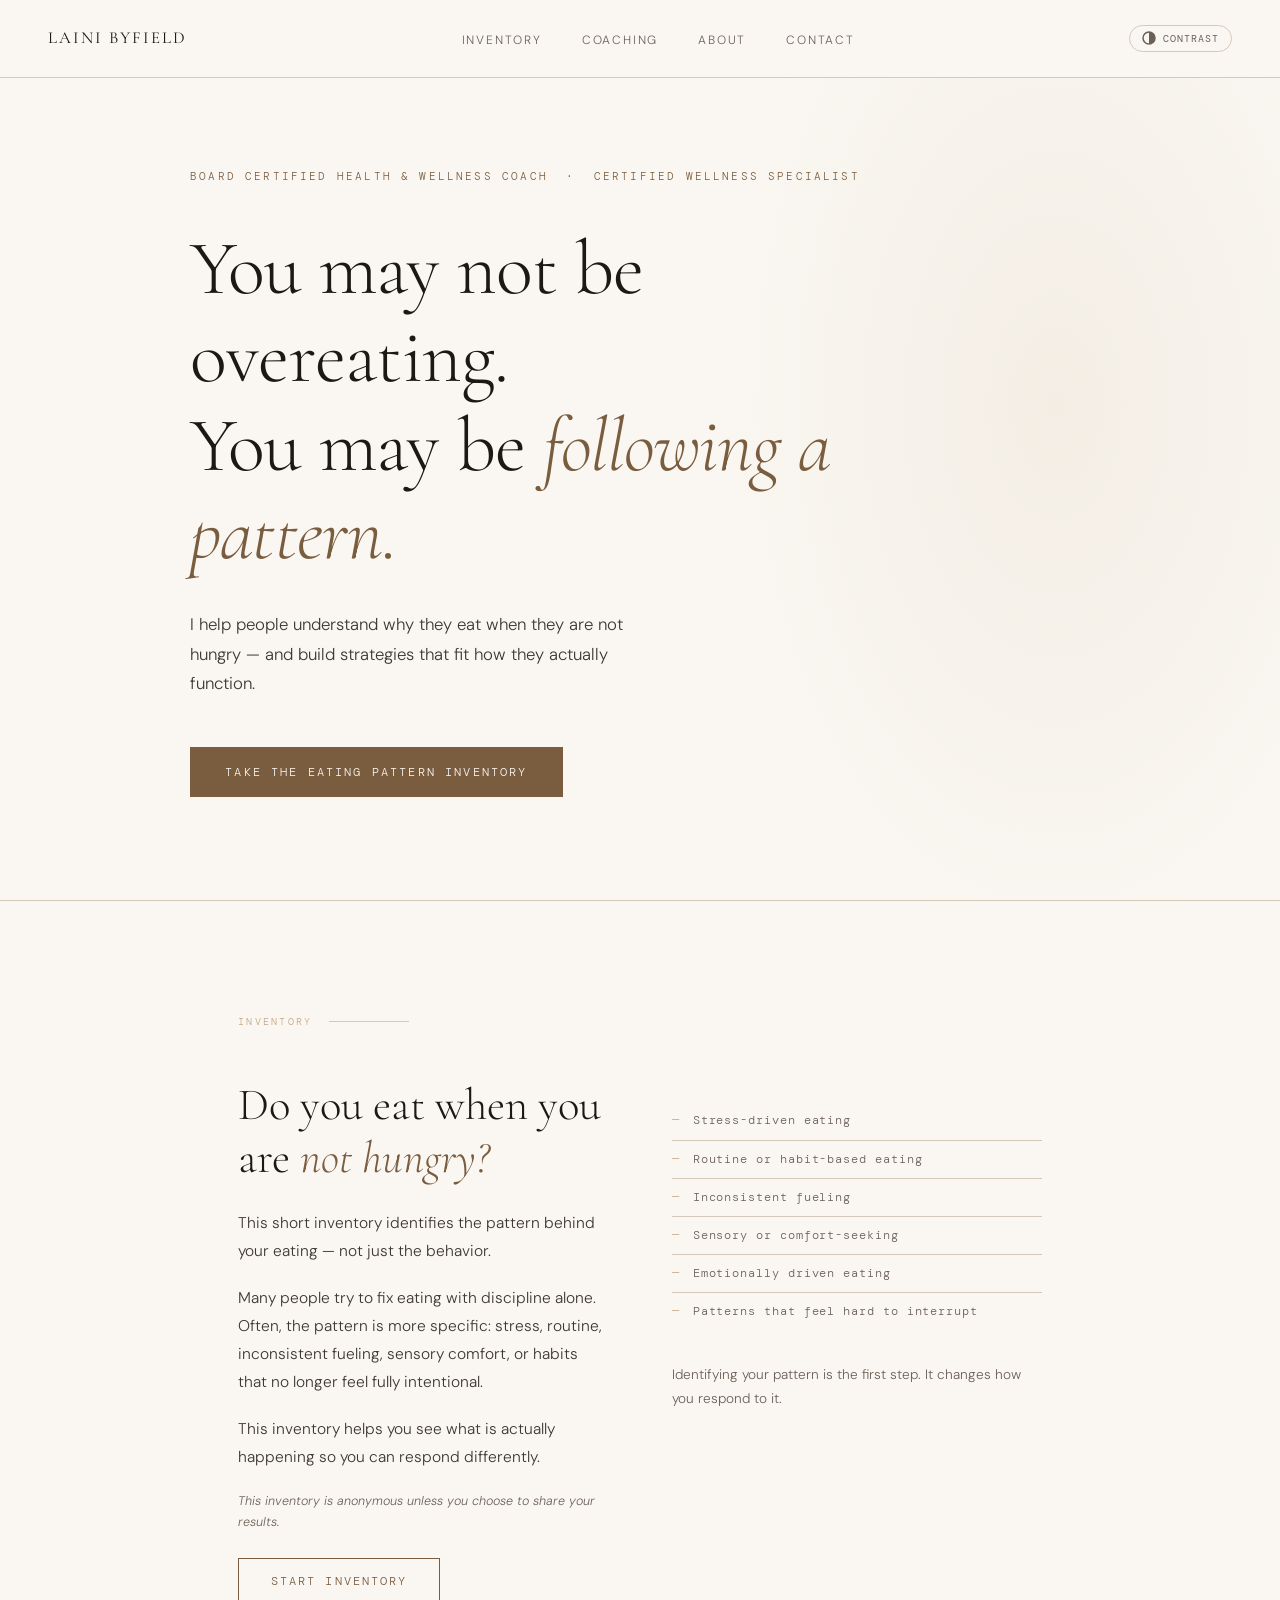
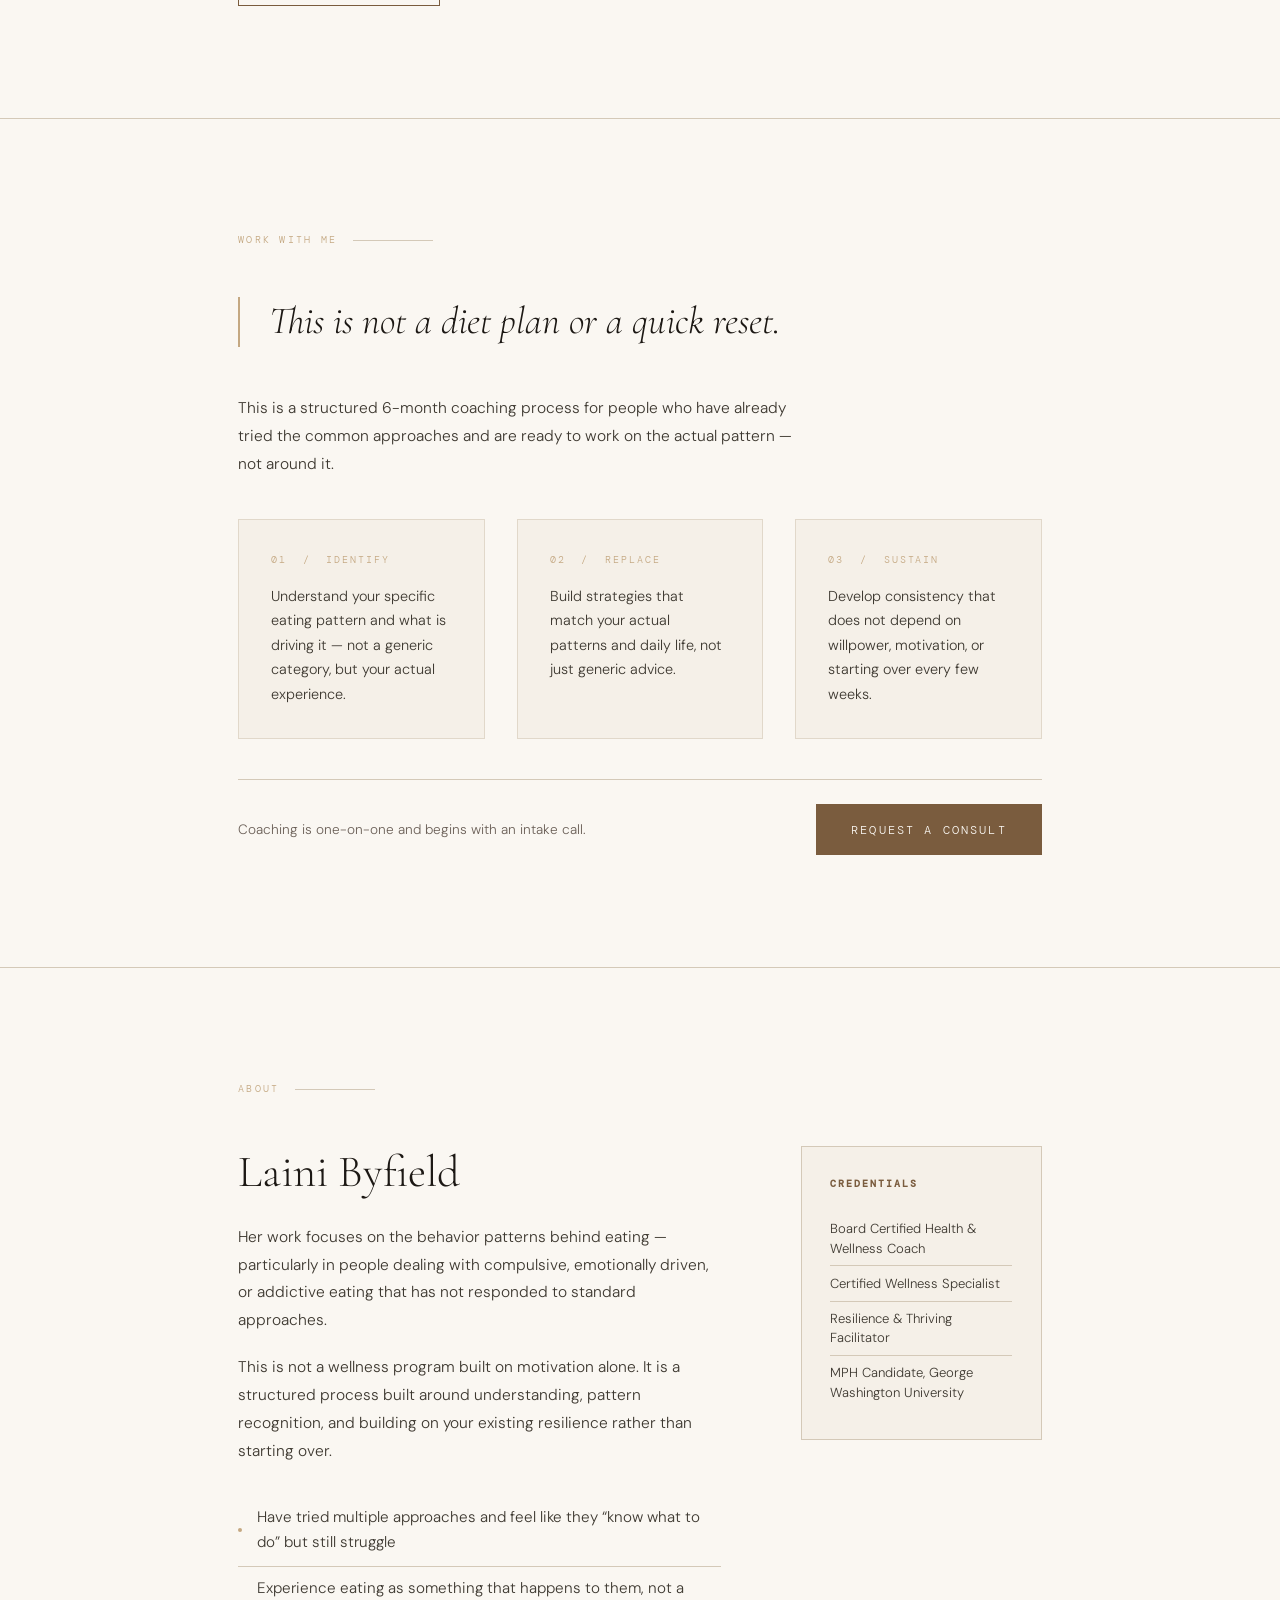
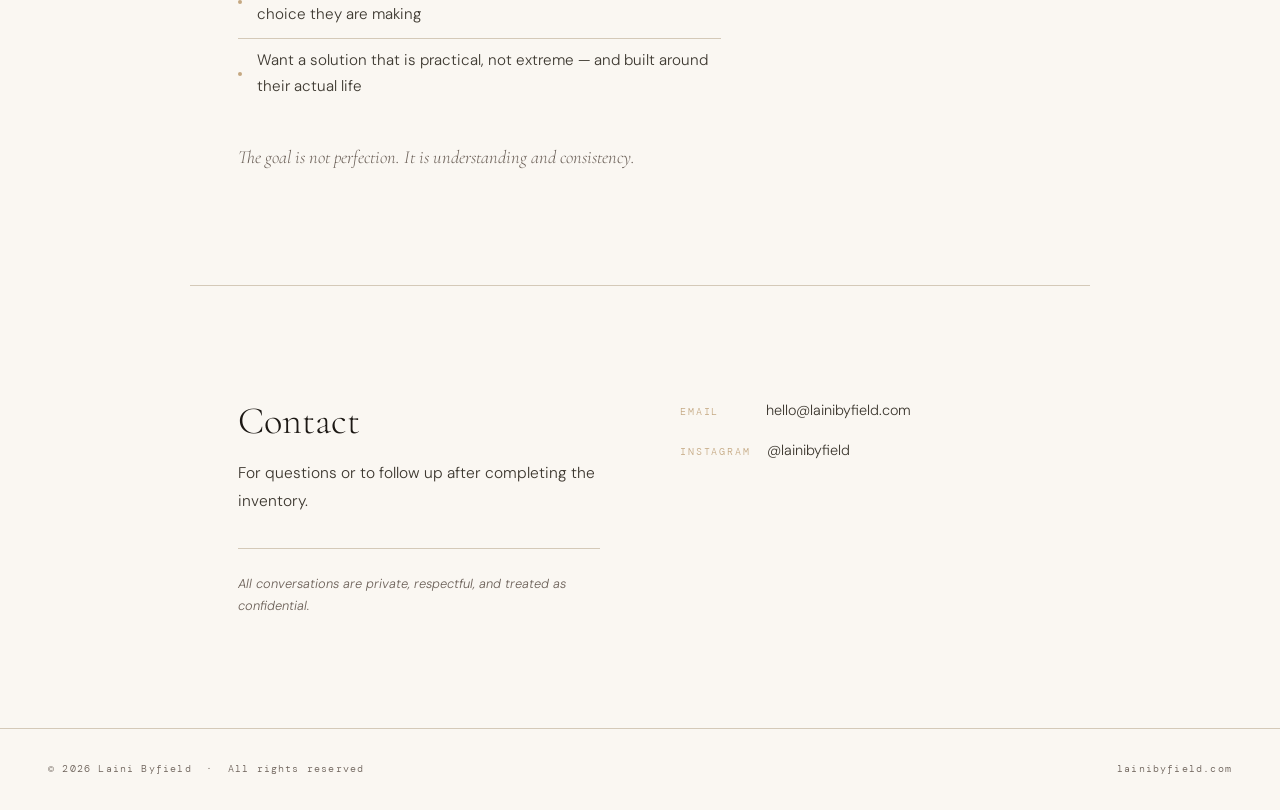
<file: index.html>
<!DOCTYPE html>
<html lang="en">
<head>
<link rel="icon" type="image/x-icon" href="[data-uri]">

<link rel="icon" type="image/png" sizes="32x32" href="[data-uri]">

<link rel="apple-touch-icon" href="[data-uri]">

<meta charset="UTF-8">
<meta name="viewport" content="width=device-width, initial-scale=1.0">
<title>Laini Byfield | Health & Wellness Coaching</title>
<link rel="preconnect" href="https://fonts.googleapis.com">
<link rel="preconnect" href="https://fonts.gstatic.com" crossorigin>
<link href="https://fonts.googleapis.com/css2?family=Cormorant+Garamond:ital,wght@0,300;0,400;0,500;1,300;1,400&family=DM+Mono:wght@300;400&family=DM+Sans:wght@300;400;500&display=swap" rel="stylesheet">
<link rel="stylesheet" href="assets/css/site.css">

<style>
:root {
  --cream: #f5f0e8;
  --warm-white: #faf7f2;
  --ink: #1c1814;
  --ink-light: #3d3830;
  --muted: #6b6058;
  --accent: #7a5c3e;
  --accent-light: #c4a882;
  --rule: #d4c9b8;
  --section-gap: 7rem;
}

*, *::before, *::after { box-sizing: border-box; margin: 0; padding: 0; }
html { scroll-behavior: smooth; }
body {
  background: var(--warm-white);
  color: var(--ink);
  font-family: 'DM Sans', sans-serif;
  font-weight: 300;
  line-height: 1.7;
  font-size: 16px;
  -webkit-font-smoothing: antialiased;
}

/* == NAV == */
nav {
  position: fixed;
  top: 0; left: 0; right: 0;
  z-index: 100;
  padding: 1.5rem 3rem;
  display: flex;
  justify-content: space-between;
  align-items: center;
  background: var(--warm-white);
  border-bottom: 1px solid var(--rule);
  opacity: 0;
  animation: fadeDown 0.8s ease 0.2s forwards;
}

.nav-name {
  font-family: 'Cormorant Garamond', serif;
  font-size: 1.05rem;
  font-weight: 400;
  letter-spacing: 0.12em;
  text-transform: uppercase;
  color: var(--ink);
  text-decoration: none;
}

.nav-links {
  display: flex;
  gap: 2.5rem;
  list-style: none;
}

.nav-links a {
  font-size: 0.75rem;
  letter-spacing: 0.15em;
  text-transform: uppercase;
  color: var(--muted);
  text-decoration: none;
  transition: color 0.2s;
}

.nav-links a:hover { color: var(--ink); }

/* Contrast toggle button */
.contrast-control {
  display: flex;
  align-items: center;
  gap: 0.4rem;
  background: none;
  border: 1px solid var(--rule);
  border-radius: 999px;
  padding: 0.35rem 0.75rem;
  cursor: pointer;
  color: var(--muted);
  font-family: 'DM Mono', monospace;
  font-size: 0.65rem;
  letter-spacing: 0.1em;
  text-transform: uppercase;
  transition: color 0.2s, border-color 0.2s;
  white-space: nowrap;
}

.contrast-control:hover {
  color: var(--ink);
  border-color: var(--accent-light);
}

.contrast-label {
  display: inline;
}

@media (max-width: 768px) {
  .contrast-label { display: none; }
}

/* == HERO == */
.hero {
  min-height: 100vh;
  display: flex;
  align-items: center;
  padding: 10rem 3rem 6rem;
  position: relative;
  overflow: hidden;
}

.hero::before {
  content: '';
  position: absolute;
  top: -20%; right: -10%;
  width: 55%;
  height: 130%;
  background: radial-gradient(ellipse at center, rgba(196,168,130,0.12) 0%, transparent 70%);
  pointer-events: none;
}

.hero-inner {
  max-width: 900px;
  margin: 0 auto;
  width: 100%;
}

.eyebrow {
  font-family: 'DM Mono', monospace;
  font-size: 0.68rem;
  letter-spacing: 0.2em;
  text-transform: uppercase;
  color: var(--accent);
  margin-bottom: 2.5rem;
  opacity: 0;
  animation: fadeUp 0.8s ease 0.4s forwards;
}

.hero h1 {
  font-family: 'Cormorant Garamond', serif;
  font-size: clamp(2.6rem, 6vw, 5rem);
  font-weight: 300;
  line-height: 1.15;
  letter-spacing: -0.01em;
  color: var(--ink);
  margin-bottom: 2rem;
  max-width: 680px;
  opacity: 0;
  animation: fadeUp 0.9s ease 0.55s forwards;
}

.hero h1 em {
  font-style: italic;
  color: var(--accent);
}

.hero-sub {
  font-size: 1.05rem;
  color: var(--ink-light);
  max-width: 480px;
  line-height: 1.75;
  margin-bottom: 3rem;
  opacity: 0;
  animation: fadeUp 0.9s ease 0.7s forwards;
}

.btn-primary {
  display: inline-block;
  padding: 0.95rem 2.2rem;
  background: var(--accent);
  color: var(--warm-white);
  text-decoration: none;
  font-size: 0.75rem;
  letter-spacing: 0.18em;
  text-transform: uppercase;
  font-family: 'DM Mono', monospace;
  transition: background 0.25s, transform 0.2s;
  opacity: 0;
  animation: fadeUp 0.9s ease 0.85s forwards;
}

.btn-primary:hover {
  background: var(--ink);
  transform: translateY(-1px);
}

/* == DIVIDER == */
.rule {
  width: 100%;
  height: 1px;
  background: var(--rule);
}

/* == SECTIONS == */
section {
  padding: var(--section-gap) 3rem;
  max-width: 900px;
  margin: 0 auto;
}

.section-label {
  font-family: 'DM Mono', monospace;
  font-size: 0.65rem;
  letter-spacing: 0.22em;
  text-transform: uppercase;
  color: var(--accent-light);
  margin-bottom: 3rem;
  display: flex;
  align-items: center;
  gap: 1rem;
}

.section-label::after {
  content: '';
  flex: 1;
  height: 1px;
  background: var(--rule);
  max-width: 80px;
}

/* == INVENTORY == */
.assessment-grid {
  display: grid;
  grid-template-columns: 1fr 1fr;
  gap: 4rem;
  align-items: start;
}

.assessment-heading {
  font-family: 'Cormorant Garamond', serif;
  font-size: clamp(1.8rem, 3.5vw, 2.8rem);
  font-weight: 300;
  line-height: 1.2;
  color: var(--ink);
  margin-bottom: 1.5rem;
}

.assessment-heading em {
  font-style: italic;
  color: var(--accent);
}

.body-text {
  color: var(--ink-light);
  font-size: 0.97rem;
  line-height: 1.8;
  margin-bottom: 1.2rem;
}

.pattern-list {
  list-style: none;
  margin: 1.5rem 0 2rem;
}

.pattern-list li {
  font-family: 'DM Mono', monospace;
  font-size: 0.72rem;
  color: var(--muted);
  letter-spacing: 0.08em;
  padding: 0.55rem 0;
  border-bottom: 1px solid var(--rule);
  display: flex;
  align-items: center;
  gap: 0.8rem;
}

.pattern-list li::before {
  content: '—';
  color: var(--accent-light);
}

.note-small {
  font-size: 0.78rem;
  color: var(--muted);
  font-style: italic;
  margin-top: 1rem;
}

.btn-secondary {
  display: inline-block;
  padding: 0.85rem 2rem;
  border: 1px solid var(--accent);
  color: var(--accent);
  text-decoration: none;
  font-size: 0.72rem;
  letter-spacing: 0.18em;
  text-transform: uppercase;
  font-family: 'DM Mono', monospace;
  transition: all 0.25s;
  margin-top: 1.5rem;
}

.btn-secondary:hover {
  background: var(--accent);
  color: var(--warm-white);
}

/* == COACHING == */
.coaching-intro {
  font-family: 'Cormorant Garamond', serif;
  font-size: clamp(1.6rem, 3vw, 2.4rem);
  font-weight: 300;
  font-style: italic;
  color: var(--ink);
  line-height: 1.3;
  margin-bottom: 3rem;
  max-width: 560px;
  border-left: 2px solid var(--accent-light);
  padding-left: 1.8rem;
}

.coaching-pillars {
  display: grid;
  grid-template-columns: repeat(3, 1fr);
  gap: 2rem;
  margin: 2.5rem 0;
}

.pillar {
  padding: 2rem;
  background: var(--cream);
  position: relative;
}

.pillar-num {
  font-family: 'DM Mono', monospace;
  font-size: 0.6rem;
  letter-spacing: 0.2em;
  color: var(--accent-light);
  margin-bottom: 1rem;
  display: block;
}

.pillar p {
  font-size: 0.9rem;
  color: var(--ink-light);
  line-height: 1.7;
}

.coaching-note {
  font-size: 0.85rem;
  color: var(--muted);
  border-top: 1px solid var(--rule);
  padding-top: 1.5rem;
  margin-top: 2.5rem;
  display: flex;
  justify-content: space-between;
  align-items: center;
  flex-wrap: wrap;
  gap: 1rem;
}

/* == ABOUT == */
.about-grid {
  display: grid;
  grid-template-columns: 2fr 1fr;
  gap: 5rem;
  align-items: start;
}

.about-heading {
  font-family: 'Cormorant Garamond', serif;
  font-size: clamp(1.8rem, 3.5vw, 2.8rem);
  font-weight: 300;
  color: var(--ink);
  margin-bottom: 1.5rem;
  line-height: 1.2;
}

.credential-block {
  border: 1px solid var(--rule);
  padding: 1.8rem;
  background: var(--cream);
}

.credential-block h4 {
  font-family: 'DM Mono', monospace;
  font-size: 0.62rem;
  letter-spacing: 0.2em;
  text-transform: uppercase;
  color: var(--accent);
  margin-bottom: 1.2rem;
}

.credential-block ul {
  list-style: none;
}

.credential-block li {
  font-size: 0.82rem;
  color: var(--ink-light);
  padding: 0.45rem 0;
  border-bottom: 1px solid var(--rule);
  line-height: 1.5;
}

.credential-block li:last-child { border: none; }

.who-list {
  margin: 1.8rem 0;
  list-style: none;
}

.who-list li {
  font-size: 0.95rem;
  color: var(--ink-light);
  padding: 0.6rem 0;
  border-bottom: 1px solid var(--rule);
  padding-left: 1.2rem;
  position: relative;
}

.who-list li::before {
  content: '';
  position: absolute;
  left: 0; top: 50%;
  transform: translateY(-50%);
  width: 4px; height: 4px;
  border-radius: 50%;
  background: var(--accent-light);
}

.closing-line {
  font-family: 'Cormorant Garamond', serif;
  font-size: 1.15rem;
  font-style: italic;
  color: var(--muted);
  margin-top: 2rem;
}

/* == CONTACT == */
.contact-wrapper {
  max-width: 900px;
  margin: 0 auto;
  padding: var(--section-gap) 3rem;
  border-top: 1px solid var(--rule);
}

.contact-inner {
  display: grid;
  grid-template-columns: 1fr 1fr;
  gap: 5rem;
  align-items: start;
}

.contact-heading {
  font-family: 'Cormorant Garamond', serif;
  font-size: clamp(1.6rem, 3vw, 2.4rem);
  font-weight: 300;
  color: var(--ink);
  margin-bottom: 1rem;
}

.contact-links {
  display: flex;
  flex-direction: column;
  gap: 1rem;
}

.contact-item {
  display: flex;
  gap: 1rem;
  align-items: baseline;
}

.contact-label {
  font-family: 'DM Mono', monospace;
  font-size: 0.65rem;
  letter-spacing: 0.18em;
  color: var(--accent-light);
  min-width: 70px;
  text-transform: uppercase;
}

.contact-value {
  font-size: 0.9rem;
  color: var(--ink-light);
  text-decoration: none;
  transition: color 0.2s;
}

.contact-value:hover { color: var(--accent); }

.privacy-note {
  font-size: 0.8rem;
  color: var(--muted);
  font-style: italic;
  margin-top: 2rem;
  padding-top: 1.5rem;
  border-top: 1px solid var(--rule);
}

/* == FOOTER == */
footer {
  padding: 2rem 3rem;
  border-top: 1px solid var(--rule);
  display: flex;
  justify-content: space-between;
  align-items: center;
  max-width: 100%;
}

footer p {
  font-family: 'DM Mono', monospace;
  font-size: 0.62rem;
  letter-spacing: 0.12em;
  color: var(--muted);
}

/* == ANIMATIONS == */
@keyframes fadeUp {
  from { opacity: 0; transform: translateY(18px); }
  to   { opacity: 1; transform: translateY(0); }
}

@keyframes fadeDown {
  from { opacity: 0; transform: translateY(-8px); }
  to   { opacity: 1; transform: translateY(0); }
}

.reveal {
  opacity: 0;
  transform: translateY(20px);
  transition: opacity 0.7s ease, transform 0.7s ease;
}

.reveal.visible {
  opacity: 1;
  transform: translateY(0);
}

/* == RESPONSIVE == */
@media (max-width: 768px) {
  nav { padding: 1.2rem 1.5rem; }
  .nav-links { display: none; }
  .hero, section, .contact-wrapper { padding-left: 1.5rem; padding-right: 1.5rem; }
  .assessment-grid, .about-grid, .contact-inner { grid-template-columns: 1fr; gap: 2.5rem; }
  .coaching-pillars { grid-template-columns: 1fr; }
  footer { padding: 1.5rem; flex-direction: column; gap: 0.5rem; text-align: center; }
}
</style>
</head>

<body>

<!-- NAV -->
<nav>
  <a href="#" class="nav-name">Laini Byfield</a>
  <ul class="nav-links">
    <li><a href="assessment.html">Inventory</a></li>
    <li><a href="#coaching">Coaching</a></li>
    <li><a href="#about">About</a></li>
    <li><a href="#contact">Contact</a></li>
  </ul>
  <button class="contrast-control" id="contrastToggle" aria-label="Toggle high contrast mode" aria-pressed="false">
    <svg width="14" height="14" viewBox="0 0 14 14" fill="none" aria-hidden="true">
      <circle cx="7" cy="7" r="6" stroke="currentColor" stroke-width="1.5"/>
      <path d="M7 1a6 6 0 0 1 0 12V1z" fill="currentColor"/>
    </svg>
    <span class="contrast-label">Contrast</span>
  </button>
</nav>

<!-- HERO -->
<div class="hero">
  <div class="hero-inner">
    <p class="eyebrow">Board Certified Health &amp; Wellness Coach &nbsp;&middot;&nbsp; Certified Wellness Specialist</p>
    <h1>You may not be overeating.<br>You may be <em>following a pattern.</em></h1>
    <p class="hero-sub">I help people understand why they eat when they are not hungry &mdash; and build strategies that fit how they actually function.</p>
    <a href="assessment.html" class="btn-primary">Take the Eating Pattern Inventory</a>
  </div>
</div>

<div class="rule"></div>

<!-- INVENTORY -->
<section id="assessment">
  <p class="section-label reveal">Inventory</p>
  <div class="assessment-grid">
    <div class="reveal">
      <h2 class="assessment-heading">Do you eat when you are <em>not hungry?</em></h2>
      <p class="body-text">This short inventory identifies the pattern behind your eating &mdash; not just the behavior.</p>
      <p class="body-text">Many people try to fix eating with discipline alone. Often, the pattern is more specific: stress, routine, inconsistent fueling, sensory comfort, or habits that no longer feel fully intentional.</p>
      <p class="body-text">This inventory helps you see what is actually happening so you can respond differently.</p>
      <p class="note-small">This inventory is anonymous unless you choose to share your results.</p>
      <a href="assessment.html" class="btn-secondary">Start Inventory</a>
    </div>
    <div class="reveal">
      <ul class="pattern-list">
        <li>Stress-driven eating</li>
        <li>Routine or habit-based eating</li>
        <li>Inconsistent fueling</li>
        <li>Sensory or comfort-seeking</li>
        <li>Emotionally driven eating</li>
        <li>Patterns that feel hard to interrupt</li>
      </ul>
      <p class="body-text" style="font-size:0.85rem; color: var(--muted);">Identifying your pattern is the first step. It changes how you respond to it.</p>
    </div>
  </div>
</section>

<div class="rule"></div>

<!-- COACHING -->
<section id="coaching">
  <p class="section-label reveal">Work With Me</p>
  <p class="coaching-intro reveal">This is not a diet plan or a quick reset.</p>
  <p class="body-text reveal" style="max-width: 560px;">This is a structured 6-month coaching process for people who have already tried the common approaches and are ready to work on the actual pattern &mdash; not around it.</p>
  <div class="coaching-pillars reveal">
    <div class="pillar">
      <span class="pillar-num">01 &nbsp;/&nbsp; Identify</span>
      <p>Understand your specific eating pattern and what is driving it &mdash; not a generic category, but your actual experience.</p>
    </div>
    <div class="pillar">
      <span class="pillar-num">02 &nbsp;/&nbsp; Replace</span>
      <p>Build strategies that match your actual patterns and daily life, not just generic advice.</p>
    </div>
    <div class="pillar">
      <span class="pillar-num">03 &nbsp;/&nbsp; Sustain</span>
      <p>Develop consistency that does not depend on willpower, motivation, or starting over every few weeks.</p>
    </div>
  </div>
  <div class="coaching-note reveal">
    <span>Coaching is one-on-one and begins with an intake call.</span>
    <a href="#contact" class="btn-primary" style="opacity:1; animation:none;">Request a Consult</a>
  </div>
</section>

<div class="rule"></div>

<!-- ABOUT -->
<section id="about">
  <p class="section-label reveal">About</p>
  <div class="about-grid">
    <div class="reveal">
      <h2 class="about-heading">Laini Byfield</h2>
      <p class="body-text">Her work focuses on the behavior patterns behind eating &mdash; particularly in people dealing with compulsive, emotionally driven, or addictive eating that has not responded to standard approaches.</p>
      <p class="body-text">This is not a wellness program built on motivation alone. It is a structured process built around understanding, pattern recognition, and building on your existing resilience rather than starting over.</p>
      <ul class="who-list">
        <li>Have tried multiple approaches and feel like they &ldquo;know what to do&rdquo; but still struggle</li>
        <li>Experience eating as something that happens to them, not a choice they are making</li>
        <li>Want a solution that is practical, not extreme &mdash; and built around their actual life</li>
      </ul>
      <p class="closing-line">The goal is not perfection. It is understanding and consistency.</p>
    </div>
    <div class="reveal">
      <div class="credential-block">
        <h4>Credentials</h4>
        <ul>
          <li>Board Certified Health &amp; Wellness Coach</li>
          <li>Certified Wellness Specialist</li>
          <li>Resilience &amp; Thriving Facilitator</li>
          <li>MPH Candidate, George Washington University</li>
        </ul>
      </div>
    </div>
  </div>
</section>

<!-- CONTACT -->
<div class="contact-wrapper" id="contact">
  <div class="contact-inner">
    <div class="reveal">
      <h2 class="contact-heading">Contact</h2>
      <p class="body-text">For questions or to follow up after completing the inventory.</p>
      <p class="privacy-note">All conversations are private, respectful, and treated as confidential.</p>
    </div>
    <div class="reveal">
      <div class="contact-links">
        <div class="contact-item">
          <span class="contact-label">Email</span>
          <a href="mailto:hello@lainibyfield.com" class="contact-value">hello@lainibyfield.com</a>
        </div>
        <div class="contact-item">
          <span class="contact-label">Instagram</span>
          <a href="#" class="contact-value">@lainibyfield</a>
        </div>
      </div>
    </div>
  </div>
</div>

<!-- FOOTER -->
<footer>
  <p>&copy; 2026 Laini Byfield &nbsp;&middot;&nbsp; All rights reserved</p>
  <p>lainibyfield.com</p>
</footer>

<script>
// Scroll reveal — with fallback to show all if observer fails
try {
  const observer = new IntersectionObserver((entries) => {
    entries.forEach(e => {
      if (e.isIntersecting) {
        e.target.classList.add('visible');
        observer.unobserve(e.target);
      }
    });
  }, { threshold: 0.08, rootMargin: '0px 0px -40px 0px' });

  document.querySelectorAll('.reveal').forEach(el => observer.observe(el));

  // Fallback: if nothing becomes visible within 1s, show everything
  setTimeout(() => {
    document.querySelectorAll('.reveal:not(.visible)').forEach(el => {
      el.classList.add('visible');
    });
  }, 1000);
} catch(e) {
  document.querySelectorAll('.reveal').forEach(el => el.classList.add('visible'));
}
</script>

<script>
// Contrast toggle — persists via localStorage, matches other pages
(function() {
  const btn = document.getElementById('contrastToggle');
  if (!btn) return;
  const apply = (on) => {
    document.body.classList.toggle('high-contrast', on);
    btn.setAttribute('aria-pressed', String(on));
    btn.querySelector('.contrast-label').textContent = on ? 'Contrast On' : 'Contrast';
  };
  // Apply saved preference on load
  apply(localStorage.getItem('hc') === '1');
  btn.addEventListener('click', () => {
    const next = !document.body.classList.contains('high-contrast');
    localStorage.setItem('hc', next ? '1' : '0');
    apply(next);
  });
})();
</script>

</body>
</html>
</file>
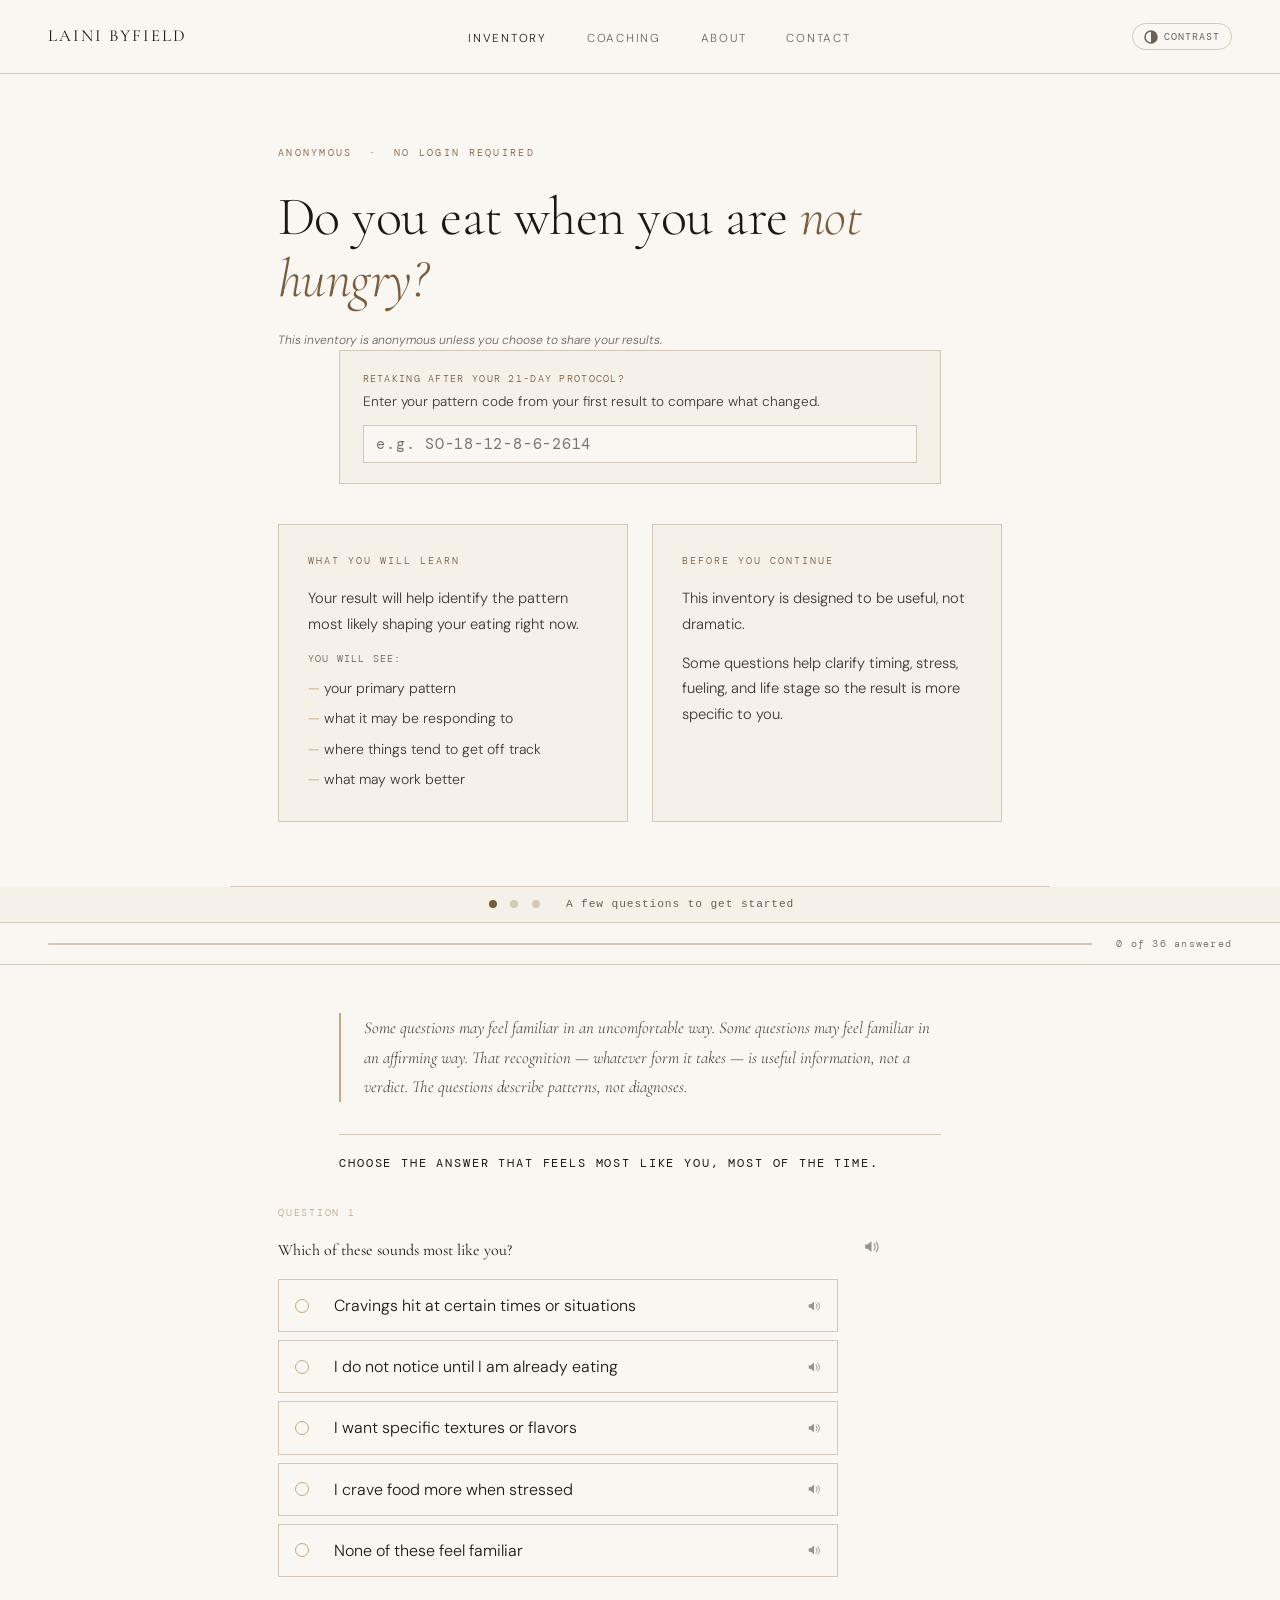
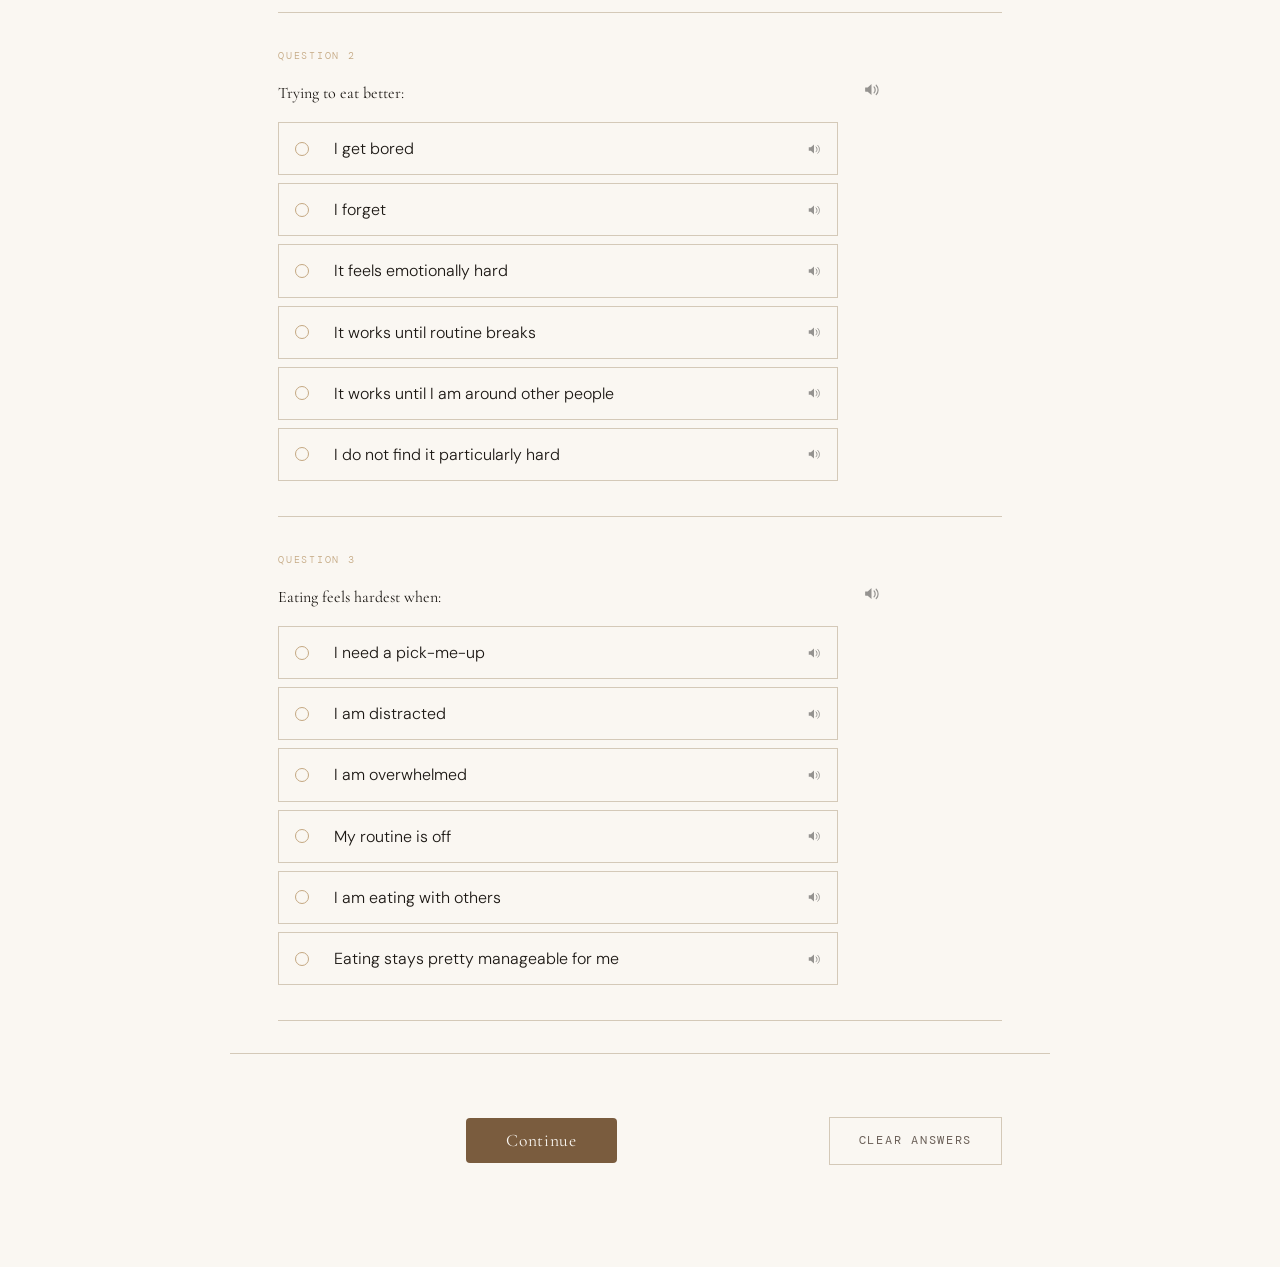
<file: assessment.html>
<!DOCTYPE html>
<html lang="en">
<head>
    <link rel="icon" type="image/x-icon" href="[data-uri]">
  <link rel="icon" type="image/png" sizes="32x32" href="[data-uri]">
  <link rel="apple-touch-icon" href="[data-uri]">
  <meta charset="UTF-8" />
  <meta name="viewport" content="width=device-width, initial-scale=1.0" />
  <title>Eating Pattern Inventory | Laini Byfield</title>
  <link rel="preconnect" href="https://fonts.googleapis.com" />
  <link rel="preconnect" href="https://fonts.gstatic.com" crossorigin />
  <link href="https://fonts.googleapis.com/css2?family=Cormorant+Garamond:ital,wght@0,300;0,400;0,500;1,300;1,400&family=DM+Mono:wght@300;400&family=DM+Sans:wght@300;400;500&display=swap" rel="stylesheet" />
  <link rel="stylesheet" href="assets/css/site.css" />
  <style>
    :root {
      --cream: #f5f0e8;
      --warm-white: #faf7f2;
      --ink: #1c1814;
      --ink-light: #3d3830;
      --muted: #6b6058;
      --accent: #7a5c3e;
      --accent-light: #c4a882;
      --rule: #d4c9b8;
      --answered: #e8f0e8;
    }

    *, *::before, *::after { box-sizing: border-box; margin: 0; padding: 0; }
    html { scroll-behavior: smooth; }

    body {
      background: var(--warm-white);
      color: var(--ink);
      font-family: 'DM Sans', sans-serif;
      font-weight: 300;
      line-height: 1.7;
      font-size: 16px;
      -webkit-font-smoothing: antialiased;
    }

    nav {
      position: fixed;
      top: 0; left: 0; right: 0;
      z-index: 100;
      padding: 1.4rem 3rem;
      display: flex;
      justify-content: space-between;
      align-items: center;
      background: var(--warm-white);
      border-bottom: 1px solid var(--rule);
    }

    .nav-name {
      font-family: 'Cormorant Garamond', serif;
      font-size: 1.05rem;
      font-weight: 400;
      letter-spacing: 0.12em;
      text-transform: uppercase;
      color: var(--ink);
      text-decoration: none;
    }

    .nav-links {
      display: flex;
      gap: 2.5rem;
      list-style: none;
    }

    .nav-links a {
      font-size: 0.72rem;
      letter-spacing: 0.15em;
      text-transform: uppercase;
      color: var(--muted);
      text-decoration: none;
      transition: color 0.2s;
    }

    .nav-links a:hover,
    .nav-links a.active { color: var(--ink); }

    .page-hero {
      padding: 9rem 3rem 4rem;
      max-width: 820px;
      margin: 0 auto;
      border-bottom: 1px solid var(--rule);
    }

    .eyebrow {
      font-family: 'DM Mono', monospace;
      font-size: 0.65rem;
      letter-spacing: 0.22em;
      text-transform: uppercase;
      color: var(--accent);
      margin-bottom: 1.5rem;
    }

    .page-hero h1 {
      font-family: 'Cormorant Garamond', serif;
      font-size: clamp(2rem, 4.5vw, 3.4rem);
      font-weight: 300;
      line-height: 1.15;
      color: var(--ink);
      margin-bottom: 1.2rem;
    }

    .page-hero h1 em {
      font-style: italic;
      color: var(--accent);
    }

    .page-sub {
      font-size: 0.97rem;
      color: var(--ink-light);
      max-width: 520px;
      line-height: 1.8;
      margin-bottom: 0.8rem;
    }

    .note-small {
      font-size: 0.75rem;
      color: var(--muted);
      font-style: italic;
    }

    .progress-bar-wrap {
      position: sticky;
      top: 65px;
      z-index: 90;
      background: var(--warm-white);
      border-bottom: 1px solid var(--rule);
      padding: 0.75rem 3rem;
      display: flex;
      align-items: center;
      gap: 1.5rem;
    }

    .progress-track {
      flex: 1;
      height: 2px;
      background: var(--rule);
      border-radius: 2px;
      overflow: hidden;
    }

    .progress-fill {
      height: 100%;
      width: 0%;
      background: var(--accent);
      transition: width 0.3s ease;
      border-radius: 2px;
    }

    .progress-count {
      font-family: 'DM Mono', monospace;
      font-size: 0.65rem;
      letter-spacing: 0.12em;
      color: var(--muted);
      white-space: nowrap;
      min-width: 70px;
      text-align: right;
    }

    .questions-wrap {
      max-width: 820px;
      margin: 0 auto;
      padding: 3rem 3rem 2rem;
    }

    .question-block {
      padding: 2.2rem 0;
      border-bottom: 1px solid var(--rule);
      transition: background 0.2s;
    }

    .question-block:last-child { border-bottom: none; }

    .question-number {
      font-family: 'DM Mono', monospace;
      font-size: 0.62rem;
      letter-spacing: 0.18em;
      color: var(--accent-light);
      text-transform: uppercase;
    }

    .question-text {
      font-size: 1rem;
      color: var(--ink);
      font-weight: 400;
      line-height: 1.55;
      margin-bottom: 1.2rem;
      max-width: 580px;
    }

    .option-list {
      display: flex;
      flex-direction: column;
      gap: 0.5rem;
    }

    .option-row {
      display: flex;
      align-items: center;
      gap: 0.9rem;
      padding: 0.75rem 1rem;
      border: 1px solid var(--rule);
      background: var(--warm-white);
      cursor: pointer;
      transition: border-color 0.18s, background 0.18s;
      max-width: 560px;
    }

    .option-row:hover {
      border-color: var(--accent-light);
      background: var(--cream);
    }

    .option-row input[type="radio"] {
      appearance: none;
      -webkit-appearance: none;
      width: 14px;
      height: 14px;
      border: 1px solid var(--accent-light);
      border-radius: 50%;
      flex-shrink: 0;
      position: relative;
      transition: border-color 0.18s;
    }

    .option-row input[type="radio"]:checked {
      border-color: var(--accent);
      background: var(--accent);
      box-shadow: inset 0 0 0 3px var(--warm-white);
    }

    .option-row:has(input:checked) {
      border-color: var(--accent);
      background: var(--cream);
    }

    .option-text {
      font-size: 0.92rem;
      color: var(--ink-light);
      line-height: 1.4;
    }

    .form-actions {
      max-width: 820px;
      margin: 0 auto;
      padding: 2.5rem 3rem 5rem;
      display: flex;
      align-items: center;
      gap: 1.5rem;
      border-top: 1px solid var(--rule);
      flex-wrap: wrap;
    }

    .btn-primary {
      display: inline-block;
      padding: 0.95rem 2.2rem;
      background: var(--accent);
      color: var(--warm-white);
      text-decoration: none;
      font-size: 0.72rem;
      letter-spacing: 0.18em;
      text-transform: uppercase;
      font-family: 'DM Mono', monospace;
      border: none;
      cursor: pointer;
      transition: background 0.22s, transform 0.18s;
    }

    .btn-primary:hover {
      background: var(--ink);
      transform: translateY(-1px);
    }

    .btn-ghost {
      display: inline-block;
      padding: 0.95rem 1.8rem;
      background: transparent;
      color: var(--muted);
      font-size: 0.72rem;
      letter-spacing: 0.15em;
      text-transform: uppercase;
      font-family: 'DM Mono', monospace;
      border: 1px solid var(--rule);
      cursor: pointer;
      transition: color 0.2s, border-color 0.2s;
    }

    .btn-ghost:hover {
      color: var(--ink);
      border-color: var(--ink-light);
    }

    .helper-text {
      font-size: 0.8rem;
      color: var(--accent);
      font-style: italic;
      display: none;
      width: 100%;
      margin-top: 0.5rem;
    }

    .helper-text.visible { display: block; }

    .hero-cards {
      display: grid;
      grid-template-columns: 1fr 1fr;
      gap: 1.5rem;
      margin-top: 2.5rem;
    }

    .hero-card {
      padding: 1.8rem;
      background: var(--cream);
      border: 1px solid var(--rule);
    }

    .card-kicker {
      font-family: 'DM Mono', monospace;
      font-size: 0.62rem;
      letter-spacing: 0.2em;
      text-transform: uppercase;
      color: var(--accent);
      display: block;
      margin-bottom: 1rem;
    }

    .card-body {
      font-size: 0.92rem;
      color: var(--ink-light);
      line-height: 1.75;
      margin-bottom: 0.8rem;
    }

    .card-label-small {
      font-family: 'DM Mono', monospace;
      font-size: 0.62rem;
      letter-spacing: 0.12em;
      color: var(--muted);
      text-transform: uppercase;
      margin-bottom: 0.6rem;
      margin-top: 0.4rem;
    }

    .card-list {
      list-style: none;
      display: flex;
      flex-direction: column;
      gap: 0.4rem;
    }

    .card-list li {
      font-size: 0.88rem;
      color: var(--ink-light);
      padding-left: 1rem;
      position: relative;
    }

    .card-list li::before {
      content: '—';
      position: absolute;
      left: 0;
      color: var(--accent-light);
    }

    @media (max-width: 768px) {
      nav { padding: 1.2rem 1.5rem; }
      .nav-links { display: none; }
      .page-hero,
      .questions-wrap,
      .form-actions { padding-left: 1.5rem; padding-right: 1.5rem; }
      .progress-bar-wrap { padding-left: 1.5rem; padding-right: 1.5rem; }
      .hero-cards { grid-template-columns: 1fr; }
    }

    .prior-code-section {
      max-width: 640px;
      margin: 0 auto 2rem auto;
      padding: 0 1.2rem;
    }
    .prior-code-inner {
      padding: 1.2rem 1.4rem;
      background: var(--cream);
      border: 1px solid var(--rule);
    }
    .prior-code-label {
      font-family: 'DM Mono', monospace;
      font-size: 0.62rem;
      letter-spacing: 0.13em;
      color: var(--accent);
      margin-bottom: 0.3rem;
    }
    .prior-code-hint {
      font-size: 0.85rem;
      color: var(--ink-light);
      margin-bottom: 0.8rem;
      line-height: 1.5;
    }
    .prior-code-row {
      display: flex;
      gap: 0.5rem;
      align-items: center;
    }
    .prior-code-input {
      font-family: 'DM Mono', monospace;
      font-size: 0.95rem;
      color: var(--ink);
      background: var(--warm-white);
      border: 1px solid var(--rule);
      padding: 0.5rem 0.8rem;
      width: 100%;
      letter-spacing: 0.05em;
      outline: none;
    }
    .prior-code-input:focus { border-color: var(--accent); }
    .prior-code-clear {
      background: none;
      border: none;
      font-size: 1.2rem;
      color: var(--muted);
      cursor: pointer;
      padding: 0.3rem 0.5rem;
      flex-shrink: 0;
    }
    .prior-code-saved {
      font-size: 0.78rem;
      color: var(--accent);
      font-style: italic;
      margin-top: 0.5rem;
    }

    .layer-indicator {
      text-align: center;
      padding: 0.5rem 1rem;
      font-family: 'Courier New', monospace;
      font-size: 0.7rem;
      letter-spacing: 0.08em;
      color: var(--muted);
      background: var(--cream);
      border-bottom: 1px solid var(--rule);
    }
    .layer-dot {
      display: inline-block;
      width: 8px; height: 8px;
      border-radius: 50%;
      background: var(--rule);
      margin: 0 3px;
      vertical-align: middle;
      transition: background 0.3s;
    }
    .layer-dot.active { background: var(--accent); }
    .continue-btn:hover { background: #5a4030 !important; }

    .prescreen-exit {
      display: none;
      background: var(--cream);
      border-left: 3px solid var(--accent);
      padding: 1.5rem 2rem;
      margin: 1.5rem 0;
      border-radius: 0 4px 4px 0;
    }
    .prescreen-exit p {
      font-family: 'DM Sans', sans-serif;
      font-size: 0.95rem;
      color: var(--ink-light);
      margin-bottom: 1rem;
      line-height: 1.6;
    }
    .prescreen-exit-actions {
      display: flex;
      gap: 1rem;
      flex-wrap: wrap;
    }
    .btn-exit-result {
      font-family: 'DM Mono', monospace;
      font-size: 0.72rem;
      letter-spacing: 0.1em;
      text-transform: uppercase;
      background: var(--accent);
      color: var(--warm-white);
      border: none;
      padding: 0.65rem 1.4rem;
      border-radius: 3px;
      cursor: pointer;
    }
    .btn-exit-continue {
      font-family: 'DM Mono', monospace;
      font-size: 0.72rem;
      letter-spacing: 0.1em;
      text-transform: uppercase;
      background: transparent;
      color: var(--accent);
      border: 1px solid var(--accent);
      padding: 0.65rem 1.4rem;
      border-radius: 3px;
      cursor: pointer;
    }
    .hidden-input { display: none !important; }
    .unanswered-flag { outline: 2px solid #c0392b; outline-offset: 4px; border-radius: 2px; }
  </style>
</head>
<body>

<nav>
  <a href="index.html" class="nav-name">Laini Byfield</a>
  <ul class="nav-links">
    <li><a href="assessment.html" class="active">Inventory</a></li>
    <li><a href="index.html#coaching">Coaching</a></li>
    <li><a href="index.html#about">About</a></li>
    <li><a href="index.html#contact">Contact</a></li>
  </ul>
  <button class="contrast-control" id="contrastToggle" aria-label="Toggle high contrast mode" aria-pressed="false">
    <svg width="14" height="14" viewBox="0 0 14 14" fill="none" aria-hidden="true">
      <circle cx="7" cy="7" r="6" stroke="currentColor" stroke-width="1.5"/>
      <path d="M7 1a6 6 0 0 1 0 12V1z" fill="currentColor"/>
    </svg>
    <span class="contrast-label">Contrast</span>
  </button>
</nav>

<div class="page-hero">
  <p class="eyebrow">Anonymous &nbsp;&middot;&nbsp; No login required</p>
  <h1>Do you eat when you are <em>not hungry?</em></h1>
  <p class="note-small">This inventory is anonymous unless you choose to share your results.</p>

  <div class="prior-code-section" id="priorCodeSection">
    <div class="prior-code-inner">
      <p class="prior-code-label">RETAKING AFTER YOUR 21-DAY PROTOCOL?</p>
      <p class="prior-code-hint">Enter your pattern code from your first result to compare what changed.</p>
      <div class="prior-code-row">
        <input type="text" id="priorCodeInput" class="prior-code-input"
               placeholder="e.g. SO-18-12-8-6-2614"
               maxlength="24"
               autocomplete="off"
               autocorrect="off"
               autocapitalize="characters" />
        <button type="button" id="priorCodeClear" class="prior-code-clear hidden-input">&times;</button>
      </div>
      <p class="prior-code-saved hidden-input" id="priorCodeSaved">Code saved &mdash; your results will include a comparison.</p>
    </div>
  </div>

  <div class="hero-cards">
    <div class="hero-card">
      <span class="card-kicker">What you will learn</span>
      <p class="card-body">Your result will help identify the pattern most likely shaping your eating right now.</p>
      <p class="card-label-small">You will see:</p>
      <ul class="card-list">
        <li>your primary pattern</li>
        <li>what it may be responding to</li>
        <li>where things tend to get off track</li>
        <li>what may work better</li>
      </ul>
    </div>
    <div class="hero-card">
      <span class="card-kicker">Before you continue</span>
      <p class="card-body">This inventory is designed to be useful, not dramatic.</p>
      <p class="card-body">Some questions help clarify timing, stress, fueling, and life stage so the result is more specific to you.</p>
    </div>
  </div>
</div>

<div class="layer-indicator" id="layerIndicator">
  <span class="layer-dot active" id="dot1"></span>
  <span class="layer-dot" id="dot2"></span>
  <span class="layer-dot" id="dot3"></span>
  &nbsp; <span id="layerLabel">A few questions to get started</span>
</div>

<div class="progress-bar-wrap">
  <div class="progress-track">
    <div class="progress-fill" id="progressFill"></div>
  </div>
  <span class="progress-count"><span id="answeredCount">0</span> of <span id="totalCount">36</span> answered</span>
</div>

<div class="questions-wrap">

  <!-- Framing copy — addresses self-recognition anxiety before questions begin -->
  <div style="max-width: 640px; margin: 0 auto 2rem auto; padding: 0 1.2rem;">
    <p style="font-family: 'Cormorant Garamond', serif; font-size: 1.05rem; font-style: italic; color: var(--ink-light); line-height: 1.75; border-left: 2px solid var(--accent-light); padding-left: 1.4rem;">Some questions may feel familiar in an uncomfortable way. Some questions may feel familiar in an affirming way. That recognition &mdash; whatever form it takes &mdash; is useful information, not a verdict. The questions describe patterns, not diagnoses.</p>
  </div>

  <!-- Directive -->
  <div style="max-width: 640px; margin: 2rem auto 1.5rem auto; padding: 0 1.2rem;">
    <div style="border-top: 1px solid var(--rule); padding-top: 1.2rem;">
      <p style="font-family: 'DM Mono', monospace; font-size: 0.72rem; letter-spacing: 0.16em; text-transform: uppercase; color: var(--ink); font-weight: 400;">Choose the answer that feels most like you, most of the time.</p>
    </div>
  </div>

  <div id="questionContainer"></div>

  <div class="prescreen-exit" id="prescreenExitMsg">
    <p id="prescreenExitText"></p>
    <div class="prescreen-exit-actions">
      <button class="btn-exit-result" id="prescreenResultBtn">View my result</button>
      <button class="btn-exit-continue" id="prescreenContinueBtn">Continue the full inventory</button>
    </div>
  </div>

</div>

<div class="form-actions">
  <button type="button" class="btn-primary" id="seeResultsBtn">See My Results</button>
  <button type="button" class="btn-ghost" id="clearBtn">Clear Answers</button>
  <p class="helper-text" id="formMessage"></p>
</div>

<script src="assets/js/assessment.js" defer></script>

<script>
(function() {
  const btn = document.getElementById('contrastToggle');
  if (!btn) return;
  const apply = (on) => {
    document.body.classList.toggle('high-contrast', on);
    btn.setAttribute('aria-pressed', String(on));
    btn.querySelector('.contrast-label').textContent = on ? 'Contrast On' : 'Contrast';
  };
  apply(localStorage.getItem('hc') === '1');
  btn.addEventListener('click', () => {
    const next = !document.body.classList.contains('high-contrast');
    localStorage.setItem('hc', next ? '1' : '0');
    apply(next);
  });
})();
</script>
</body>
</html>
</file>
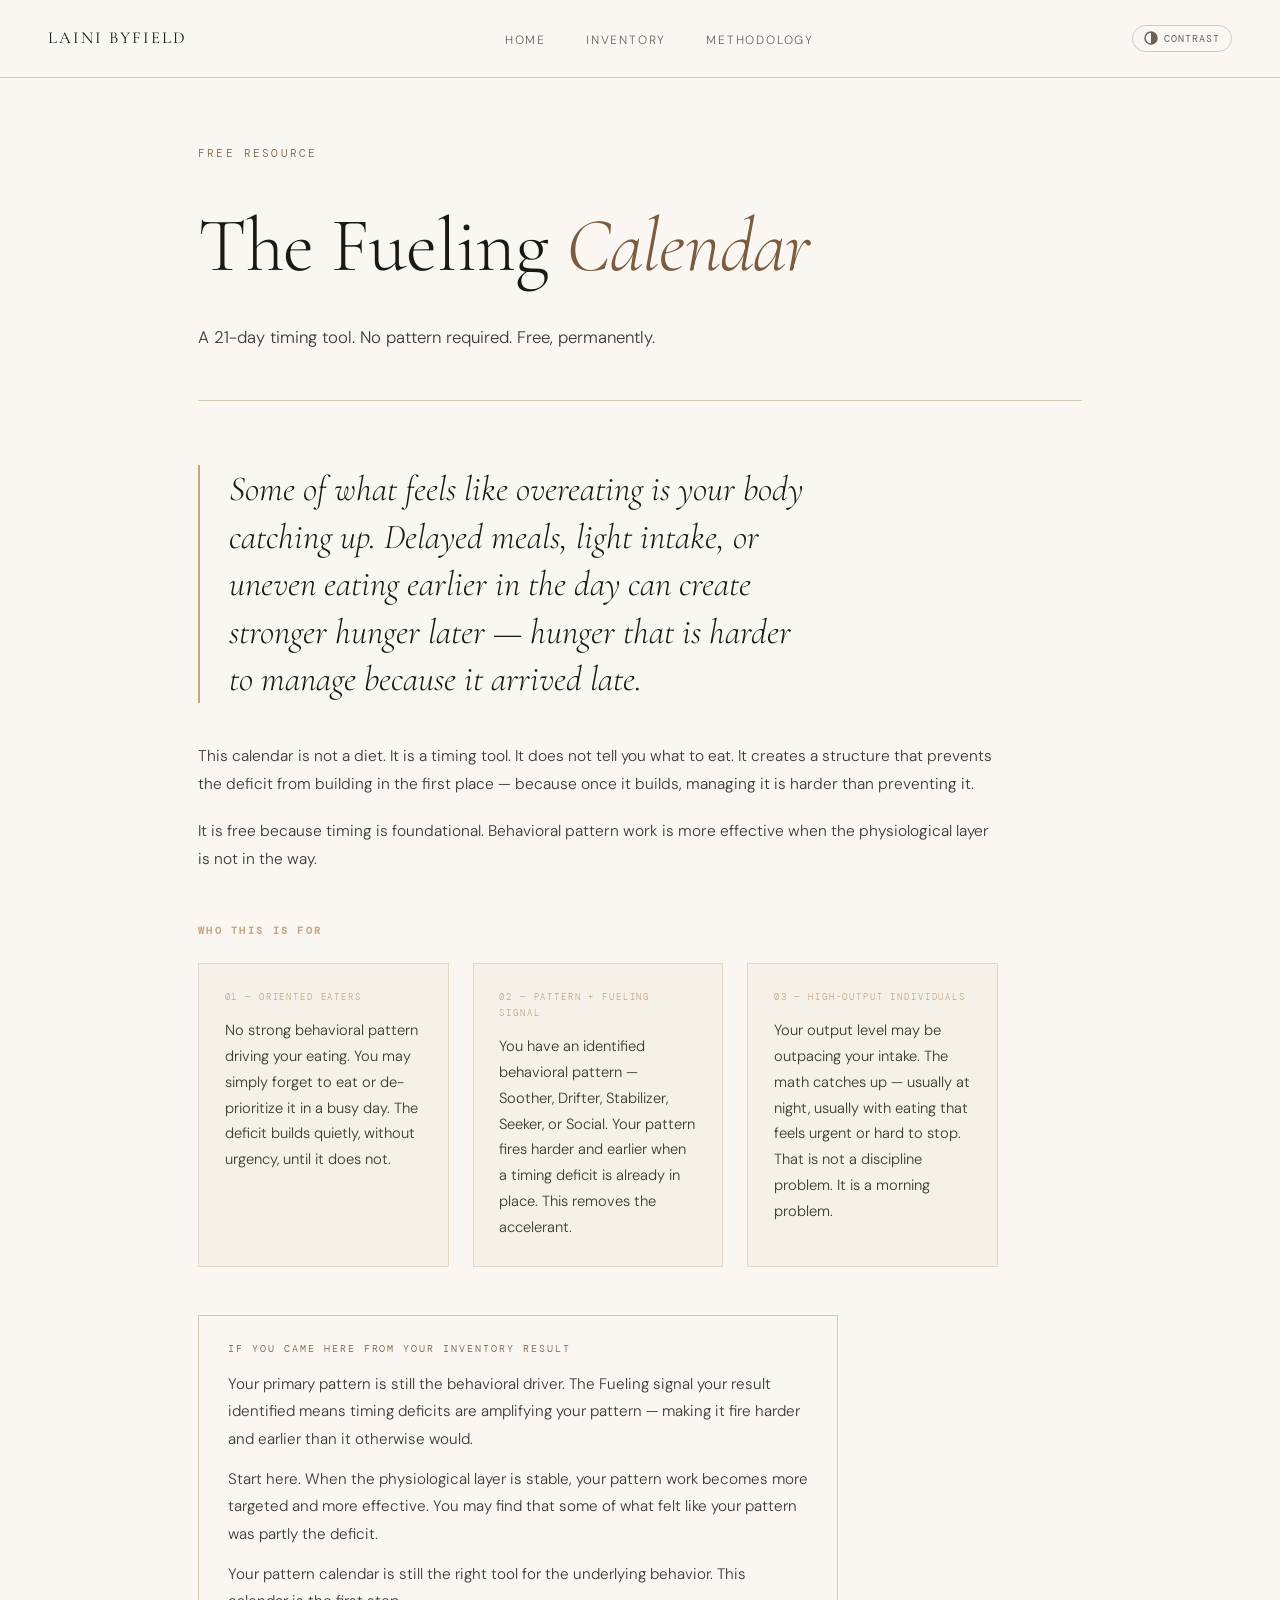
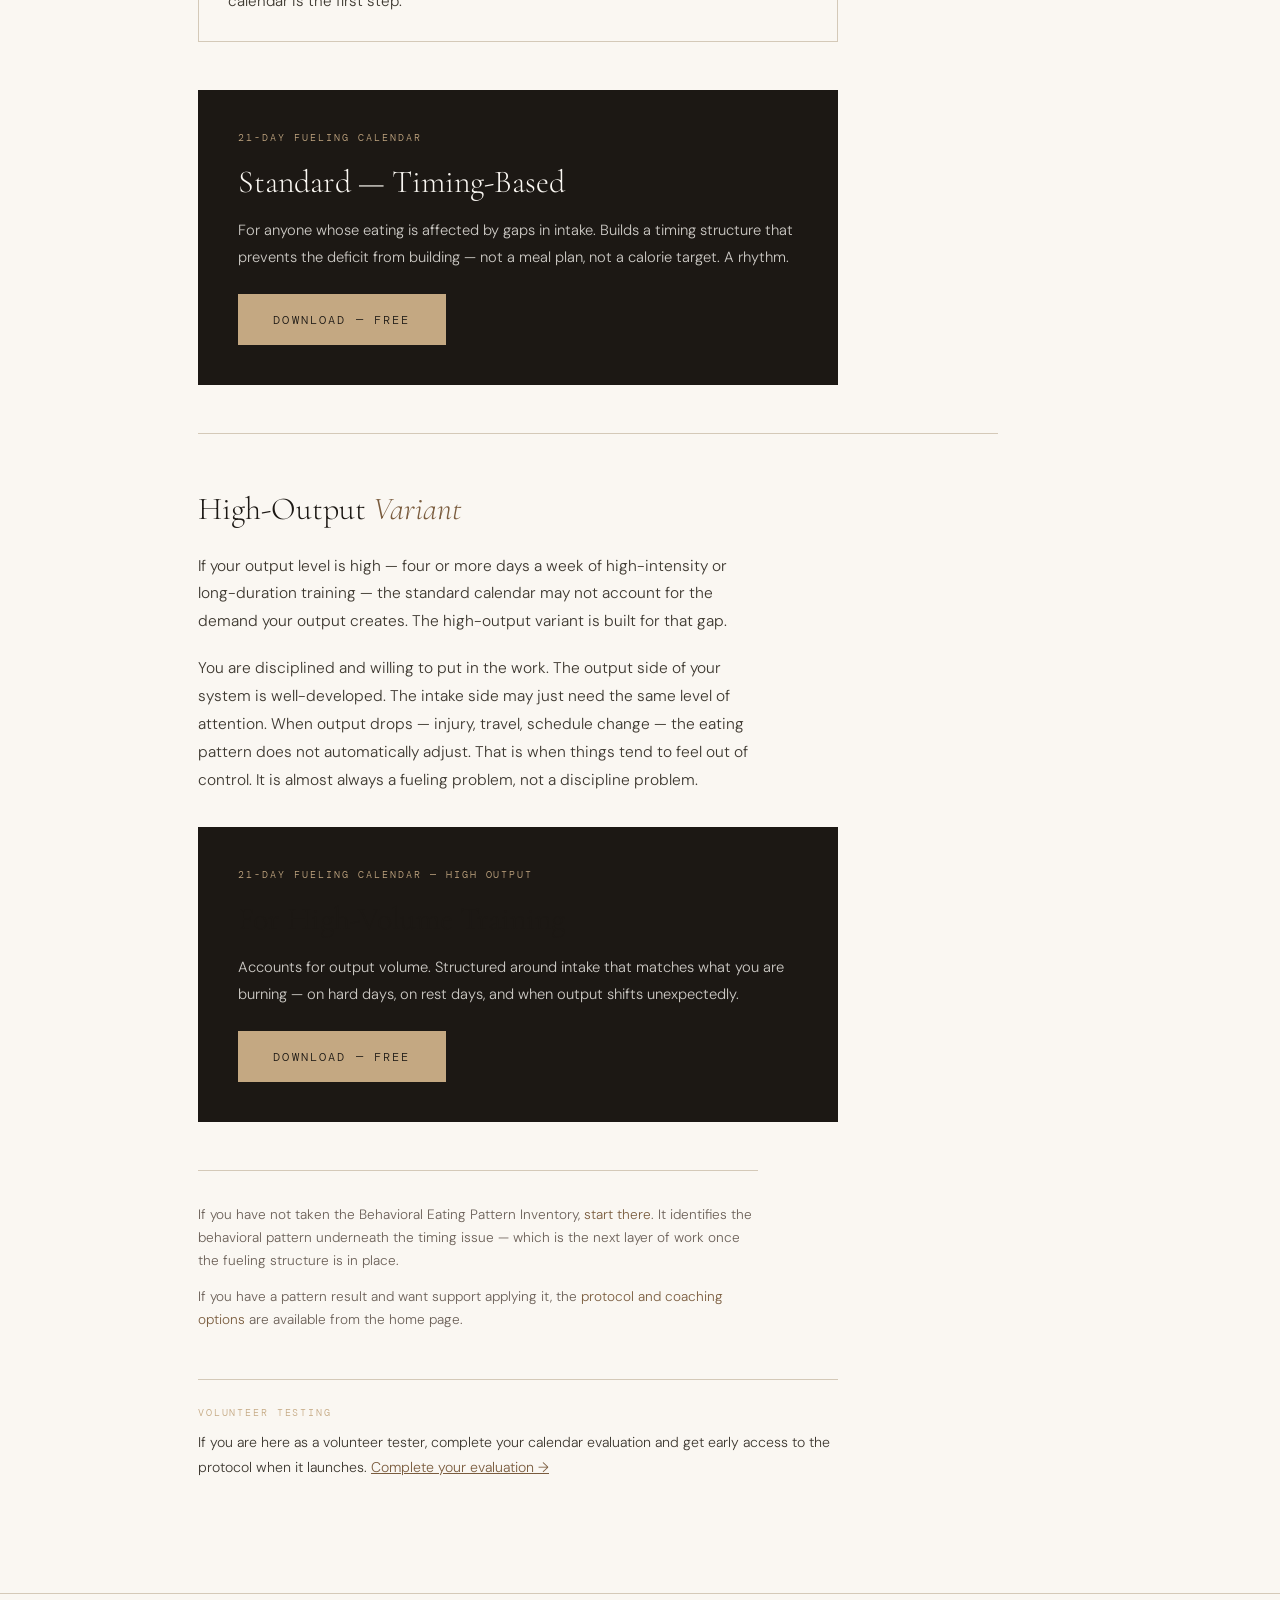
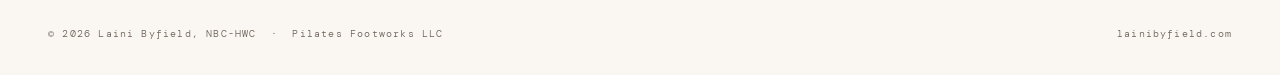
<file: fueling-calendar.html>
<!DOCTYPE html>
<html lang="en">
<head>
  <meta charset="UTF-8">
  <meta name="viewport" content="width=device-width, initial-scale=1.0">
  <title>Fueling Calendar — Free Resource | Laini Byfield</title>
  <meta name="description" content="A free 21-day timing tool for anyone whose eating is affected by gaps in intake — whether or not you have an identified pattern.">

  <link rel="icon" type="image/x-icon" href="favicon.ico">
  <link rel="icon" type="image/png" sizes="32x32" href="favicon-32.png">

  <link rel="preconnect" href="https://fonts.googleapis.com">
  <link rel="preconnect" href="https://fonts.gstatic.com" crossorigin>
  <link href="https://fonts.googleapis.com/css2?family=Cormorant+Garamond:ital,wght@0,300;0,400;0,500;1,300;1,400&family=DM+Mono:wght@300;400;500&family=DM+Sans:wght@300;400&display=swap" rel="stylesheet">
  <link rel="stylesheet" href="assets/css/site.css">

  <style>
    .fueling-intro {
      font-family: 'Cormorant Garamond', serif;
      font-size: clamp(1.5rem, 3vw, 2.2rem);
      font-weight: 300;
      font-style: italic;
      color: var(--ink);
      line-height: 1.35;
      margin-bottom: 2.5rem;
      max-width: 620px;
      border-left: 2px solid var(--accent-light);
      padding-left: 1.8rem;
    }

    .who-section {
      margin: 3rem 0;
    }

    .who-section h2 {
      font-family: 'DM Mono', monospace;
      font-size: 0.65rem;
      letter-spacing: 0.22em;
      text-transform: uppercase;
      color: var(--accent-light);
      margin-bottom: 1.5rem;
    }

    .who-cards {
      display: grid;
      grid-template-columns: repeat(3, 1fr);
      gap: 1.5rem;
      margin-bottom: 2.5rem;
    }

    .who-card {
      background: var(--cream);
      border: 1px solid rgba(212, 201, 184, 0.6);
      padding: 1.6rem;
    }

    .who-card-num {
      font-family: 'DM Mono', monospace;
      font-size: 0.58rem;
      letter-spacing: 0.2em;
      color: var(--accent-light);
      display: block;
      margin-bottom: 0.8rem;
      text-transform: uppercase;
    }

    .who-card p {
      font-size: 0.92rem;
      color: var(--ink-light);
      line-height: 1.75;
    }

    .signal-note {
      border: 1px solid var(--rule);
      padding: 1.6rem 1.8rem;
      background: var(--warm-white);
      margin: 2.5rem 0;
      max-width: 640px;
    }

    .signal-note .kicker {
      font-family: 'DM Mono', monospace;
      font-size: 0.62rem;
      letter-spacing: 0.2em;
      text-transform: uppercase;
      color: var(--accent);
      display: block;
      margin-bottom: 0.8rem;
    }

    .signal-note p {
      font-size: 0.95rem;
      color: var(--ink-light);
      line-height: 1.8;
      margin-bottom: 0.8rem;
    }

    .signal-note p:last-child { margin-bottom: 0; }

    .download-block {
      margin: 3rem 0;
      padding: 2.5rem;
      background: var(--ink);
      color: var(--warm-white);
      max-width: 640px;
    }

    .download-block .kicker {
      font-family: 'DM Mono', monospace;
      font-size: 0.62rem;
      letter-spacing: 0.2em;
      text-transform: uppercase;
      color: var(--accent-light);
      display: block;
      margin-bottom: 1rem;
    }

    .download-block h2 {
      font-family: 'Cormorant Garamond', serif;
      font-size: clamp(1.4rem, 2.5vw, 2rem);
      font-weight: 300;
      color: var(--warm-white);
      margin-bottom: 1rem;
      line-height: 1.2;
    }

    .download-block p {
      font-size: 0.92rem;
      color: rgba(250, 247, 242, 0.8);
      line-height: 1.8;
      margin-bottom: 1.5rem;
    }

    .download-block .btn-primary {
      background: var(--accent-light);
      color: var(--ink);
    }

    .download-block .btn-primary:hover {
      background: var(--warm-white);
    }

    .ho-section {
      margin: 3rem 0;
      padding-top: 3rem;
      border-top: 1px solid var(--rule);
    }

    .ho-section h2 {
      font-family: 'Cormorant Garamond', serif;
      font-size: clamp(1.4rem, 2.5vw, 2rem);
      font-weight: 300;
      color: var(--ink);
      margin-bottom: 1rem;
    }

    .ho-section h2 em {
      font-style: italic;
      color: var(--accent);
    }

    .ho-section .body-text { max-width: 560px; }

    .nav-note {
      margin-top: 3rem;
      padding-top: 2rem;
      border-top: 1px solid var(--rule);
      font-size: 0.85rem;
      color: var(--muted);
      max-width: 560px;
    }

    .nav-note a {
      color: var(--accent);
      text-decoration: none;
    }

    .nav-note a:hover { text-decoration: underline; }

    @media (max-width: 768px) {
      .who-cards { grid-template-columns: 1fr; }
    }
  </style>
</head>
<body>

<nav>
  <a href="index.html" class="nav-name">Laini Byfield</a>
  <ul class="nav-links">
    <li><a href="index.html">Home</a></li>
    <li><a href="assessment.html">Inventory</a></li>
    <li><a href="methodology.html">Methodology</a></li>
  </ul>
  <button class="contrast-control" id="contrastToggle" aria-label="Toggle high contrast mode" aria-pressed="false">
    <svg width="14" height="14" viewBox="0 0 14 14" fill="none" aria-hidden="true">
      <circle cx="7" cy="7" r="6" stroke="currentColor" stroke-width="1.5"/>
      <path d="M7 1a6 6 0 0 1 0 12V1z" fill="currentColor"/>
    </svg>
    <span class="contrast-label">Contrast</span>
  </button>
</nav>

<div class="page-shell">

  <div class="page-hero">
    <p class="eyebrow">Free Resource</p>
    <h1>The Fueling <em>Calendar</em></h1>
    <p class="page-sub">A 21-day timing tool. No pattern required. Free, permanently.</p>
  </div>

  <div class="rule"></div>

  <div style="max-width: 800px; margin-top: 4rem;">

    <p class="fueling-intro">Some of what feels like overeating is your body catching up. Delayed meals, light intake, or uneven eating earlier in the day can create stronger hunger later — hunger that is harder to manage because it arrived late.</p>

    <p class="body-text">This calendar is not a diet. It is a timing tool. It does not tell you what to eat. It creates a structure that prevents the deficit from building in the first place — because once it builds, managing it is harder than preventing it.</p>

    <p class="body-text">It is free because timing is foundational. Behavioral pattern work is more effective when the physiological layer is not in the way.</p>

    <!-- WHO THIS IS FOR -->
    <div class="who-section">
      <h2>Who this is for</h2>
      <div class="who-cards">
        <div class="who-card">
          <span class="who-card-num">01 — Oriented eaters</span>
          <p>No strong behavioral pattern driving your eating. You may simply forget to eat or de-prioritize it in a busy day. The deficit builds quietly, without urgency, until it does not.</p>
        </div>
        <div class="who-card">
          <span class="who-card-num">02 — Pattern + Fueling signal</span>
          <p>You have an identified behavioral pattern — Soother, Drifter, Stabilizer, Seeker, or Social. Your pattern fires harder and earlier when a timing deficit is already in place. This removes the accelerant.</p>
        </div>
        <div class="who-card">
          <span class="who-card-num">03 — High-output individuals</span>
          <p>Your output level may be outpacing your intake. The math catches up — usually at night, usually with eating that feels urgent or hard to stop. That is not a discipline problem. It is a morning problem.</p>
        </div>
      </div>
    </div>

    <!-- SIGNAL NOTE -->
    <div class="signal-note">
      <span class="kicker">If you came here from your inventory result</span>
      <p>Your primary pattern is still the behavioral driver. The Fueling signal your result identified means timing deficits are amplifying your pattern — making it fire harder and earlier than it otherwise would.</p>
      <p>Start here. When the physiological layer is stable, your pattern work becomes more targeted and more effective. You may find that some of what felt like your pattern was partly the deficit.</p>
      <p>Your pattern calendar is still the right tool for the underlying behavior. This calendar is the first step.</p>
    </div>

    <!-- DOWNLOAD BLOCK — standard calendar -->
    <div class="download-block">
      <span class="kicker">21-Day Fueling Calendar</span>
      <h2>Standard — Timing-Based</h2>
      <p>For anyone whose eating is affected by gaps in intake. Builds a timing structure that prevents the deficit from building — not a meal plan, not a calorie target. A rhythm.</p>
      <a href="calendars/fueling-calendar.pdf" target="_blank" class="btn-primary">Download — Free</a>
    </div>

    <!-- HIGH OUTPUT SECTION -->
    <div class="ho-section">
      <h2>High-Output <em>Variant</em></h2>
      <p class="body-text">If your output level is high — four or more days a week of high-intensity or long-duration training — the standard calendar may not account for the demand your output creates. The high-output variant is built for that gap.</p>
      <p class="body-text" style="margin-top:1rem;">You are disciplined and willing to put in the work. The output side of your system is well-developed. The intake side may just need the same level of attention. When output drops — injury, travel, schedule change — the eating pattern does not automatically adjust. That is when things tend to feel out of control. It is almost always a fueling problem, not a discipline problem.</p>

      <div class="download-block" style="margin-top:2rem;">
        <span class="kicker">21-Day Fueling Calendar — High Output</span>
        <h2>For High-Volume Training</h2>
        <p>Accounts for output volume. Structured around intake that matches what you are burning — on hard days, on rest days, and when output shifts unexpectedly.</p>
        <a href="calendars/fueling-calendar.pdf" target="_blank" class="btn-primary">Download — Free</a>
      </div>
    </div>

    <!-- NAV NOTE -->
    <div class="nav-note">
      <p>If you have not taken the Behavioral Eating Pattern Inventory, <a href="assessment.html">start there</a>. It identifies the behavioral pattern underneath the timing issue — which is the next layer of work once the fueling structure is in place.</p>
      <p style="margin-top:0.8rem;">If you have a pattern result and want support applying it, the <a href="index.html#coaching">protocol and coaching options</a> are available from the home page.</p>
    </div>

    <!-- Volunteer note -->
    <div style="max-width:640px;margin:3rem 0 0;padding-top:1.5rem;border-top:1px solid var(--rule);">
      <p style="font-family:'DM Mono',monospace;font-size:0.65rem;letter-spacing:0.18em;text-transform:uppercase;color:var(--accent-light);">Volunteer testing</p>
      <p style="font-size:0.88rem;color:var(--ink-light);line-height:1.8;margin-top:0.5rem;">If you are here as a volunteer tester, complete your calendar evaluation and get early access to the protocol when it launches. <a href="volunteer.html" style="color:var(--accent);">Complete your evaluation &rarr;</a></p>
    </div>

  </div>
</div>

<footer>
  <p>&copy; 2026 Laini Byfield, NBC-HWC &nbsp;&middot;&nbsp; Pilates Footworks LLC</p>
  <p>lainibyfield.com</p>
</footer>

<script>
(function() {
  const btn = document.getElementById('contrastToggle');
  if (!btn) return;
  const apply = (on) => {
    document.body.classList.toggle('high-contrast', on);
    btn.setAttribute('aria-pressed', String(on));
    btn.querySelector('.contrast-label').textContent = on ? 'Contrast On' : 'Contrast';
  };
  apply(localStorage.getItem('hc') === '1');
  btn.addEventListener('click', () => {
    const next = !document.body.classList.contains('high-contrast');
    localStorage.setItem('hc', next ? '1' : '0');
    apply(next);
  });
})();
</script>
</body>
</html>
</file>
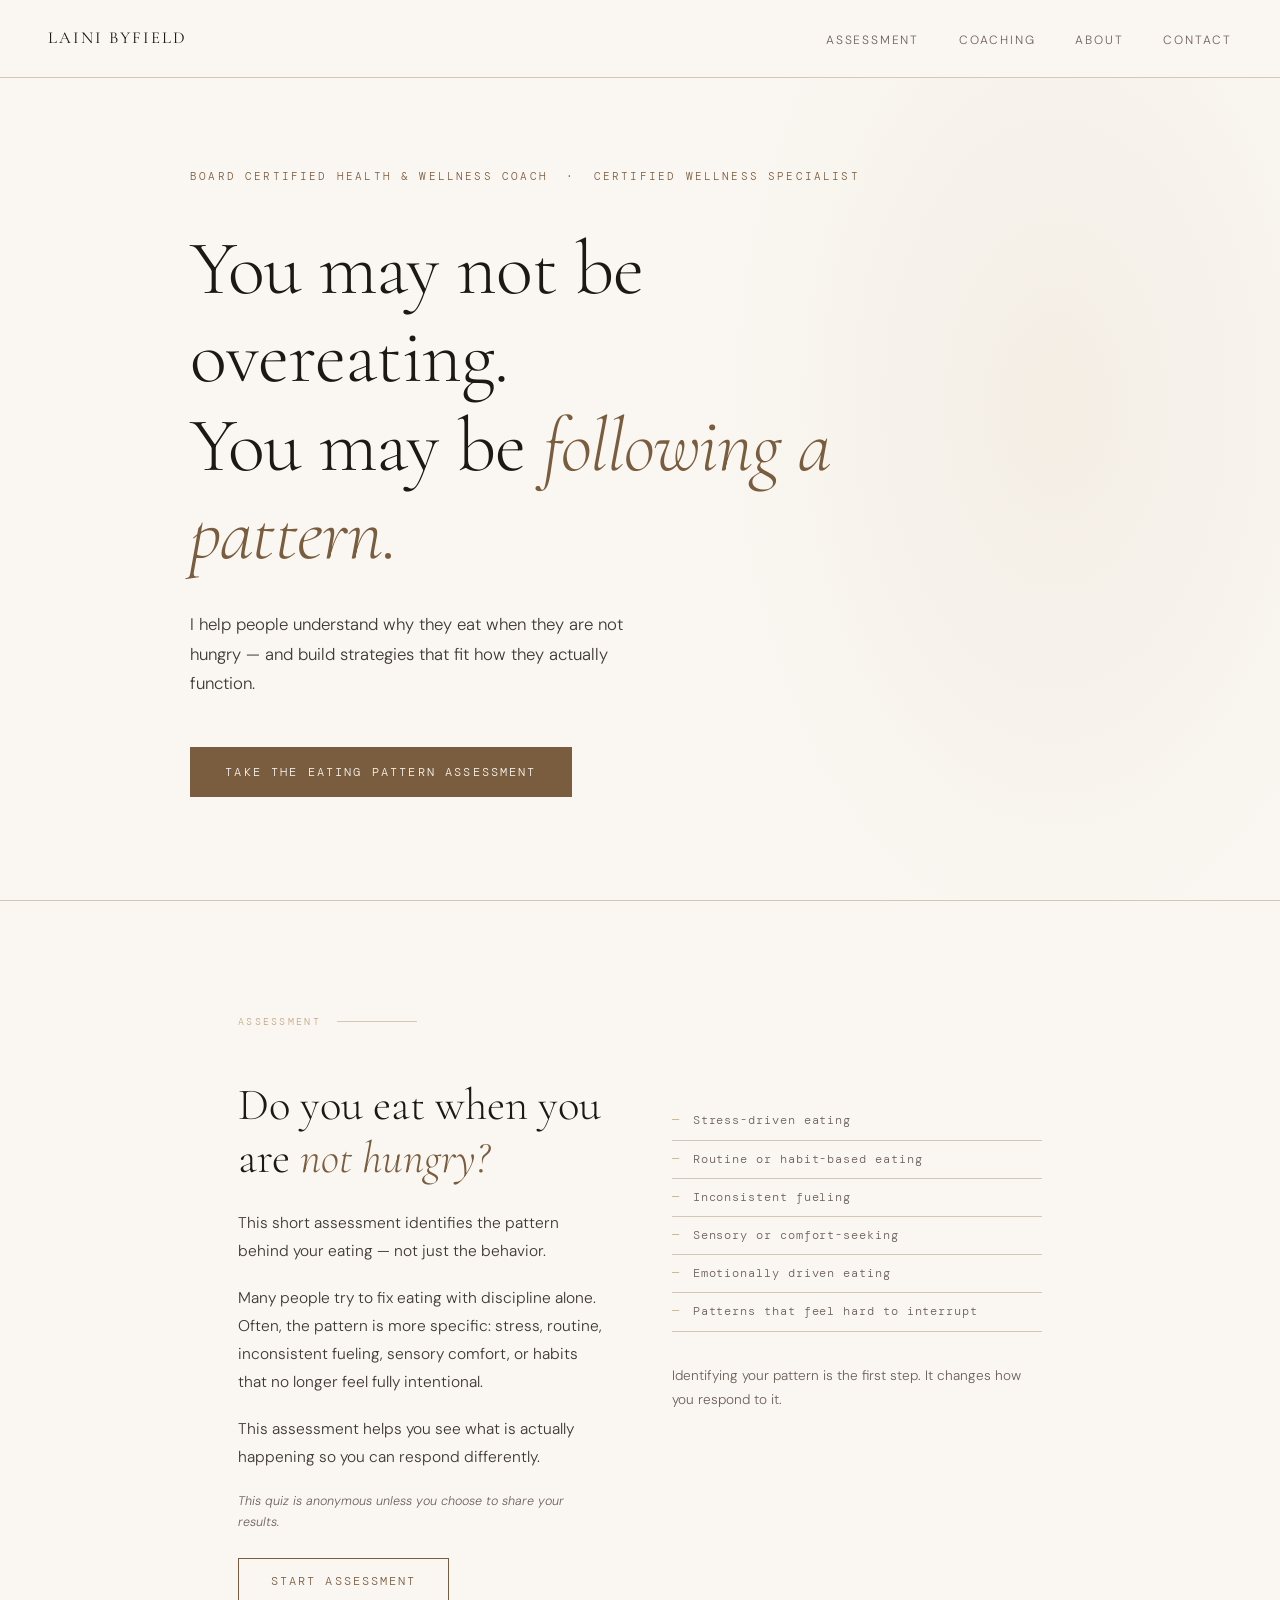
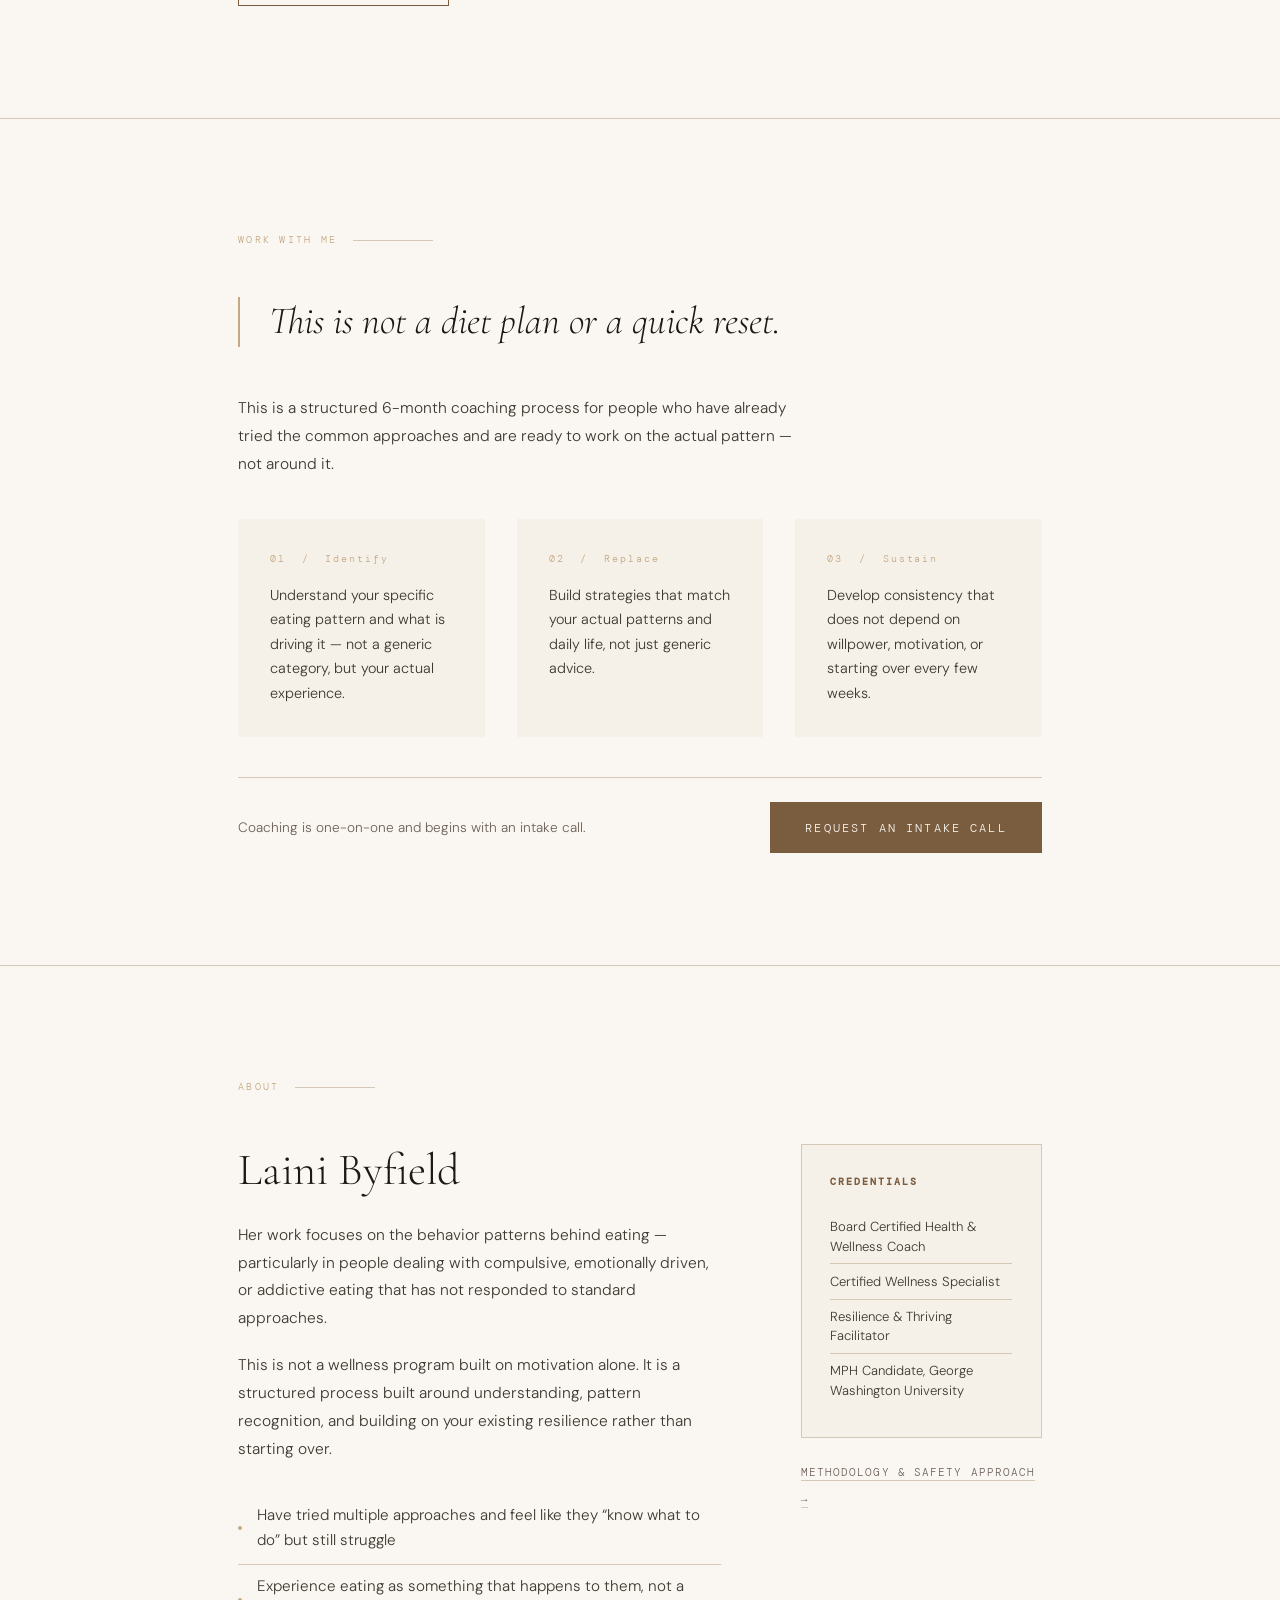
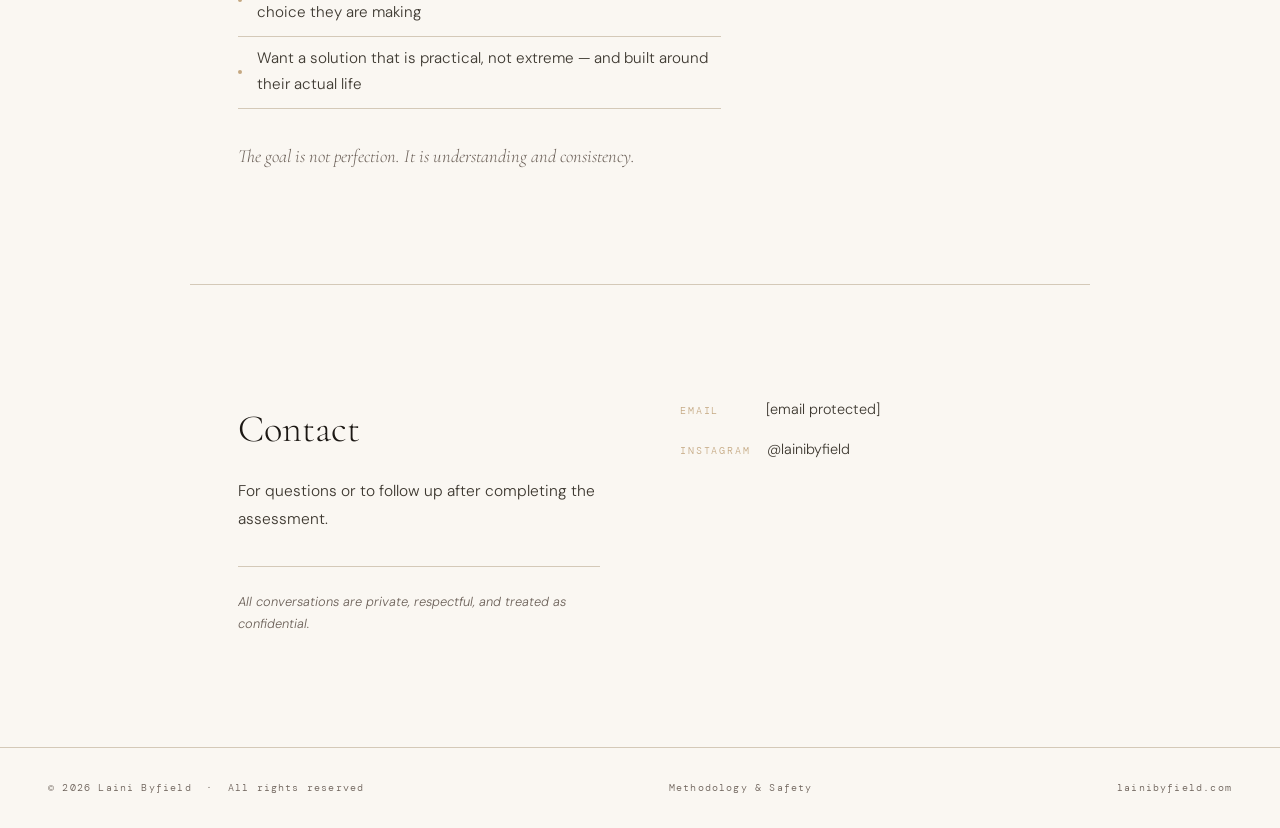
<file: lainibyfield.html>
<!DOCTYPE html>
<html lang="en">
<head>
  <link rel="icon" type="image/x-icon" href="[data-uri]">
  <link rel="icon" type="image/png" sizes="32x32" href="[data-uri]">
  <link rel="apple-touch-icon" href="[data-uri]">
  <meta charset="UTF-8">
<meta name="viewport" content="width=device-width, initial-scale=1.0">
<title>Laini Byfield | Health & Wellness Coaching</title>
<link rel="preconnect" href="https://fonts.googleapis.com">
<link rel="preconnect" href="https://fonts.gstatic.com" crossorigin>
<link href="https://fonts.googleapis.com/css2?family=Cormorant+Garamond:ital,wght@0,300;0,400;0,500;1,300;1,400&family=DM+Mono:wght@300;400&family=DM+Sans:wght@300;400;500&display=swap" rel="stylesheet">
<style>
  :root {
    --cream: #f5f0e8;
    --warm-white: #faf7f2;
    --ink: #1c1814;
    --ink-light: #3d3830;
    --muted: #6b6058;
    --accent: #7a5c3e;
    --accent-light: #c4a882;
    --rule: #d4c9b8;
    --section-gap: 7rem;
  }

  *, *::before, *::after { box-sizing: border-box; margin: 0; padding: 0; }

  html { scroll-behavior: smooth; }

  body {
    background: var(--warm-white);
    color: var(--ink);
    font-family: 'DM Sans', sans-serif;
    font-weight: 300;
    line-height: 1.7;
    font-size: 16px;
    -webkit-font-smoothing: antialiased;
  }

  /* == NAV == */
  nav {
    position: fixed;
    top: 0; left: 0; right: 0;
    z-index: 100;
    padding: 1.5rem 3rem;
    display: flex;
    justify-content: space-between;
    align-items: center;
    background: var(--warm-white);
    border-bottom: 1px solid var(--rule);
    opacity: 0;
    animation: fadeDown 0.8s ease 0.2s forwards;
  }

  .nav-name {
    font-family: 'Cormorant Garamond', serif;
    font-size: 1.05rem;
    font-weight: 400;
    letter-spacing: 0.12em;
    text-transform: uppercase;
    color: var(--ink);
    text-decoration: none;
  }

  .nav-links {
    display: flex;
    gap: 2.5rem;
    list-style: none;
  }

  .nav-links a {
    font-size: 0.75rem;
    letter-spacing: 0.15em;
    text-transform: uppercase;
    color: var(--muted);
    text-decoration: none;
    transition: color 0.2s;
  }

  .nav-links a:hover { color: var(--ink); }

  /* == HERO == */
  .hero {
    min-height: 100vh;
    display: flex;
    align-items: center;
    padding: 10rem 3rem 6rem;
    position: relative;
    overflow: hidden;
  }

  .hero::before {
    content: '';
    position: absolute;
    top: -20%; right: -10%;
    width: 55%;
    height: 130%;
    background: radial-gradient(ellipse at center, rgba(196,168,130,0.12) 0%, transparent 70%);
    pointer-events: none;
  }

  .hero-inner {
    max-width: 900px;
    margin: 0 auto;
    width: 100%;
  }

  .eyebrow {
    font-family: 'DM Mono', monospace;
    font-size: 0.68rem;
    letter-spacing: 0.2em;
    text-transform: uppercase;
    color: var(--accent);
    margin-bottom: 2.5rem;
    opacity: 0;
    animation: fadeUp 0.8s ease 0.4s forwards;
  }

  .hero h1 {
    font-family: 'Cormorant Garamond', serif;
    font-size: clamp(2.6rem, 6vw, 5rem);
    font-weight: 300;
    line-height: 1.15;
    letter-spacing: -0.01em;
    color: var(--ink);
    margin-bottom: 2rem;
    max-width: 680px;
    opacity: 0;
    animation: fadeUp 0.9s ease 0.55s forwards;
  }

  .hero h1 em {
    font-style: italic;
    color: var(--accent);
  }

  .hero-sub {
    font-size: 1.05rem;
    color: var(--ink-light);
    max-width: 480px;
    line-height: 1.75;
    margin-bottom: 3rem;
    opacity: 0;
    animation: fadeUp 0.9s ease 0.7s forwards;
  }

  .btn-primary {
    display: inline-block;
    padding: 0.95rem 2.2rem;
    background: var(--accent);
    color: var(--warm-white);
    text-decoration: none;
    font-size: 0.75rem;
    letter-spacing: 0.18em;
    text-transform: uppercase;
    font-family: 'DM Mono', monospace;
    transition: background 0.25s, transform 0.2s;
    opacity: 0;
    animation: fadeUp 0.9s ease 0.85s forwards;
  }

  .btn-primary:hover {
    background: var(--ink);
    transform: translateY(-1px);
  }

  /* == DIVIDER == */
  .rule {
    width: 100%;
    height: 1px;
    background: var(--rule);
  }

  /* == SECTIONS == */
  section {
    padding: var(--section-gap) 3rem;
    max-width: 900px;
    margin: 0 auto;
  }

  .section-label {
    font-family: 'DM Mono', monospace;
    font-size: 0.65rem;
    letter-spacing: 0.22em;
    text-transform: uppercase;
    color: var(--accent-light);
    margin-bottom: 3rem;
    display: flex;
    align-items: center;
    gap: 1rem;
  }

  .section-label::after {
    content: '';
    flex: 1;
    height: 1px;
    background: var(--rule);
    max-width: 80px;
  }

  /* == ASSESSMENT == */
  .assessment-grid {
    display: grid;
    grid-template-columns: 1fr 1fr;
    gap: 4rem;
    align-items: start;
  }

  .assessment-heading {
    font-family: 'Cormorant Garamond', serif;
    font-size: clamp(1.8rem, 3.5vw, 2.8rem);
    font-weight: 300;
    line-height: 1.2;
    color: var(--ink);
    margin-bottom: 1.5rem;
  }

  .assessment-heading em {
    font-style: italic;
    color: var(--accent);
  }

  .body-text {
    color: var(--ink-light);
    font-size: 0.97rem;
    line-height: 1.8;
    margin-bottom: 1.2rem;
  }

  .pattern-list {
    list-style: none;
    margin: 1.5rem 0 2rem;
  }

  .pattern-list li {
    font-family: 'DM Mono', monospace;
    font-size: 0.72rem;
    color: var(--muted);
    letter-spacing: 0.08em;
    padding: 0.55rem 0;
    border-bottom: 1px solid var(--rule);
    display: flex;
    align-items: center;
    gap: 0.8rem;
  }

  .pattern-list li::before {
    content: '—';
    color: var(--accent-light);
  }

  .note-small {
    font-size: 0.78rem;
    color: var(--muted);
    font-style: italic;
    margin-top: 1rem;
  }

  .btn-secondary {
    display: inline-block;
    padding: 0.85rem 2rem;
    border: 1px solid var(--accent);
    color: var(--accent);
    text-decoration: none;
    font-size: 0.72rem;
    letter-spacing: 0.18em;
    text-transform: uppercase;
    font-family: 'DM Mono', monospace;
    transition: all 0.25s;
    margin-top: 1.5rem;
  }

  .btn-secondary:hover {
    background: var(--accent);
    color: var(--warm-white);
  }

  /* == COACHING == */
  .coaching-intro {
    font-family: 'Cormorant Garamond', serif;
    font-size: clamp(1.6rem, 3vw, 2.4rem);
    font-weight: 300;
    font-style: italic;
    color: var(--ink);
    line-height: 1.3;
    margin-bottom: 3rem;
    max-width: 560px;
    border-left: 2px solid var(--accent-light);
    padding-left: 1.8rem;
  }

  .coaching-pillars {
    display: grid;
    grid-template-columns: repeat(3, 1fr);
    gap: 2rem;
    margin: 2.5rem 0;
  }

  .pillar {
    padding: 2rem;
    background: var(--cream);
    position: relative;
  }

  .pillar-num {
    font-family: 'DM Mono', monospace;
    font-size: 0.6rem;
    letter-spacing: 0.2em;
    color: var(--accent-light);
    margin-bottom: 1rem;
    display: block;
  }

  .pillar p {
    font-size: 0.9rem;
    color: var(--ink-light);
    line-height: 1.7;
  }

  .coaching-note {
    font-size: 0.85rem;
    color: var(--muted);
    border-top: 1px solid var(--rule);
    padding-top: 1.5rem;
    margin-top: 2.5rem;
    display: flex;
    justify-content: space-between;
    align-items: center;
    flex-wrap: wrap;
    gap: 1rem;
  }

  /* == ABOUT == */
  .about-grid {
    display: grid;
    grid-template-columns: 2fr 1fr;
    gap: 5rem;
    align-items: start;
  }

  .about-heading {
    font-family: 'Cormorant Garamond', serif;
    font-size: clamp(1.8rem, 3.5vw, 2.8rem);
    font-weight: 300;
    color: var(--ink);
    margin-bottom: 1.5rem;
    line-height: 1.2;
  }

  .credential-block {
    border: 1px solid var(--rule);
    padding: 1.8rem;
    background: var(--cream);
  }

  .credential-block h4 {
    font-family: 'DM Mono', monospace;
    font-size: 0.62rem;
    letter-spacing: 0.2em;
    text-transform: uppercase;
    color: var(--accent);
    margin-bottom: 1.2rem;
  }

  .credential-block ul {
    list-style: none;
  }

  .credential-block li {
    font-size: 0.82rem;
    color: var(--ink-light);
    padding: 0.45rem 0;
    border-bottom: 1px solid var(--rule);
    line-height: 1.5;
  }

  .credential-block li:last-child { border: none; }

  .who-list {
    margin: 1.8rem 0;
    list-style: none;
  }

  .who-list li {
    font-size: 0.95rem;
    color: var(--ink-light);
    padding: 0.6rem 0;
    border-bottom: 1px solid var(--rule);
    padding-left: 1.2rem;
    position: relative;
  }

  .who-list li::before {
    content: '';
    position: absolute;
    left: 0; top: 50%;
    transform: translateY(-50%);
    width: 4px; height: 4px;
    border-radius: 50%;
    background: var(--accent-light);
  }

  .closing-line {
    font-family: 'Cormorant Garamond', serif;
    font-size: 1.15rem;
    font-style: italic;
    color: var(--muted);
    margin-top: 2rem;
  }

  /* == CONTACT == */
  .contact-wrapper {
    max-width: 900px;
    margin: 0 auto;
    padding: var(--section-gap) 3rem;
    border-top: 1px solid var(--rule);
  }

  .contact-inner {
    display: grid;
    grid-template-columns: 1fr 1fr;
    gap: 5rem;
    align-items: start;
  }

  .contact-heading {
    font-family: 'Cormorant Garamond', serif;
    font-size: clamp(1.6rem, 3vw, 2.4rem);
    font-weight: 300;
    color: var(--ink);
    margin-bottom: 1rem;
  }

  .contact-links {
    display: flex;
    flex-direction: column;
    gap: 1rem;
  }

  .contact-item {
    display: flex;
    gap: 1rem;
    align-items: baseline;
  }

  .contact-label {
    font-family: 'DM Mono', monospace;
    font-size: 0.65rem;
    letter-spacing: 0.18em;
    color: var(--accent-light);
    min-width: 70px;
    text-transform: uppercase;
  }

  .contact-value {
    font-size: 0.9rem;
    color: var(--ink-light);
    text-decoration: none;
    transition: color 0.2s;
  }

  .contact-value:hover { color: var(--accent); }

  .privacy-note {
    font-size: 0.8rem;
    color: var(--muted);
    font-style: italic;
    margin-top: 2rem;
    padding-top: 1.5rem;
    border-top: 1px solid var(--rule);
  }

  /* == FOOTER == */
  footer {
    padding: 2rem 3rem;
    border-top: 1px solid var(--rule);
    display: flex;
    justify-content: space-between;
    align-items: center;
    max-width: 100%;
  }

  footer p {
    font-family: 'DM Mono', monospace;
    font-size: 0.62rem;
    letter-spacing: 0.12em;
    color: var(--muted);
  }

  /* == ANIMATIONS == */
  @keyframes fadeUp {
    from { opacity: 0; transform: translateY(18px); }
    to   { opacity: 1; transform: translateY(0); }
  }

  @keyframes fadeDown {
    from { opacity: 0; transform: translateY(-8px); }
    to   { opacity: 1; transform: translateY(0); }
  }

  .reveal {
    opacity: 0;
    transform: translateY(20px);
    transition: opacity 0.7s ease, transform 0.7s ease;
  }

  .reveal.visible {
    opacity: 1;
    transform: translateY(0);
  }

  /* == RESPONSIVE == */
  @media (max-width: 768px) {
    nav { padding: 1.2rem 1.5rem; }
    .nav-links { display: none; }
    .hero, section, .contact-wrapper { padding-left: 1.5rem; padding-right: 1.5rem; }
    .assessment-grid, .about-grid, .contact-inner { grid-template-columns: 1fr; gap: 2.5rem; }
    .coaching-pillars { grid-template-columns: 1fr; }
    footer { padding: 1.5rem; flex-direction: column; gap: 0.5rem; text-align: center; }
  }
</style>
</head>
<body>

<!-- NAV -->
<nav>
  <a href="#" class="nav-name">Laini Byfield</a>
  <ul class="nav-links">
    <li><a href="assessment.html">Assessment</a></li>
    <li><a href="#coaching">Coaching</a></li>
    <li><a href="#about">About</a></li>
    <li><a href="#contact">Contact</a></li>
  </ul>
</nav>

<!-- HERO -->
<div class="hero">
  <div class="hero-inner">
    <p class="eyebrow">Board Certified Health & Wellness Coach &nbsp;·&nbsp; Certified Wellness Specialist</p>
    <h1>You may not be overeating.<br>You may be <em>following a pattern.</em></h1>
    <p class="hero-sub">I help people understand why they eat when they are not hungry — and build strategies that fit how they actually function.</p>
    <a href="assessment.html" class="btn-primary">Take the Eating Pattern Assessment</a>
  </div>
</div>

<div class="rule"></div>

<!-- ASSESSMENT -->
<section id="assessment">
  <p class="section-label reveal">Assessment</p>
  <div class="assessment-grid">
    <div class="reveal">
      <h2 class="assessment-heading">Do you eat when you are <em>not hungry?</em></h2>
      <p class="body-text">This short assessment identifies the pattern behind your eating — not just the behavior.</p>
      <p class="body-text">Many people try to fix eating with discipline alone. Often, the pattern is more specific: stress, routine, inconsistent fueling, sensory comfort, or habits that no longer feel fully intentional.</p>
      <p class="body-text">This assessment helps you see what is actually happening so you can respond differently.</p>
      <p class="note-small">This quiz is anonymous unless you choose to share your results.</p>
      <a href="assessment.html" class="btn-secondary">Start Assessment</a>
    </div>
    <div class="reveal">
      <ul class="pattern-list">
        <li>Stress-driven eating</li>
        <li>Routine or habit-based eating</li>
        <li>Inconsistent fueling</li>
        <li>Sensory or comfort-seeking</li>
        <li>Emotionally driven eating</li>
        <li>Patterns that feel hard to interrupt</li>
      </ul>
      <p class="body-text" style="font-size:0.85rem; color: var(--muted);">Identifying your pattern is the first step. It changes how you respond to it.</p>
    </div>
  </div>
</section>

<div class="rule"></div>

<!-- COACHING -->
<section id="coaching">
  <p class="section-label reveal">Work With Me</p>
  <p class="coaching-intro reveal">This is not a diet plan or a quick reset.</p>
  <p class="body-text reveal" style="max-width: 560px;">This is a structured 6-month coaching process for people who have already tried the common approaches and are ready to work on the actual pattern — not around it.</p>
  <div class="coaching-pillars reveal">
    <div class="pillar">
      <span class="pillar-num">01 &nbsp;/&nbsp; Identify</span>
      <p>Understand your specific eating pattern and what is driving it — not a generic category, but your actual experience.</p>
    </div>
    <div class="pillar">
      <span class="pillar-num">02 &nbsp;/&nbsp; Replace</span>
      <p>Build strategies that match your actual patterns and daily life, not just generic advice.</p>
    </div>
    <div class="pillar">
      <span class="pillar-num">03 &nbsp;/&nbsp; Sustain</span>
      <p>Develop consistency that does not depend on willpower, motivation, or starting over every few weeks.</p>
    </div>
  </div>
  <div class="coaching-note reveal">
    <span>Coaching is one-on-one and begins with an intake call.</span>
    <a href="#contact" class="btn-primary" style="opacity:1; animation:none;">Request an Intake Call</a>
  </div>
</section>

<div class="rule"></div>

<!-- ABOUT -->
<section id="about">
  <p class="section-label reveal">About</p>
  <div class="about-grid">
    <div class="reveal">
      <h2 class="about-heading">Laini Byfield</h2>
      <p class="body-text">Her work focuses on the behavior patterns behind eating — particularly in people dealing with compulsive, emotionally driven, or addictive eating that has not responded to standard approaches.</p>
      <p class="body-text">This is not a wellness program built on motivation alone. It is a structured process built around understanding, pattern recognition, and building on your existing resilience rather than starting over.</p>
      <ul class="who-list">
        <li>Have tried multiple approaches and feel like they &ldquo;know what to do&rdquo; but still struggle</li>
        <li>Experience eating as something that happens to them, not a choice they are making</li>
        <li>Want a solution that is practical, not extreme — and built around their actual life</li>
      </ul>
      <p class="closing-line">The goal is not perfection. It is understanding and consistency.</p>
    </div>
    <div class="reveal">
      <div class="credential-block">
        <h4>Credentials</h4>
        <ul>
          <li>Board Certified Health &amp; Wellness Coach</li>
          <li>Certified Wellness Specialist</li>
          <li>Resilience &amp; Thriving Facilitator</li>
          <li>MPH Candidate, George Washington University</li>
        </ul>
      </div>
      <p style="margin-top:1.2rem;">
        <a href="methodology.html" style="font-family:'DM Mono',monospace;font-size:0.68rem;letter-spacing:0.1em;text-transform:uppercase;color:var(--muted);text-decoration:none;border-bottom:1px solid var(--rule);padding-bottom:1px;">Methodology &amp; Safety Approach &rarr;</a>
      </p>
    </div>
  </div>
</section>

<!-- CONTACT -->
<div class="contact-wrapper" id="contact">
  <div class="contact-inner">
    <div class="reveal">
      <h2 class="contact-heading">Contact</h2>
      <p class="body-text">For questions or to follow up after completing the assessment.</p>
      <p class="privacy-note">All conversations are private, respectful, and treated as confidential.</p>
    </div>
    <div class="reveal">
      <div class="contact-links">
        <div class="contact-item">
          <span class="contact-label">Email</span>
          <a href="/cdn-cgi/l/email-protection#81ede0e8efe8c1ede0e8efe8e3f8e7e8e4ede5afe2eeec" class="contact-value"><span class="__cf_email__" data-cfemail="6408050d0a0d2408050d0a0d061d020d0108004a070b09">[email&#160;protected]</span></a>
        </div>
        <div class="contact-item">
          <span class="contact-label">Instagram</span>
          <a href="#" class="contact-value">@lainibyfield</a>
        </div>
      </div>
    </div>
  </div>
</div>

<!-- FOOTER -->
<footer>
  <p>&copy; 2026 Laini Byfield &nbsp;·&nbsp; All rights reserved</p>
  <p><a href="methodology.html" style="font-family:'DM Mono',monospace;font-size:0.62rem;letter-spacing:0.12em;color:var(--muted);text-decoration:none;">Methodology &amp; Safety</a></p>
  <p>lainibyfield.com</p>
</footer>

<script>
  // Scroll reveal - with fallback to show all if observer fails
  try {
    const observer = new IntersectionObserver((entries) => {
      entries.forEach(e => {
        if (e.isIntersecting) {
          e.target.classList.add('visible');
          observer.unobserve(e.target);
        }
      });
    }, { threshold: 0.08, rootMargin: '0px 0px -40px 0px' });

    document.querySelectorAll('.reveal').forEach(el => observer.observe(el));

    // Fallback: if nothing becomes visible within 1s, show everything
    setTimeout(() => {
      document.querySelectorAll('.reveal:not(.visible)').forEach(el => {
        el.classList.add('visible');
      });
    }, 1000);
  } catch(e) {
    // If IntersectionObserver fails entirely, just show all sections
    document.querySelectorAll('.reveal').forEach(el => el.classList.add('visible'));
  }
</script>
</body>
</html>
</file>
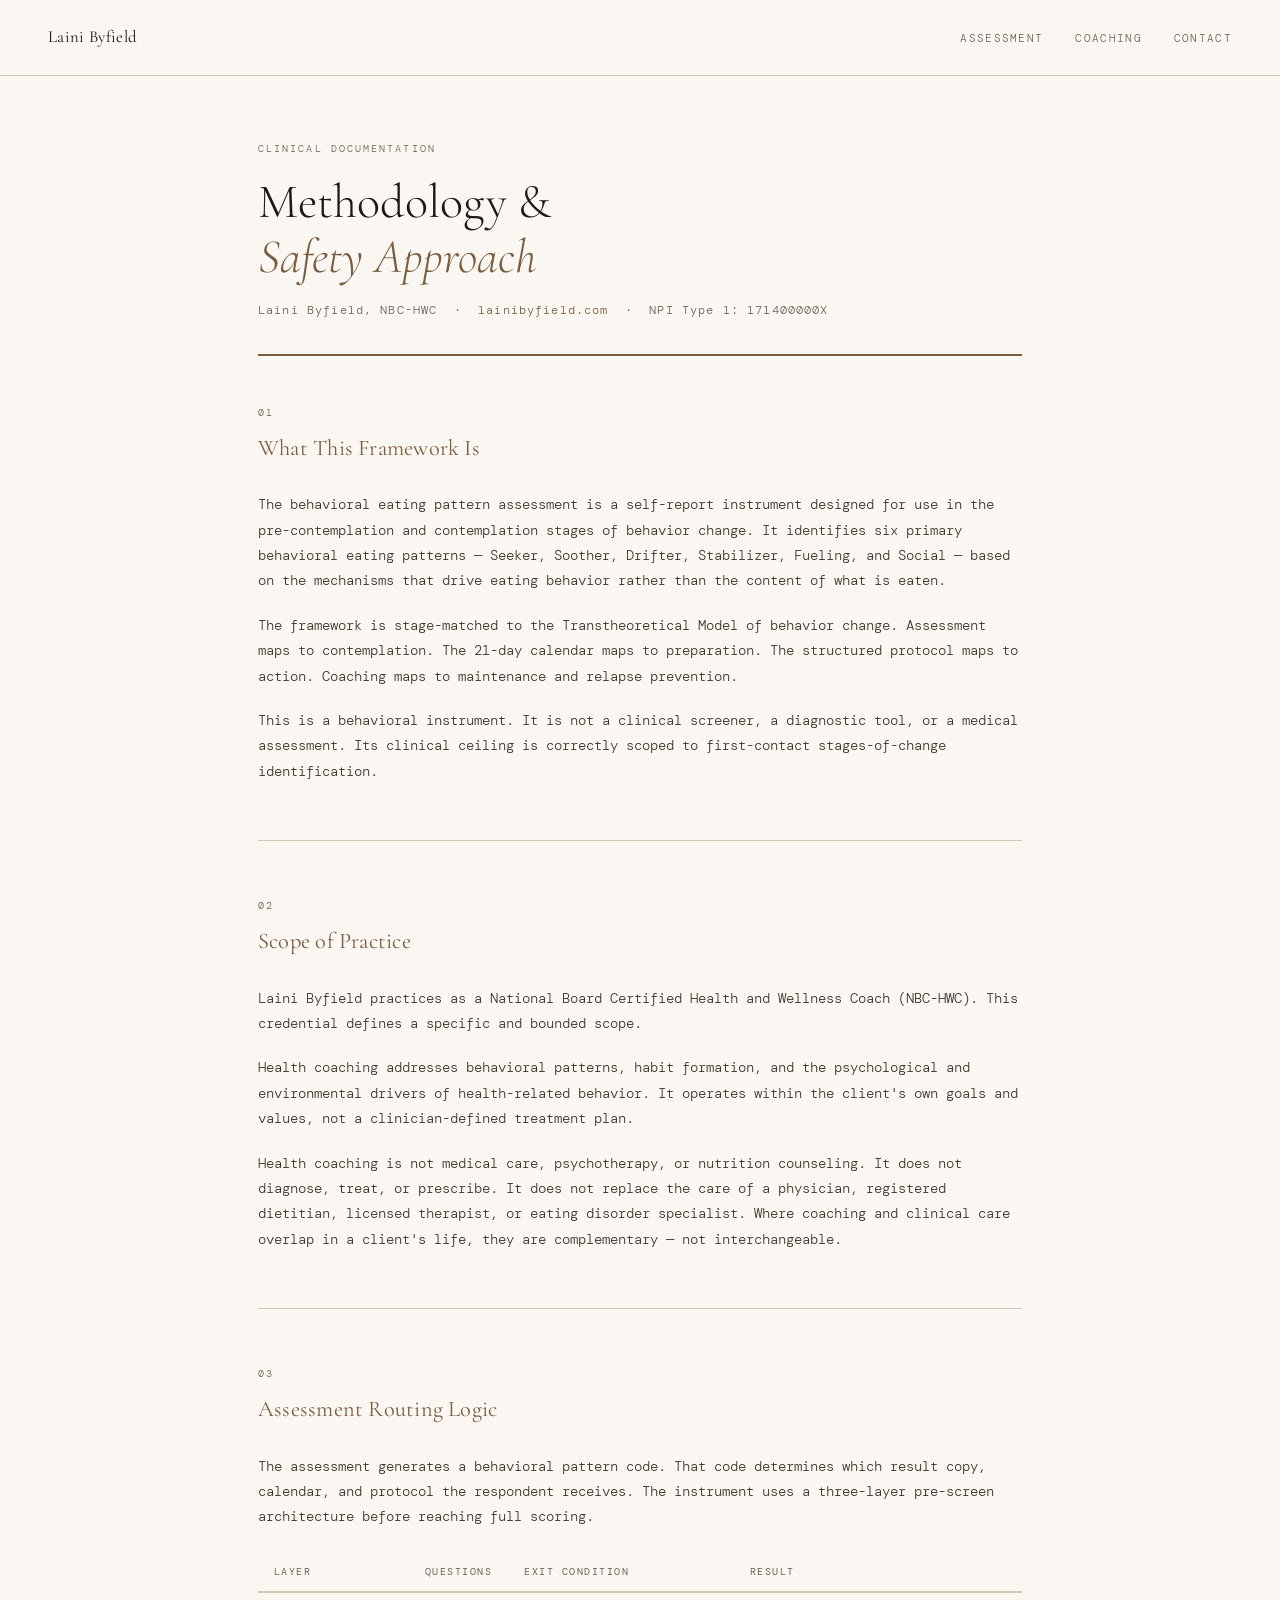
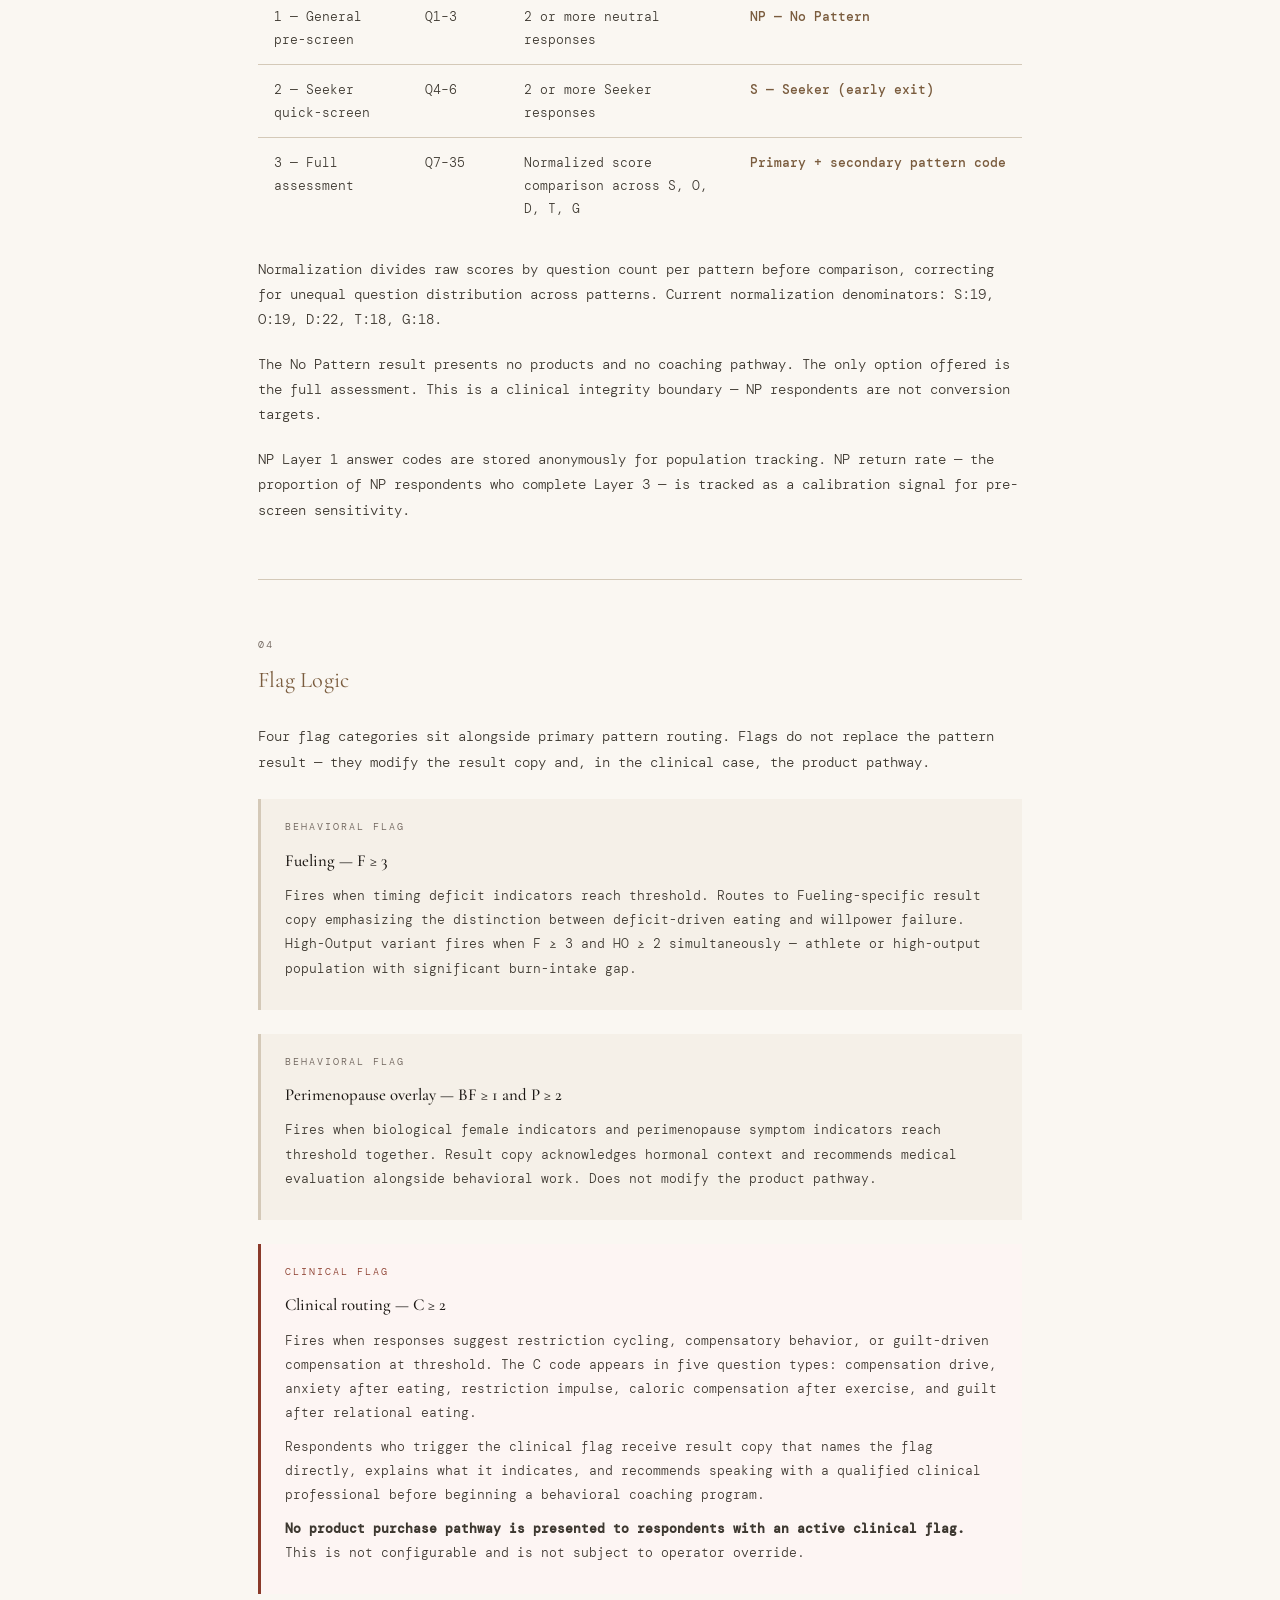
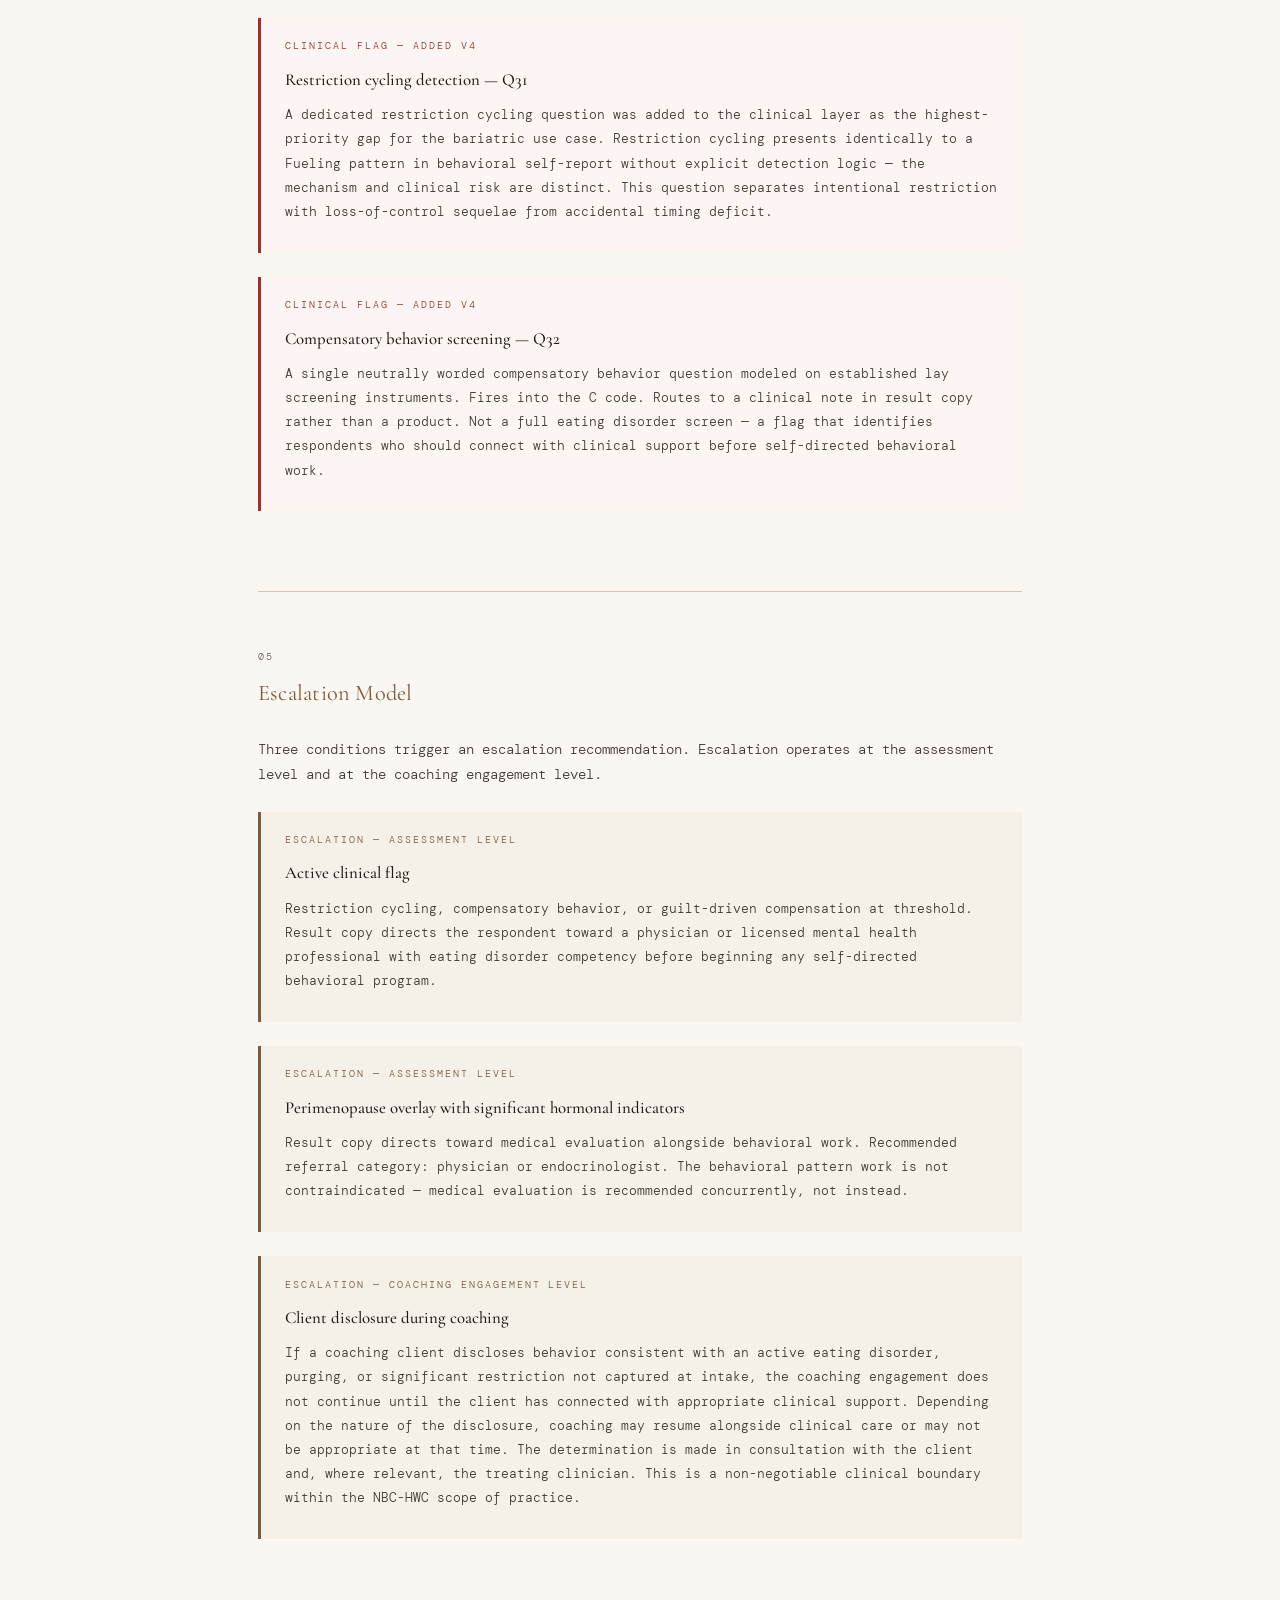
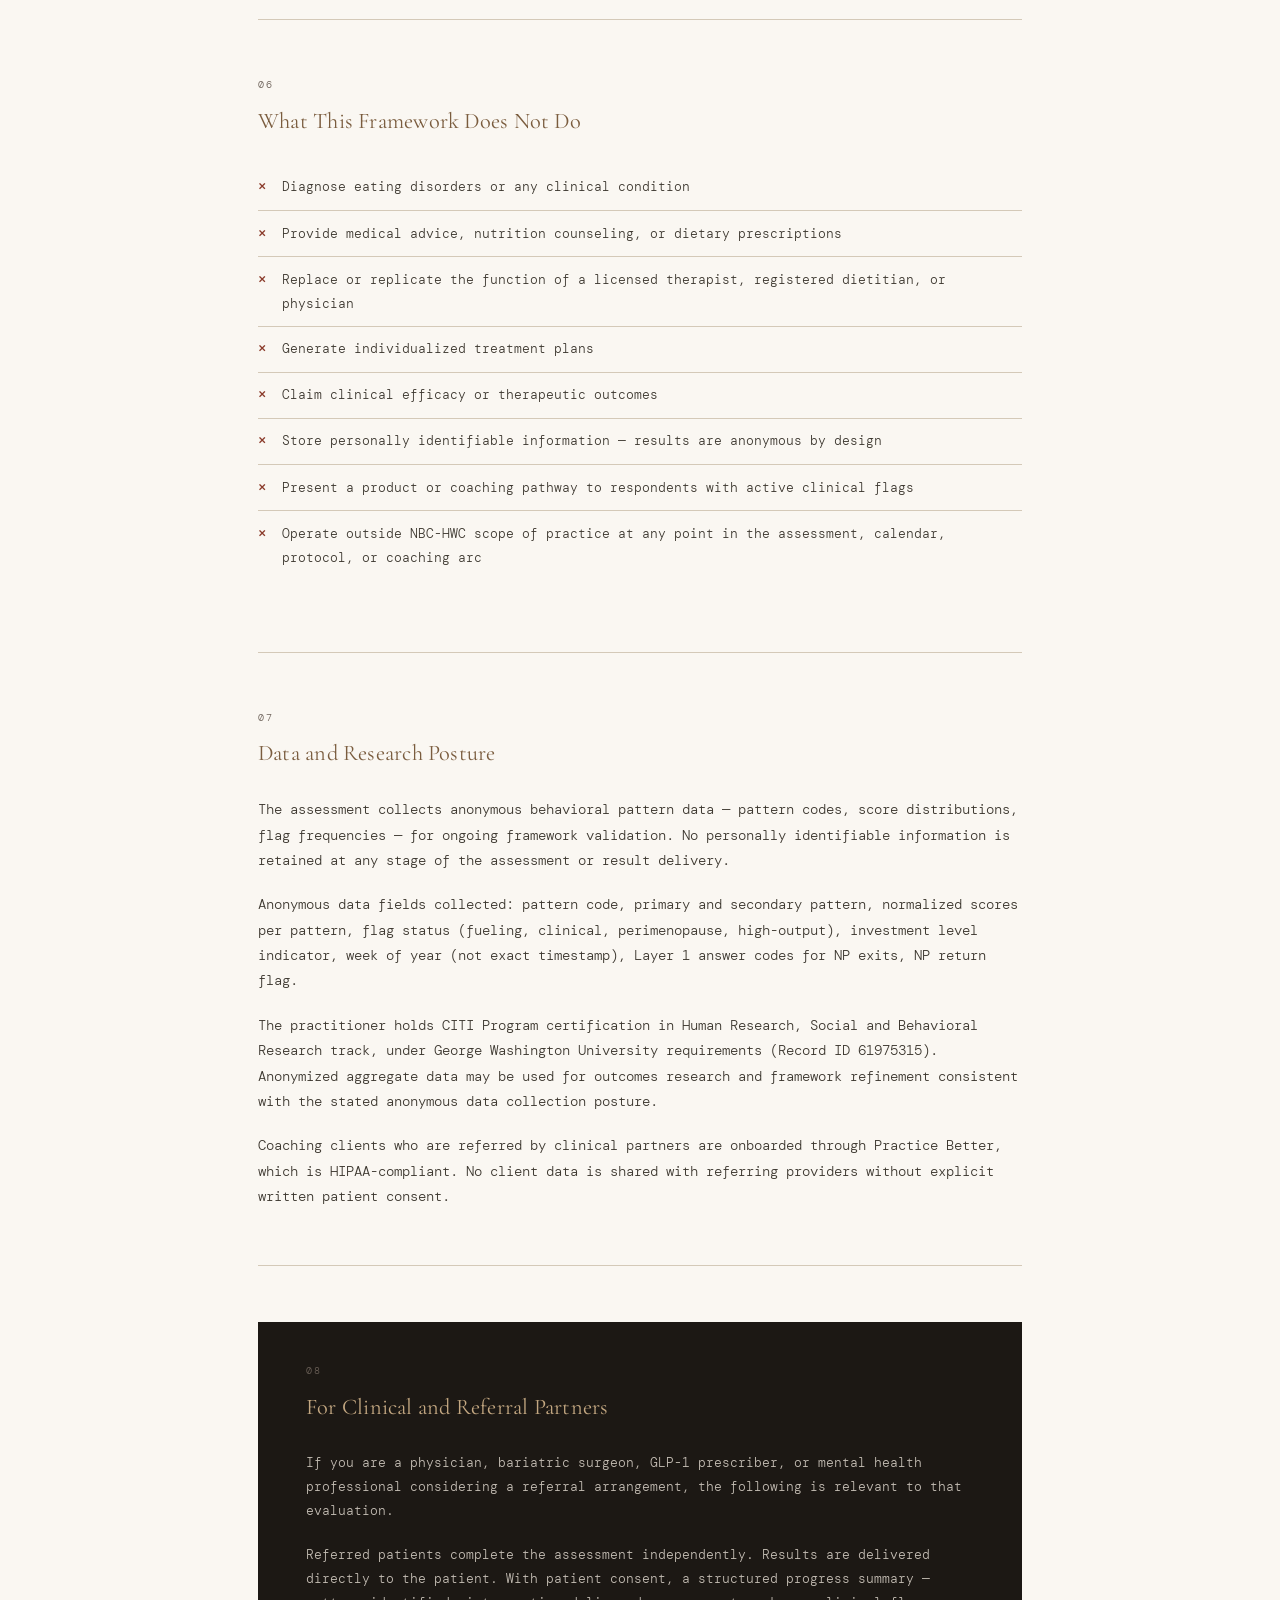
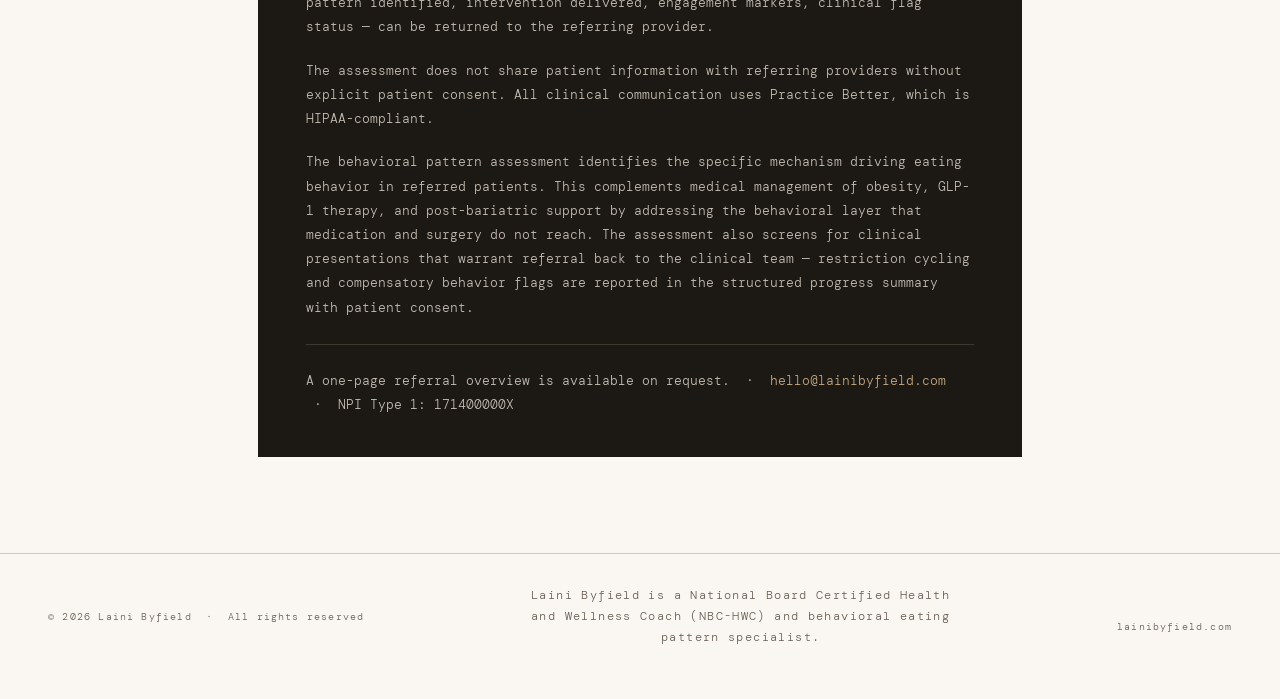
<file: methodology.html>
<!DOCTYPE html>
<html lang="en">
<head>
  <meta charset="UTF-8">
  <meta name="viewport" content="width=device-width, initial-scale=1.0">
  <title>Methodology & Safety Approach — Laini Byfield, NBC-HWC</title>
  <meta name="description" content="Scope of practice, assessment routing logic, clinical flag thresholds, escalation model, and referral partner information for the behavioral eating pattern assessment and coaching framework.">

  <link rel="icon" type="image/x-icon" href="favicon.ico">
  <link rel="icon" type="image/png" sizes="32x32" href="favicon-32.png">

  <link rel="preconnect" href="https://fonts.googleapis.com">
  <link rel="preconnect" href="https://fonts.gstatic.com" crossorigin>
  <link href="https://fonts.googleapis.com/css2?family=Cormorant+Garamond:ital,wght@0,300;0,400;0,500;1,300;1,400&family=DM+Mono:wght@300;400;500&display=swap" rel="stylesheet">

  <script type="application/ld+json">
  {
    "@context": "https://schema.org",
    "@type": "MedicalWebPage",
    "name": "Methodology & Safety Approach",
    "description": "Scope of practice, clinical flag logic, escalation model, and safety boundaries for the behavioral eating pattern assessment and coaching framework.",
    "author": {
      "@type": "Person",
      "name": "Laini Byfield",
      "jobTitle": "National Board Certified Health and Wellness Coach",
      "credential": "NBC-HWC",
      "url": "https://lainibyfield.com"
    },
    "mainEntityOfPage": "https://lainibyfield.com/methodology.html"
  }
  </script>

  <style>
    :root {
      --cream:        #f5f0e8;
      --rule:         #d4c9b8;
      --muted:        #6b6058;
      --ink:          #1c1814;
      --ink-light:    #3d3830;
      --accent:       #7a5c3e;
      --accent-light: #c4a882;
      --warm-white:   #faf7f2;
      --clinical-red: #8a3a2a;
    }

    * { margin: 0; padding: 0; box-sizing: border-box; }
    html { scroll-behavior: smooth; }

    body {
      background: var(--warm-white);
      color: var(--ink);
      font-family: 'DM Mono', monospace;
      font-weight: 300;
      font-size: 14px;
      line-height: 1.8;
      -webkit-font-smoothing: antialiased;
    }

    /* ── NAV ── */
    nav {
      padding: 1.4rem 3rem;
      display: flex;
      justify-content: space-between;
      align-items: center;
      border-bottom: 1px solid var(--rule);
      background: var(--warm-white);
    }
    .nav-name {
      font-family: 'Cormorant Garamond', serif;
      font-size: 1.05rem;
      font-weight: 400;
      letter-spacing: 0.02em;
      color: var(--ink);
      text-decoration: none;
    }
    .nav-links {
      display: flex;
      gap: 2rem;
      list-style: none;
    }
    .nav-links a {
      font-family: 'DM Mono', monospace;
      font-size: 0.68rem;
      letter-spacing: 0.12em;
      text-transform: uppercase;
      color: var(--muted);
      text-decoration: none;
      transition: color 0.2s;
    }
    .nav-links a:hover { color: var(--ink); }

    /* ── LAYOUT ── */
    .page-wrap {
      max-width: 860px;
      margin: 0 auto;
      padding: 4rem 3rem 6rem;
    }

    /* ── PAGE HEADER ── */
    .page-header {
      border-bottom: 2px solid var(--accent);
      padding-bottom: 2rem;
      margin-bottom: 3rem;
    }
    .page-label {
      font-size: 0.65rem;
      letter-spacing: 0.2em;
      text-transform: uppercase;
      color: var(--muted);
      margin-bottom: 1rem;
      display: block;
    }
    .page-title {
      font-family: 'Cormorant Garamond', serif;
      font-size: clamp(2rem, 4vw, 3rem);
      font-weight: 300;
      color: var(--ink);
      line-height: 1.15;
      margin-bottom: 1rem;
    }
    .page-title em {
      font-style: italic;
      color: var(--accent);
    }
    .page-byline {
      font-size: 0.72rem;
      letter-spacing: 0.1em;
      color: var(--muted);
    }
    .page-byline a {
      color: var(--accent);
      text-decoration: none;
    }

    /* ── SECTION ── */
    .doc-section {
      margin-bottom: 3.5rem;
      padding-bottom: 3.5rem;
      border-bottom: 1px solid var(--rule);
    }
    .doc-section:last-of-type {
      border-bottom: none;
    }

    .section-heading {
      font-family: 'Cormorant Garamond', serif;
      font-size: 1.4rem;
      font-weight: 400;
      color: var(--accent);
      margin-bottom: 1.5rem;
      letter-spacing: 0.01em;
    }

    .section-num {
      font-family: 'DM Mono', monospace;
      font-size: 0.62rem;
      letter-spacing: 0.18em;
      color: var(--muted);
      display: block;
      margin-bottom: 0.4rem;
    }

    p {
      color: var(--ink-light);
      margin-bottom: 1.2rem;
      font-size: 0.88rem;
    }

    p:last-child { margin-bottom: 0; }

    /* ── FLAG / ESCALATION BLOCKS ── */
    .flag-block {
      border-left: 3px solid var(--rule);
      padding: 1.2rem 1.5rem;
      margin: 1.5rem 0;
      background: var(--cream);
    }
    .flag-block.clinical {
      border-left-color: var(--clinical-red);
      background: #fdf5f3;
    }
    .flag-block.escalation {
      border-left-color: var(--accent);
    }
    .flag-label {
      font-size: 0.62rem;
      letter-spacing: 0.2em;
      text-transform: uppercase;
      color: var(--muted);
      display: block;
      margin-bottom: 0.6rem;
    }
    .flag-block.clinical .flag-label {
      color: var(--clinical-red);
    }
    .flag-block.escalation .flag-label {
      color: var(--accent);
    }
    .flag-title {
      font-family: 'Cormorant Garamond', serif;
      font-size: 1.05rem;
      font-weight: 500;
      color: var(--ink);
      margin-bottom: 0.5rem;
    }
    .flag-block p {
      font-size: 0.84rem;
      margin-bottom: 0.6rem;
    }

    /* ── NOT LIST ── */
    .not-list {
      list-style: none;
      margin: 1rem 0;
    }
    .not-list li {
      padding: 0.6rem 0;
      border-bottom: 1px solid var(--rule);
      font-size: 0.84rem;
      color: var(--ink-light);
      display: flex;
      gap: 1rem;
      align-items: baseline;
    }
    .not-list li:last-child { border-bottom: none; }
    .not-list li::before {
      content: '×';
      color: var(--clinical-red);
      font-size: 0.9rem;
      flex-shrink: 0;
      font-weight: 500;
    }

    /* ── PARTNER BOX ── */
    .partner-box {
      background: var(--ink);
      color: var(--cream);
      padding: 2.5rem 3rem;
      margin-top: 2rem;
    }
    .partner-box .section-heading {
      color: var(--accent-light);
    }
    .partner-box p {
      color: #c4bdb4;
      font-size: 0.84rem;
    }
    .partner-box .partner-contact {
      margin-top: 1.5rem;
      padding-top: 1.5rem;
      border-top: 1px solid #3d3830;
      font-size: 0.78rem;
      color: var(--muted);
    }
    .partner-box .partner-contact a {
      color: var(--accent-light);
      text-decoration: none;
    }
    .partner-box .partner-contact a:hover {
      text-decoration: underline;
    }

    /* ── THRESHOLD TABLE ── */
    .threshold-table {
      width: 100%;
      border-collapse: collapse;
      margin: 1.5rem 0;
      font-size: 0.8rem;
    }
    .threshold-table th {
      font-size: 0.62rem;
      letter-spacing: 0.15em;
      text-transform: uppercase;
      color: var(--muted);
      text-align: left;
      padding: 0.6rem 1rem;
      border-bottom: 2px solid var(--rule);
      font-weight: 400;
    }
    .threshold-table td {
      padding: 0.8rem 1rem;
      border-bottom: 1px solid var(--rule);
      color: var(--ink-light);
      vertical-align: top;
    }
    .threshold-table tr:last-child td { border-bottom: none; }
    .threshold-table .code {
      font-weight: 500;
      color: var(--accent);
      white-space: nowrap;
    }
    .threshold-table .clinical-code {
      color: var(--clinical-red);
      font-weight: 500;
    }

    /* ── FOOTER ── */
    footer {
      padding: 2rem 3rem;
      border-top: 1px solid var(--rule);
      display: flex;
      justify-content: space-between;
      align-items: center;
      background: var(--warm-white);
    }
    footer p {
      font-size: 0.62rem;
      letter-spacing: 0.12em;
      color: var(--muted);
    }
    .footer-credential {
      font-size: 0.72rem;
      color: var(--muted);
      max-width: 420px;
      text-align: center;
    }

    @media (max-width: 768px) {
      nav { padding: 1.2rem 1.5rem; }
      .nav-links { display: none; }
      .page-wrap { padding: 2.5rem 1.5rem 4rem; }
      footer { padding: 1.5rem; flex-direction: column; gap: 0.8rem; text-align: center; }
      .partner-box { padding: 1.8rem 1.5rem; }
    }
  </style>
</head>
<body>

<nav>
  <a href="/" class="nav-name">Laini Byfield</a>
  <ul class="nav-links">
    <li><a href="/assessment.html">Assessment</a></li>
    <li><a href="/#coaching">Coaching</a></li>
    <li><a href="mailto:hello@lainibyfield.com">Contact</a></li>
  </ul>
</nav>

<div class="page-wrap">

  <div class="page-header">
    <span class="page-label">Clinical Documentation</span>
    <h1 class="page-title">Methodology &amp;<br><em>Safety Approach</em></h1>
    <p class="page-byline">
      Laini Byfield, NBC-HWC &nbsp;·&nbsp;
      <a href="https://lainibyfield.com">lainibyfield.com</a> &nbsp;·&nbsp;
      NPI Type 1: 171400000X
    </p>
  </div>

  <!-- 01 WHAT THIS FRAMEWORK IS -->
  <div class="doc-section">
    <span class="section-num">01</span>
    <h2 class="section-heading">What This Framework Is</h2>
    <p>The behavioral eating pattern assessment is a self-report instrument designed for use in the pre-contemplation and contemplation stages of behavior change. It identifies six primary behavioral eating patterns — Seeker, Soother, Drifter, Stabilizer, Fueling, and Social — based on the mechanisms that drive eating behavior rather than the content of what is eaten.</p>
    <p>The framework is stage-matched to the Transtheoretical Model of behavior change. Assessment maps to contemplation. The 21-day calendar maps to preparation. The structured protocol maps to action. Coaching maps to maintenance and relapse prevention.</p>
    <p>This is a behavioral instrument. It is not a clinical screener, a diagnostic tool, or a medical assessment. Its clinical ceiling is correctly scoped to first-contact stages-of-change identification.</p>
  </div>

  <!-- 02 SCOPE OF PRACTICE -->
  <div class="doc-section">
    <span class="section-num">02</span>
    <h2 class="section-heading">Scope of Practice</h2>
    <p>Laini Byfield practices as a National Board Certified Health and Wellness Coach (NBC-HWC). This credential defines a specific and bounded scope.</p>
    <p>Health coaching addresses behavioral patterns, habit formation, and the psychological and environmental drivers of health-related behavior. It operates within the client's own goals and values, not a clinician-defined treatment plan.</p>
    <p>Health coaching is not medical care, psychotherapy, or nutrition counseling. It does not diagnose, treat, or prescribe. It does not replace the care of a physician, registered dietitian, licensed therapist, or eating disorder specialist. Where coaching and clinical care overlap in a client's life, they are complementary — not interchangeable.</p>
  </div>

  <!-- 03 ASSESSMENT ROUTING -->
  <div class="doc-section">
    <span class="section-num">03</span>
    <h2 class="section-heading">Assessment Routing Logic</h2>
    <p>The assessment generates a behavioral pattern code. That code determines which result copy, calendar, and protocol the respondent receives. The instrument uses a three-layer pre-screen architecture before reaching full scoring.</p>

    <table class="threshold-table">
      <thead>
        <tr>
          <th>Layer</th>
          <th>Questions</th>
          <th>Exit condition</th>
          <th>Result</th>
        </tr>
      </thead>
      <tbody>
        <tr>
          <td>1 — General pre-screen</td>
          <td>Q1–3</td>
          <td>2 or more neutral responses</td>
          <td class="code">NP — No Pattern</td>
        </tr>
        <tr>
          <td>2 — Seeker quick-screen</td>
          <td>Q4–6</td>
          <td>2 or more Seeker responses</td>
          <td class="code">S — Seeker (early exit)</td>
        </tr>
        <tr>
          <td>3 — Full assessment</td>
          <td>Q7–35</td>
          <td>Normalized score comparison across S, O, D, T, G</td>
          <td class="code">Primary + secondary pattern code</td>
        </tr>
      </tbody>
    </table>

    <p>Normalization divides raw scores by question count per pattern before comparison, correcting for unequal question distribution across patterns. Current normalization denominators: S:19, O:19, D:22, T:18, G:18.</p>

    <p>The No Pattern result presents no products and no coaching pathway. The only option offered is the full assessment. This is a clinical integrity boundary — NP respondents are not conversion targets.</p>

    <p>NP Layer 1 answer codes are stored anonymously for population tracking. NP return rate — the proportion of NP respondents who complete Layer 3 — is tracked as a calibration signal for pre-screen sensitivity.</p>
  </div>

  <!-- 04 FLAG LOGIC -->
  <div class="doc-section">
    <span class="section-num">04</span>
    <h2 class="section-heading">Flag Logic</h2>
    <p>Four flag categories sit alongside primary pattern routing. Flags do not replace the pattern result — they modify the result copy and, in the clinical case, the product pathway.</p>

    <div class="flag-block">
      <span class="flag-label">Behavioral flag</span>
      <div class="flag-title">Fueling — F ≥ 3</div>
      <p>Fires when timing deficit indicators reach threshold. Routes to Fueling-specific result copy emphasizing the distinction between deficit-driven eating and willpower failure. High-Output variant fires when F ≥ 3 and HO ≥ 2 simultaneously — athlete or high-output population with significant burn-intake gap.</p>
    </div>

    <div class="flag-block">
      <span class="flag-label">Behavioral flag</span>
      <div class="flag-title">Perimenopause overlay — BF ≥ 1 and P ≥ 2</div>
      <p>Fires when biological female indicators and perimenopause symptom indicators reach threshold together. Result copy acknowledges hormonal context and recommends medical evaluation alongside behavioral work. Does not modify the product pathway.</p>
    </div>

    <div class="flag-block clinical">
      <span class="flag-label">Clinical flag</span>
      <div class="flag-title">Clinical routing — C ≥ 2</div>
      <p>Fires when responses suggest restriction cycling, compensatory behavior, or guilt-driven compensation at threshold. The C code appears in five question types: compensation drive, anxiety after eating, restriction impulse, caloric compensation after exercise, and guilt after relational eating.</p>
      <p>Respondents who trigger the clinical flag receive result copy that names the flag directly, explains what it indicates, and recommends speaking with a qualified clinical professional before beginning a behavioral coaching program.</p>
      <p><strong>No product purchase pathway is presented to respondents with an active clinical flag.</strong> This is not configurable and is not subject to operator override.</p>
    </div>

    <div class="flag-block clinical">
      <span class="flag-label">Clinical flag — added v4</span>
      <div class="flag-title">Restriction cycling detection — Q31</div>
      <p>A dedicated restriction cycling question was added to the clinical layer as the highest-priority gap for the bariatric use case. Restriction cycling presents identically to a Fueling pattern in behavioral self-report without explicit detection logic — the mechanism and clinical risk are distinct. This question separates intentional restriction with loss-of-control sequelae from accidental timing deficit.</p>
    </div>

    <div class="flag-block clinical">
      <span class="flag-label">Clinical flag — added v4</span>
      <div class="flag-title">Compensatory behavior screening — Q32</div>
      <p>A single neutrally worded compensatory behavior question modeled on established lay screening instruments. Fires into the C code. Routes to a clinical note in result copy rather than a product. Not a full eating disorder screen — a flag that identifies respondents who should connect with clinical support before self-directed behavioral work.</p>
    </div>
  </div>

  <!-- 05 ESCALATION MODEL -->
  <div class="doc-section">
    <span class="section-num">05</span>
    <h2 class="section-heading">Escalation Model</h2>
    <p>Three conditions trigger an escalation recommendation. Escalation operates at the assessment level and at the coaching engagement level.</p>

    <div class="flag-block escalation">
      <span class="flag-label">Escalation — assessment level</span>
      <div class="flag-title">Active clinical flag</div>
      <p>Restriction cycling, compensatory behavior, or guilt-driven compensation at threshold. Result copy directs the respondent toward a physician or licensed mental health professional with eating disorder competency before beginning any self-directed behavioral program.</p>
    </div>

    <div class="flag-block escalation">
      <span class="flag-label">Escalation — assessment level</span>
      <div class="flag-title">Perimenopause overlay with significant hormonal indicators</div>
      <p>Result copy directs toward medical evaluation alongside behavioral work. Recommended referral category: physician or endocrinologist. The behavioral pattern work is not contraindicated — medical evaluation is recommended concurrently, not instead.</p>
    </div>

    <div class="flag-block escalation">
      <span class="flag-label">Escalation — coaching engagement level</span>
      <div class="flag-title">Client disclosure during coaching</div>
      <p>If a coaching client discloses behavior consistent with an active eating disorder, purging, or significant restriction not captured at intake, the coaching engagement does not continue until the client has connected with appropriate clinical support. Depending on the nature of the disclosure, coaching may resume alongside clinical care or may not be appropriate at that time. The determination is made in consultation with the client and, where relevant, the treating clinician. This is a non-negotiable clinical boundary within the NBC-HWC scope of practice.</p>
    </div>
  </div>

  <!-- 06 WHAT THIS DOES NOT DO -->
  <div class="doc-section">
    <span class="section-num">06</span>
    <h2 class="section-heading">What This Framework Does Not Do</h2>
    <ul class="not-list">
      <li>Diagnose eating disorders or any clinical condition</li>
      <li>Provide medical advice, nutrition counseling, or dietary prescriptions</li>
      <li>Replace or replicate the function of a licensed therapist, registered dietitian, or physician</li>
      <li>Generate individualized treatment plans</li>
      <li>Claim clinical efficacy or therapeutic outcomes</li>
      <li>Store personally identifiable information — results are anonymous by design</li>
      <li>Present a product or coaching pathway to respondents with active clinical flags</li>
      <li>Operate outside NBC-HWC scope of practice at any point in the assessment, calendar, protocol, or coaching arc</li>
    </ul>
  </div>

  <!-- 07 DATA POSTURE -->
  <div class="doc-section">
    <span class="section-num">07</span>
    <h2 class="section-heading">Data and Research Posture</h2>
    <p>The assessment collects anonymous behavioral pattern data — pattern codes, score distributions, flag frequencies — for ongoing framework validation. No personally identifiable information is retained at any stage of the assessment or result delivery.</p>
    <p>Anonymous data fields collected: pattern code, primary and secondary pattern, normalized scores per pattern, flag status (fueling, clinical, perimenopause, high-output), investment level indicator, week of year (not exact timestamp), Layer 1 answer codes for NP exits, NP return flag.</p>
    <p>The practitioner holds CITI Program certification in Human Research, Social and Behavioral Research track, under George Washington University requirements (Record ID 61975315). Anonymized aggregate data may be used for outcomes research and framework refinement consistent with the stated anonymous data collection posture.</p>
    <p>Coaching clients who are referred by clinical partners are onboarded through Practice Better, which is HIPAA-compliant. No client data is shared with referring providers without explicit written patient consent.</p>
  </div>

  <!-- 08 REFERRAL PARTNERS -->
  <div class="partner-box">
    <span class="section-num" style="color:#6b6058;">08</span>
    <h2 class="section-heading">For Clinical and Referral Partners</h2>
    <p>If you are a physician, bariatric surgeon, GLP-1 prescriber, or mental health professional considering a referral arrangement, the following is relevant to that evaluation.</p>
    <p>Referred patients complete the assessment independently. Results are delivered directly to the patient. With patient consent, a structured progress summary — pattern identified, intervention delivered, engagement markers, clinical flag status — can be returned to the referring provider.</p>
    <p>The assessment does not share patient information with referring providers without explicit patient consent. All clinical communication uses Practice Better, which is HIPAA-compliant.</p>
    <p>The behavioral pattern assessment identifies the specific mechanism driving eating behavior in referred patients. This complements medical management of obesity, GLP-1 therapy, and post-bariatric support by addressing the behavioral layer that medication and surgery do not reach. The assessment also screens for clinical presentations that warrant referral back to the clinical team — restriction cycling and compensatory behavior flags are reported in the structured progress summary with patient consent.</p>
    <div class="partner-contact">
      <p>A one-page referral overview is available on request. &nbsp;·&nbsp; <a href="mailto:hello@lainibyfield.com">hello@lainibyfield.com</a> &nbsp;·&nbsp; NPI Type 1: 171400000X</p>
    </div>
  </div>

</div><!-- end page-wrap -->

<footer>
  <p>&copy; 2026 Laini Byfield &nbsp;·&nbsp; All rights reserved</p>
  <p class="footer-credential">Laini Byfield is a National Board Certified Health and Wellness Coach (NBC-HWC) and behavioral eating pattern specialist.</p>
  <p>lainibyfield.com</p>
</footer>

</body>
</html>
</file>
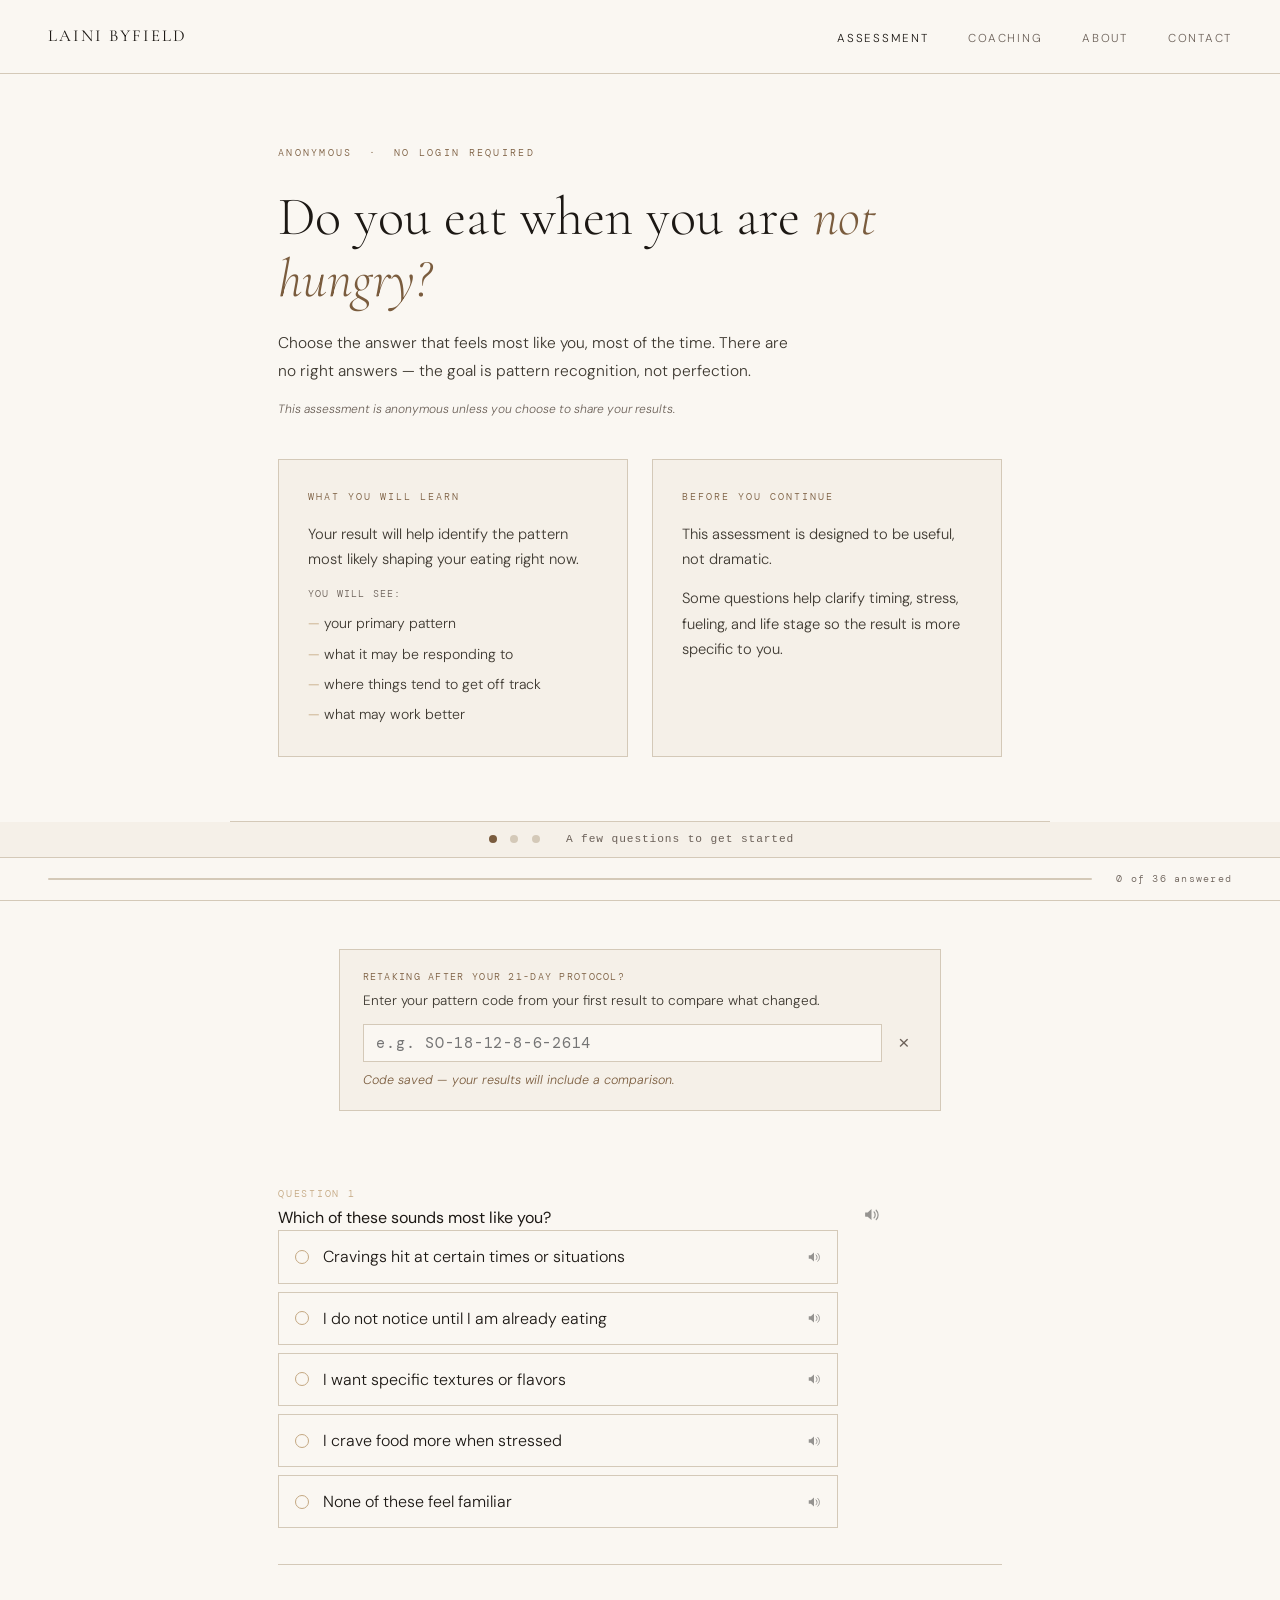
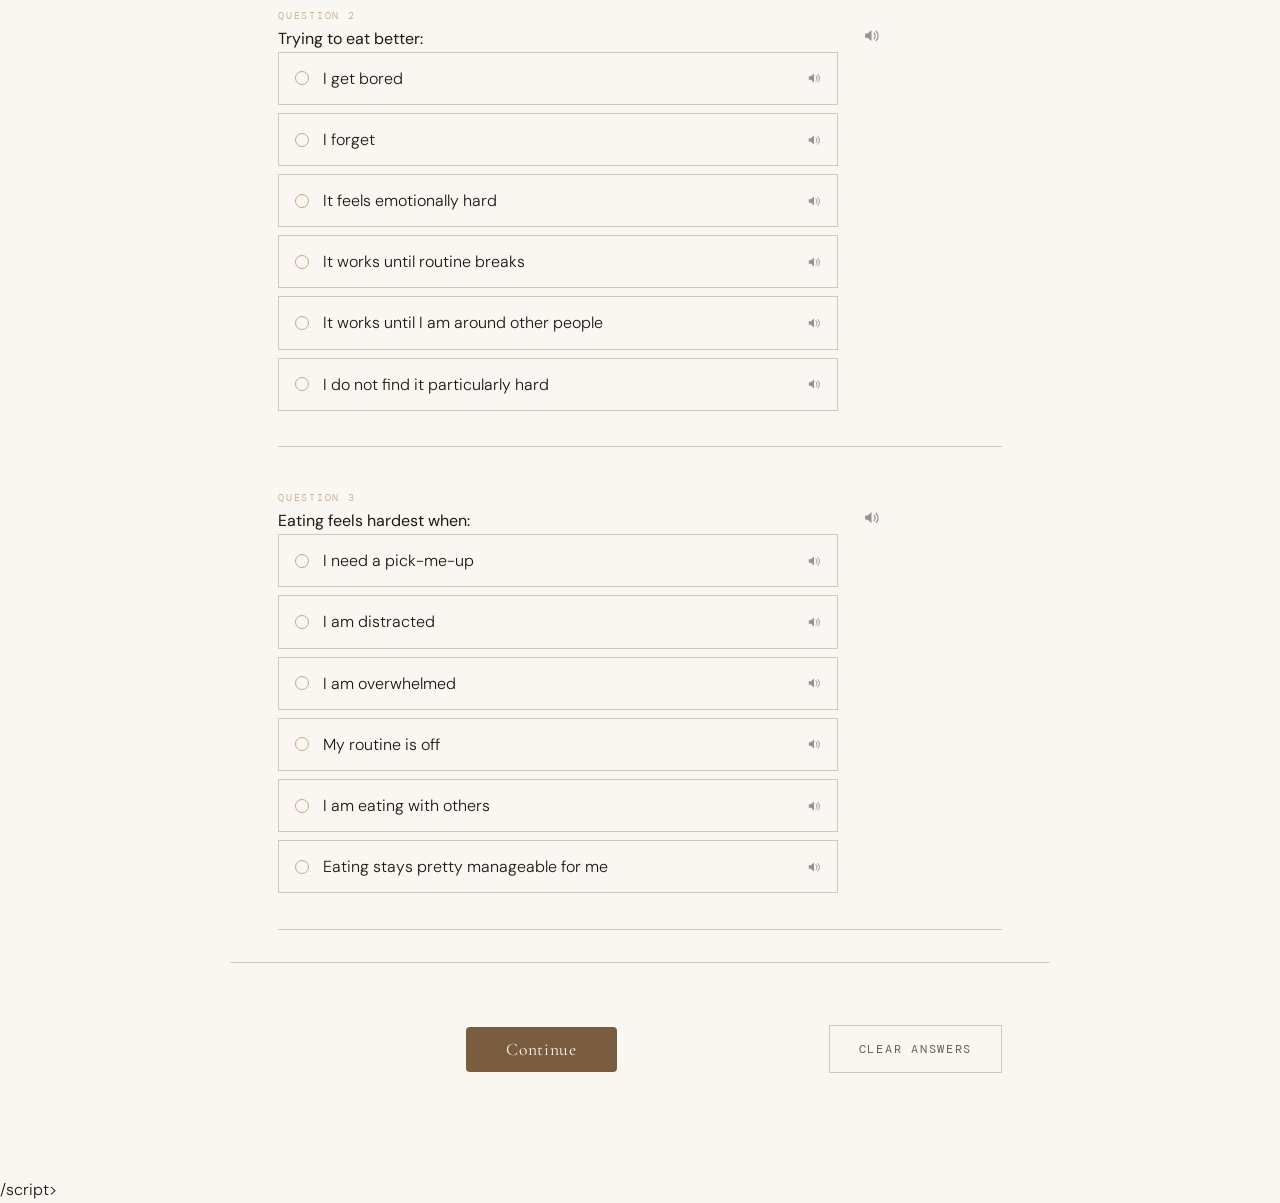
<file: old.assessment.html>
<!DOCTYPE html>
<html lang="en">
<head>
    <link rel="icon" type="image/x-icon" href="[data-uri]">
  <link rel="icon" type="image/png" sizes="32x32" href="[data-uri]">
  <link rel="apple-touch-icon" href="[data-uri]">
  <meta charset="UTF-8" />
  <meta name="viewport" content="width=device-width, initial-scale=1.0" />
  <title>Eating Pattern Assessment | Laini Byfield</title>
  <link rel="preconnect" href="https://fonts.googleapis.com" />
  <link rel="preconnect" href="https://fonts.gstatic.com" crossorigin />
  <link href="https://fonts.googleapis.com/css2?family=Cormorant+Garamond:ital,wght@0,300;0,400;0,500;1,300;1,400&family=DM+Mono:wght@300;400&family=DM+Sans:wght@300;400;500&display=swap" rel="stylesheet" />
  <style>
    :root {
      --cream: #f5f0e8;
      --warm-white: #faf7f2;
      --ink: #1c1814;
      --ink-light: #3d3830;
      --muted: #6b6058;
      --accent: #7a5c3e;
      --accent-light: #c4a882;
      --rule: #d4c9b8;
      --answered: #e8f0e8;
    }

    *, *::before, *::after { box-sizing: border-box; margin: 0; padding: 0; }
    html { scroll-behavior: smooth; }

    body {
      background: var(--warm-white);
      color: var(--ink);
      font-family: 'DM Sans', sans-serif;
      font-weight: 300;
      line-height: 1.7;
      font-size: 16px;
      -webkit-font-smoothing: antialiased;
    }

    /* NAV */
    nav {
      position: fixed;
      top: 0; left: 0; right: 0;
      z-index: 100;
      padding: 1.4rem 3rem;
      display: flex;
      justify-content: space-between;
      align-items: center;
      background: var(--warm-white);
      border-bottom: 1px solid var(--rule);
    }

    .nav-name {
      font-family: 'Cormorant Garamond', serif;
      font-size: 1.05rem;
      font-weight: 400;
      letter-spacing: 0.12em;
      text-transform: uppercase;
      color: var(--ink);
      text-decoration: none;
    }

    .nav-links {
      display: flex;
      gap: 2.5rem;
      list-style: none;
    }

    .nav-links a {
      font-size: 0.72rem;
      letter-spacing: 0.15em;
      text-transform: uppercase;
      color: var(--muted);
      text-decoration: none;
      transition: color 0.2s;
    }

    .nav-links a:hover,
    .nav-links a.active { color: var(--ink); }

    /* HERO */
    .page-hero {
      padding: 9rem 3rem 4rem;
      max-width: 820px;
      margin: 0 auto;
      border-bottom: 1px solid var(--rule);
    }

    .eyebrow {
      font-family: 'DM Mono', monospace;
      font-size: 0.65rem;
      letter-spacing: 0.22em;
      text-transform: uppercase;
      color: var(--accent);
      margin-bottom: 1.5rem;
    }

    .page-hero h1 {
      font-family: 'Cormorant Garamond', serif;
      font-size: clamp(2rem, 4.5vw, 3.4rem);
      font-weight: 300;
      line-height: 1.15;
      color: var(--ink);
      margin-bottom: 1.2rem;
    }

    .page-hero h1 em {
      font-style: italic;
      color: var(--accent);
    }

    .page-sub {
      font-size: 0.97rem;
      color: var(--ink-light);
      max-width: 520px;
      line-height: 1.8;
      margin-bottom: 0.8rem;
    }

    .note-small {
      font-size: 0.75rem;
      color: var(--muted);
      font-style: italic;
    }

    /* PROGRESS BAR */
    .progress-bar-wrap {
      position: sticky;
      top: 65px;
      z-index: 90;
      background: var(--warm-white);
      border-bottom: 1px solid var(--rule);
      padding: 0.75rem 3rem;
      display: flex;
      align-items: center;
      gap: 1.5rem;
    }

    .progress-track {
      flex: 1;
      height: 2px;
      background: var(--rule);
      border-radius: 2px;
      overflow: hidden;
    }

    .progress-fill {
      height: 100%;
      width: 0%;
      background: var(--accent);
      transition: width 0.3s ease;
      border-radius: 2px;
    }

    .progress-count {
      font-family: 'DM Mono', monospace;
      font-size: 0.65rem;
      letter-spacing: 0.12em;
      color: var(--muted);
      white-space: nowrap;
      min-width: 70px;
      text-align: right;
    }

    /* QUESTIONS */
    .questions-wrap {
      max-width: 820px;
      margin: 0 auto;
      padding: 3rem 3rem 2rem;
    }

    .question-block {
      padding: 2.2rem 0;
      border-bottom: 1px solid var(--rule);
      transition: background 0.2s;
    }

    .question-block:last-child { border-bottom: none; }

    .question-block.answered {
      background: transparent;
    }

    .question-meta {
      margin-bottom: 0.6rem;
    }

    .question-number {
      font-family: 'DM Mono', monospace;
      font-size: 0.62rem;
      letter-spacing: 0.18em;
      color: var(--accent-light);
      text-transform: uppercase;
    }

    .question-context {
      font-size: 0.85rem;
      color: var(--muted);
      font-style: italic;
      line-height: 1.65;
      margin-bottom: 0.75rem;
      max-width: 560px;
      padding: 0.8rem 1rem;
      border-left: 2px solid var(--accent-light);
      background: var(--cream);
    }

    .question-text {
      font-size: 1rem;
      color: var(--ink);
      font-weight: 400;
      line-height: 1.55;
      margin-bottom: 1.2rem;
      max-width: 580px;
    }

    .option-list {
      display: flex;
      flex-direction: column;
      gap: 0.5rem;
    }

    .option-row {
      display: flex;
      align-items: center;
      gap: 0.9rem;
      padding: 0.75rem 1rem;
      border: 1px solid var(--rule);
      background: var(--warm-white);
      cursor: pointer;
      transition: border-color 0.18s, background 0.18s;
      max-width: 560px;
    }

    .option-row:hover {
      border-color: var(--accent-light);
      background: var(--cream);
    }

    .option-row input[type="radio"] {
      appearance: none;
      -webkit-appearance: none;
      width: 14px;
      height: 14px;
      border: 1px solid var(--accent-light);
      border-radius: 50%;
      flex-shrink: 0;
      position: relative;
      transition: border-color 0.18s;
    }

    .option-row input[type="radio"]:checked {
      border-color: var(--accent);
      background: var(--accent);
      box-shadow: inset 0 0 0 3px var(--warm-white);
    }

    .option-row:has(input:checked) {
      border-color: var(--accent);
      background: var(--cream);
    }

    .option-text {
      font-size: 0.92rem;
      color: var(--ink-light);
      line-height: 1.4;
    }

    /* ACTIONS */
    .form-actions {
      max-width: 820px;
      margin: 0 auto;
      padding: 2.5rem 3rem 5rem;
      display: flex;
      align-items: center;
      gap: 1.5rem;
      border-top: 1px solid var(--rule);
      flex-wrap: wrap;
    }

    .btn-primary {
      display: inline-block;
      padding: 0.95rem 2.2rem;
      background: var(--accent);
      color: var(--warm-white);
      text-decoration: none;
      font-size: 0.72rem;
      letter-spacing: 0.18em;
      text-transform: uppercase;
      font-family: 'DM Mono', monospace;
      border: none;
      cursor: pointer;
      transition: background 0.22s, transform 0.18s;
    }

    .btn-primary:hover {
      background: var(--ink);
      transform: translateY(-1px);
    }

    .btn-ghost {
      display: inline-block;
      padding: 0.95rem 1.8rem;
      background: transparent;
      color: var(--muted);
      font-size: 0.72rem;
      letter-spacing: 0.15em;
      text-transform: uppercase;
      font-family: 'DM Mono', monospace;
      border: 1px solid var(--rule);
      cursor: pointer;
      transition: color 0.2s, border-color 0.2s;
    }

    .btn-ghost:hover {
      color: var(--ink);
      border-color: var(--ink-light);
    }

    .helper-text {
      font-size: 0.8rem;
      color: var(--accent);
      font-style: italic;
      display: none;
      width: 100%;
      margin-top: 0.5rem;
    }

    .helper-text.visible { display: block; }

    /* HERO CARDS */
    .hero-cards {
      display: grid;
      grid-template-columns: 1fr 1fr;
      gap: 1.5rem;
      margin-top: 2.5rem;
    }

    .hero-card {
      padding: 1.8rem;
      background: var(--cream);
      border: 1px solid var(--rule);
    }

    .card-kicker {
      font-family: 'DM Mono', monospace;
      font-size: 0.62rem;
      letter-spacing: 0.2em;
      text-transform: uppercase;
      color: var(--accent);
      display: block;
      margin-bottom: 1rem;
    }

    .card-body {
      font-size: 0.92rem;
      color: var(--ink-light);
      line-height: 1.75;
      margin-bottom: 0.8rem;
    }

    .card-label-small {
      font-family: 'DM Mono', monospace;
      font-size: 0.62rem;
      letter-spacing: 0.12em;
      color: var(--muted);
      text-transform: uppercase;
      margin-bottom: 0.6rem;
      margin-top: 0.4rem;
    }

    .card-list {
      list-style: none;
      display: flex;
      flex-direction: column;
      gap: 0.4rem;
    }

    .card-list li {
      font-size: 0.88rem;
      color: var(--ink-light);
      padding-left: 1rem;
      position: relative;
    }

    .card-list li::before {
      content: '—';
      position: absolute;
      left: 0;
      color: var(--accent-light);
    }

    /* RESPONSIVE */
    @media (max-width: 768px) {
      nav { padding: 1.2rem 1.5rem; }
      .nav-links { display: none; }
      .page-hero,
      .questions-wrap,
      .form-actions { padding-left: 1.5rem; padding-right: 1.5rem; }
      .progress-bar-wrap { padding-left: 1.5rem; padding-right: 1.5rem; }
      .hero-cards { grid-template-columns: 1fr; }
    }

    .prior-code-section {
      max-width: 640px;
      margin: 0 auto 2rem auto;
      padding: 0 1.2rem;
    }
    .prior-code-inner {
      padding: 1.2rem 1.4rem;
      background: var(--cream);
      border: 1px solid var(--rule);
    }
    .prior-code-label {
      font-family: 'DM Mono', monospace;
      font-size: 0.62rem;
      letter-spacing: 0.13em;
      color: var(--accent);
      margin-bottom: 0.3rem;
    }
    .prior-code-hint {
      font-size: 0.85rem;
      color: var(--ink-light);
      margin-bottom: 0.8rem;
      line-height: 1.5;
    }
    .prior-code-row {
      display: flex;
      gap: 0.5rem;
      align-items: center;
    }
    .prior-code-input {
      font-family: 'DM Mono', monospace;
      font-size: 0.95rem;
      color: var(--ink);
      background: var(--warm-white);
      border: 1px solid var(--rule);
      padding: 0.5rem 0.8rem;
      width: 100%;
      letter-spacing: 0.05em;
      outline: none;
    }
    .prior-code-input:focus {
      border-color: var(--accent);
    }
    .prior-code-clear {
      background: none;
      border: none;
      font-size: 1.2rem;
      color: var(--muted);
      cursor: pointer;
      padding: 0.3rem 0.5rem;
      flex-shrink: 0;
    }
    .prior-code-saved {
      font-size: 0.78rem;
      color: var(--accent);
      font-style: italic;
      margin-top: 0.5rem;
    }
  
  /* Pre-screen layer indicator */
  .layer-indicator {
    text-align: center;
    padding: 0.5rem 1rem;
    font-family: 'Courier New', monospace;
    font-size: 0.7rem;
    letter-spacing: 0.08em;
    color: var(--muted, #6b6058);
    background: var(--cream, #f5f0e8);
    border-bottom: 1px solid var(--rule, #d4c9b8);
  }
  .layer-dot {
    display: inline-block;
    width: 8px; height: 8px;
    border-radius: 50%;
    background: var(--rule, #d4c9b8);
    margin: 0 3px;
    vertical-align: middle;
    transition: background 0.3s;
  }
  .layer-dot.active {
    background: var(--accent, #7a5c3e);
  }
  .continue-btn:hover {
    background: #5a4030 !important;
  }

  </style>
</head>
<body>

<nav>
  <a href="index.html" class="nav-name">Laini Byfield</a>
  <ul class="nav-links">
    <li><a href="assessment.html" class="active">Assessment</a></li>
    <li><a href="index.html#coaching">Coaching</a></li>
    <li><a href="index.html#about">About</a></li>
    <li><a href="index.html#contact">Contact</a></li>
  </ul>
</nav>

<div class="page-hero">
  <p class="eyebrow">Anonymous &nbsp;&middot;&nbsp; No login required</p>
  <h1>Do you eat when you are <em>not hungry?</em></h1>
  <p class="page-sub">Choose the answer that feels most like you, most of the time. There are no right answers — the goal is pattern recognition, not perfection.</p>
  <p class="note-small">This assessment is anonymous unless you choose to share your results.</p>

  <div class="hero-cards">
    <div class="hero-card">
      <span class="card-kicker">What you will learn</span>
      <p class="card-body">Your result will help identify the pattern most likely shaping your eating right now.</p>
      <p class="card-label-small">You will see:</p>
      <ul class="card-list">
        <li>your primary pattern</li>
        <li>what it may be responding to</li>
        <li>where things tend to get off track</li>
        <li>what may work better</li>
      </ul>
    </div>
    <div class="hero-card">
      <span class="card-kicker">Before you continue</span>
      <p class="card-body">This assessment is designed to be useful, not dramatic.</p>
      <p class="card-body">Some questions help clarify timing, stress, fueling, and life stage so the result is more specific to you.</p>
    </div>
  </div>
</div>


<div class="layer-indicator" id="layerIndicator">
  <span class="layer-dot active" id="dot1"></span>
  <span class="layer-dot" id="dot2"></span>
  <span class="layer-dot" id="dot3"></span>
  &nbsp; <span id="layerLabel">A few questions to get started</span>
</div>

<div class="progress-bar-wrap">
  <div class="progress-track">
    <div class="progress-fill" id="progressFill"></div>
  </div>
  <span class="progress-count"><span id="answeredCount">0</span> of <span id="totalCount">37</span> answered</span>
</div>

<div class="questions-wrap">
  
  <!-- Prior code entry — for day-21 retakes -->
  <div class="prior-code-section" id="priorCodeSection">
    <div class="prior-code-inner">
      <p class="prior-code-label">RETAKING AFTER YOUR 21-DAY PROTOCOL?</p>
      <p class="prior-code-hint">Enter your pattern code from your first result to compare what changed.</p>
      <div class="prior-code-row">
        <input type="text" id="priorCodeInput" class="prior-code-input"
               placeholder="e.g. SO-18-12-8-6-2614"
               maxlength="24"
               autocomplete="off"
               autocorrect="off"
               autocapitalize="characters" />
        <button type="button" id="priorCodeClear" class="prior-code-clear hidden-input">&times;</button>
      </div>
      <p class="prior-code-saved hidden-input" id="priorCodeSaved">Code saved — your results will include a comparison.</p>
    </div>
  </div>

<div id="questionContainer"></div>
</div>

<div class="form-actions">
  <button type="button" class="btn-primary" id="seeResultsBtn">See My Results</button>
  <button type="button" class="btn-ghost" id="clearBtn">Clear Answers</button>
  <p class="helper-text" id="formMessage"></p>
</div>

<script src="assets/js/assessment.js"></script>
<script>
  // Prior code handling
  const priorCodeInput = document.getElementById('priorCodeInput');
  const priorCodeClear = document.getElementById('priorCodeClear');
  const priorCodeSaved = document.getElementById('priorCodeSaved');

  const VALID_CODES = ['S','O','D','T','G','SO','SD','ST','SG','OD','OT','OG','DT','DG','TG',
                       'OS','DS','TS','GS','DO','TO','GO','DT','GT','GD'];

  // Clear any stale state on fresh page load
  if (priorCodeInput) priorCodeInput.value = '';
  if (priorCodeSaved) priorCodeSaved.classList.add('hidden-input');
  if (priorCodeClear) priorCodeClear.classList.add('hidden-input');

  if (priorCodeInput) {
    priorCodeInput.addEventListener('input', (e) => {
      if (!e.isTrusted) return;
      const val = priorCodeInput.value.trim().toUpperCase();
      if (!val) {
        sessionStorage.removeItem('lainiPriorCode');
        priorCodeSaved.classList.add('hidden-input');
        priorCodeClear.classList.add('hidden-input');
        return;
      }
      const isValidCode = /^[A-Z]{2,4}-\d+-\d+-\d+-\d+-\d+-\d{4}$/.test(val);
      if (isValidCode) {
        sessionStorage.setItem('lainiPriorCode', val);
        priorCodeSaved.classList.remove('hidden-input');
        priorCodeClear.classList.remove('hidden-input');
      } else {
        sessionStorage.removeItem('lainiPriorCode');
        priorCodeSaved.classList.add('hidden-input');
        priorCodeClear.classList.remove('hidden-input');
      }
    });

    priorCodeClear.addEventListener('click', () => {
      priorCodeInput.value = '';
      sessionStorage.removeItem('lainiPriorCode');
      priorCodeSaved.classList.add('hidden-input');
      priorCodeClear.classList.add('hidden-input');
    });
  }
</script>/script>
<script>
  // Live progress fill — runs after assessment.js has rendered questions
  document.addEventListener('DOMContentLoaded', () => {
    const fill = document.getElementById('progressFill');
    const answeredEl = document.getElementById('answeredCount');
    const totalEl = document.getElementById('totalCount');
    const container = document.getElementById('questionContainer');

    if (!container) return;

    container.addEventListener('change', (event) => {
      const answered = document.querySelectorAll('input[type="radio"]:checked').length;
      const total = questions ? questions.length : 35;
      const pct = (answered / total) * 100;
      if (fill) fill.style.width = pct + '%';
      if (answeredEl) answeredEl.textContent = answered;
      if (totalEl) totalEl.textContent = total;

      // Mark block as answered
      const changed = event.target;
      if (changed) {
        const block = changed.closest('.question-block');
        if (block) block.classList.add('answered');
      }
    });
  });
</script>



</body>
</html>
</file>
<file: assets/css/site.css>
:root {
  --cream: #f5f0e8;
  --warm-white: #faf7f2;
  --ink: #1c1814;
  --ink-light: #3d3830;
  --muted: #6b6058;
  --accent: #7a5c3e;
  --accent-light: #c4a882;
  --rule: #d4c9b8;
  --section-gap: 7rem;
  --result-bg: #f7f2ec;
  --shadow: 0 12px 40px rgba(28, 24, 20, 0.06);
}

*, *::before, *::after {
  box-sizing: border-box;
  margin: 0;
  padding: 0;
}

html { scroll-behavior: smooth; }

body {
  background: var(--warm-white);
  color: var(--ink);
  font-family: 'DM Sans', sans-serif;
  font-weight: 300;
  line-height: 1.7;
  font-size: 16px;
  -webkit-font-smoothing: antialiased;
}

a { color: inherit; }

nav {
  position: fixed;
  top: 0;
  left: 0;
  right: 0;
  z-index: 100;
  padding: 1.5rem 3rem;
  display: flex;
  justify-content: space-between;
  align-items: center;
  background: rgba(250, 247, 242, 0.94);
  backdrop-filter: blur(10px);
  border-bottom: 1px solid var(--rule);
}

.nav-name {
  font-family: 'Cormorant Garamond', serif;
  font-size: 1.05rem;
  font-weight: 400;
  letter-spacing: 0.12em;
  text-transform: uppercase;
  color: var(--ink);
  text-decoration: none;
}

.nav-links {
  display: flex;
  gap: 2.5rem;
  list-style: none;
}

.nav-links a {
  font-size: 0.75rem;
  letter-spacing: 0.15em;
  text-transform: uppercase;
  color: var(--muted);
  text-decoration: none;
  transition: color 0.2s;
}

.nav-links a:hover,
.nav-links a.active { color: var(--ink); }

.hero {
  min-height: 100vh;
  display: flex;
  align-items: center;
  padding: 10rem 3rem 6rem;
  position: relative;
  overflow: hidden;
}

.hero::before {
  content: '';
  position: absolute;
  top: -20%;
  right: -10%;
  width: 55%;
  height: 130%;
  background: radial-gradient(ellipse at center, rgba(196, 168, 130, 0.12) 0%, transparent 70%);
  pointer-events: none;
}

.hero-inner {
  max-width: 900px;
  margin: 0 auto;
  width: 100%;
}

.eyebrow {
  font-family: 'DM Mono', monospace;
  font-size: 0.68rem;
  letter-spacing: 0.2em;
  text-transform: uppercase;
  color: var(--accent);
  margin-bottom: 2.5rem;
}

.hero h1,
.page-hero h1 {
  font-family: 'Cormorant Garamond', serif;
  font-size: clamp(2.6rem, 6vw, 5rem);
  font-weight: 300;
  line-height: 1.15;
  letter-spacing: -0.01em;
  color: var(--ink);
  margin-bottom: 2rem;
  max-width: 760px;
}

.hero h1 em,
.page-hero h1 em,
.assessment-heading em,
.page-heading em {
  font-style: italic;
  color: var(--accent);
}

.hero-sub,
.page-sub {
  font-size: 1.05rem;
  color: var(--ink-light);
  max-width: 560px;
  line-height: 1.75;
  margin-bottom: 3rem;
}

.rule {
  width: 100%;
  height: 1px;
  background: var(--rule);
}

section,
.page-shell {
  padding: var(--section-gap) 3rem;
  max-width: 980px;
  margin: 0 auto;
}

.page-shell {
  padding-top: 9rem;
}

.page-grid {
  display: grid;
  grid-template-columns: minmax(0, 1.45fr) minmax(280px, 0.8fr);
  gap: 2.5rem;
  align-items: start;
}


.section-label {
  font-family: 'DM Mono', monospace;
  font-size: 0.65rem;
  letter-spacing: 0.22em;
  text-transform: uppercase;
  color: var(--accent-light);
  margin-bottom: 3rem;
  display: flex;
  align-items: center;
  gap: 1rem;
}

.section-label::after {
  content: '';
  flex: 1;
  height: 1px;
  background: var(--rule);
  max-width: 80px;
}

.assessment-grid,
.about-grid,
.contact-inner,
.result-layout {
  display: grid;
  grid-template-columns: 1fr 1fr;
  gap: 4rem;
  align-items: start;
}

.assessment-heading,
.about-heading,
.page-heading,
.contact-heading,
.result-title {
  font-family: 'Cormorant Garamond', serif;
  font-size: clamp(1.8rem, 3.5vw, 2.8rem);
  font-weight: 300;
  line-height: 1.2;
  color: var(--ink);
  margin-bottom: 1.5rem;
}

.body-text {
  color: var(--ink-light);
  font-size: 0.97rem;
  line-height: 1.8;
  margin-bottom: 1.2rem;
}

.small-muted {
  font-size: 0.85rem;
  color: var(--muted);
}

.note-small,
.helper-text,
.privacy-note,
.progress-text {
  font-size: 0.82rem;
  color: var(--muted);
  font-style: italic;
}

.pattern-list,
.who-list,
.quick-list,
.result-points {
  list-style: none;
}

.pattern-list {
  margin: 1.5rem 0 2rem;
}

.pattern-list li,
.who-list li,
.quick-list li,
.result-points li {
  border-bottom: 1px solid var(--rule);
}

.pattern-list li {
  font-family: 'DM Mono', monospace;
  font-size: 0.72rem;
  color: var(--muted);
  letter-spacing: 0.08em;
  padding: 0.55rem 0;
  display: flex;
  align-items: center;
  gap: 0.8rem;
}

.pattern-list li::before {
  content: '—';
  color: var(--accent-light);
}

.btn-primary,
.btn-secondary,
.btn-ghost {
  display: inline-block;
  text-decoration: none;
  cursor: pointer;
  border: none;
}

.btn-primary {
  padding: 0.95rem 2.2rem;
  background: var(--accent);
  color: var(--warm-white);
  font-size: 0.75rem;
  letter-spacing: 0.18em;
  text-transform: uppercase;
  font-family: 'DM Mono', monospace;
  transition: background 0.25s, transform 0.2s;
}

.btn-primary:hover {
  background: var(--ink);
  transform: translateY(-1px);
}

.btn-secondary,
.btn-ghost {
  padding: 0.85rem 2rem;
  border: 1px solid var(--accent);
  color: var(--accent);
  font-size: 0.72rem;
  letter-spacing: 0.18em;
  text-transform: uppercase;
  font-family: 'DM Mono', monospace;
  transition: all 0.25s;
  background: transparent;
}

.btn-secondary:hover,
.btn-ghost:hover {
  background: var(--accent);
  color: var(--warm-white);
}

.no-animation {
  opacity: 1 !important;
  animation: none !important;
}

.coaching-intro {
  font-family: 'Cormorant Garamond', serif;
  font-size: clamp(1.6rem, 3vw, 2.4rem);
  font-weight: 300;
  font-style: italic;
  color: var(--ink);
  line-height: 1.3;
  margin-bottom: 3rem;
  max-width: 560px;
  border-left: 2px solid var(--accent-light);
  padding-left: 1.8rem;
}

.coaching-max { max-width: 560px; }

.coaching-pillars {
  display: grid;
  grid-template-columns: repeat(3, 1fr);
  gap: 2rem;
  margin: 2.5rem 0;
}

.pillar,
.info-card,
.result-box,
.question-card,
.summary-card {
  background: var(--cream);
  border: 1px solid rgba(212, 201, 184, 0.6);
}

.pillar {
  padding: 2rem;
}

.pillar-num,
.card-kicker,
.result-kicker,
.question-number {
  font-family: 'DM Mono', monospace;
  font-size: 0.6rem;
  letter-spacing: 0.2em;
  color: var(--accent-light);
  margin-bottom: 1rem;
  display: block;
  text-transform: uppercase;
}

.pillar p {
  font-size: 0.9rem;
  color: var(--ink-light);
  line-height: 1.7;
}

.coaching-note {
  font-size: 0.85rem;
  color: var(--muted);
  border-top: 1px solid var(--rule);
  padding-top: 1.5rem;
  margin-top: 2.5rem;
  display: flex;
  justify-content: space-between;
  align-items: center;
  flex-wrap: wrap;
  gap: 1rem;
}

.credential-block {
  border: 1px solid var(--rule);
  padding: 1.8rem;
  background: var(--cream);
}

.credential-block h4 {
  font-family: 'DM Mono', monospace;
  font-size: 0.62rem;
  letter-spacing: 0.2em;
  text-transform: uppercase;
  color: var(--accent);
  margin-bottom: 1.2rem;
}

.credential-block ul { list-style: none; }

.credential-block li {
  font-size: 0.82rem;
  color: var(--ink-light);
  padding: 0.45rem 0;
  border-bottom: 1px solid var(--rule);
  line-height: 1.5;
}

.credential-block li:last-child,
.who-list li:last-child,
.quick-list li:last-child,
.result-points li:last-child,
.pattern-list li:last-child { border-bottom: none; }

.who-list { margin: 1.8rem 0; }

.who-list li,
.quick-list li,
.result-points li {
  font-size: 0.95rem;
  color: var(--ink-light);
  padding: 0.7rem 0;
  padding-left: 1.2rem;
  position: relative;
}

.who-list li::before,
.quick-list li::before,
.result-points li::before {
  content: '';
  position: absolute;
  left: 0;
  top: 50%;
  transform: translateY(-50%);
  width: 4px;
  height: 4px;
  border-radius: 50%;
  background: var(--accent-light);
}

.closing-line {
  font-family: 'Cormorant Garamond', serif;
  font-size: 1.15rem;
  font-style: italic;
  color: var(--muted);
  margin-top: 2rem;
}

.contact-wrapper {
  max-width: 980px;
  margin: 0 auto;
  padding: var(--section-gap) 3rem;
  border-top: 1px solid var(--rule);
}

.contact-links {
  display: flex;
  flex-direction: column;
  gap: 1rem;
}

.contact-item {
  display: flex;
  gap: 1rem;
  align-items: baseline;
}

.contact-label {
  font-family: 'DM Mono', monospace;
  font-size: 0.65rem;
  letter-spacing: 0.18em;
  color: var(--accent-light);
  min-width: 70px;
  text-transform: uppercase;
}

.contact-value {
  font-size: 0.9rem;
  color: var(--ink-light);
  text-decoration: none;
  transition: color 0.2s;
}

.contact-value:hover { color: var(--accent); }

footer {
  padding: 2rem 3rem;
  border-top: 1px solid var(--rule);
  display: flex;
  justify-content: space-between;
  align-items: center;
  max-width: 100%;
}

footer p {
  font-family: 'DM Mono', monospace;
  font-size: 0.62rem;
  letter-spacing: 0.12em;
  color: var(--muted);
}

/* assessment page */
.page-hero {
  margin-bottom: 3rem;
}

.question-card {
  padding: 2rem;
  box-shadow: var(--shadow);
}

.question-block {
  padding: 1.5rem 0;
  border-bottom: 1px solid var(--rule);
}

.question-block:first-of-type { padding-top: 0.5rem; }
.question-block:last-of-type { border-bottom: none; }

.question-text {
  font-family: 'Cormorant Garamond', serif;
  font-size: 1.4rem;
  font-weight: 400;
  line-height: 1.25;
  margin-bottom: 1rem;
}

.option-list {
  display: grid;
  gap: 0.75rem;
  margin-top: 1rem;
}

.option-row {
  display: block;
  padding: 0.95rem 1rem;
  border: 1px solid var(--rule);
  background: var(--warm-white);
  transition: border-color 0.2s, transform 0.15s, background 0.2s;
  cursor: pointer;
}

.option-row:hover {
  border-color: var(--accent-light);
  transform: translateY(-1px);
  background: #fffdfa;
}

.option-row input {
  margin-right: 0.65rem;
  accent-color: var(--accent);
}

.form-actions,
.result-actions {
  display: flex;
  gap: 1rem;
  flex-wrap: wrap;
  margin-top: 2rem;
}

.sticky-summary {
  position: sticky;
  top: 6.5rem;
}

.summary-card {
  padding: 1.7rem;
  box-shadow: var(--shadow);
}

.summary-card h3,
.info-card h3 {
  font-family: 'Cormorant Garamond', serif;
  font-size: 1.7rem;
  font-weight: 400;
  margin-bottom: 0.8rem;
}

.metric {
  display: flex;
  justify-content: space-between;
  border-bottom: 1px solid var(--rule);
  padding: 0.7rem 0;
  gap: 1rem;
}

.metric:last-child { border-bottom: none; }

.metric-label {
  color: var(--muted);
  font-size: 0.9rem;
}

.metric-value {
  font-family: 'DM Mono', monospace;
  font-size: 0.8rem;
  color: var(--ink);
  text-transform: uppercase;
  text-align: right;
}

.info-card {
  padding: 1.7rem;
  margin-top: 1.5rem;
}

.info-card p,
.result-box p { color: var(--ink-light); }

.hidden-input {
  display: none !important;
}

/* results */
.result-layout {
  gap: 2rem;
}

.result-main,
.result-side {
  display: grid;
  gap: 1.5rem;
}

.result-box {
  padding: 1.5rem 1.6rem;
  box-shadow: var(--shadow);
}

.result-title {
  margin-bottom: 0.6rem;
}

.result-subtitle {
  color: var(--ink-light);
  font-size: 1rem;
}

.badge-line {
  display: flex;
  flex-wrap: wrap;
  gap: 0.65rem;
  margin: 0.75rem 0 0.25rem;
}

.badge {
  font-family: 'DM Mono', monospace;
  font-size: 0.65rem;
  text-transform: uppercase;
  letter-spacing: 0.12em;
  padding: 0.45rem 0.65rem;
  border: 1px solid var(--rule);
  background: var(--warm-white);
  color: var(--muted);
}

.cta-box {
  background: var(--ink);
  color: var(--warm-white);
  border: none;
}

.cta-box p { color: rgba(250, 247, 242, 0.88); }
.cta-box .result-kicker,
.cta-box .result-title,
.cta-box .result-subtitle,
.cta-box .helper-text,
.cta-box .result-points li { color: var(--warm-white); }
.cta-box .result-points li::before { background: var(--accent-light); }
.cta-box .btn-primary { background: var(--accent-light); color: var(--ink); }
.cta-box .btn-primary:hover { background: var(--warm-white); }

.empty-state {
  text-align: center;
  padding: 5rem 1rem 2rem;
}

.empty-state p { margin-bottom: 1.25rem; color: var(--ink-light); }

@media (max-width: 900px) {
  .assessment-grid,
  .about-grid,
  .contact-inner,
  .result-layout,
  .page-grid {
    grid-template-columns: 1fr;
    gap: 2rem;
  }

  .sticky-summary { position: static; }
}

@media (max-width: 768px) {
  nav { padding: 1.2rem 1.5rem; }
  .nav-links { display: none; }
  .hero,
  section,
  .contact-wrapper,
  .page-shell { padding-left: 1.5rem; padding-right: 1.5rem; }
  .coaching-pillars { grid-template-columns: 1fr; }
  footer {
    padding: 1.5rem;
    flex-direction: column;
    gap: 0.5rem;
    text-align: center;
  }
}

/* Option text size — readable on laptop */
.option-text {
  font-size: 1rem;
  color: var(--ink);
  line-height: 1.5;
}

@media (min-width: 1024px) {
  .option-text {
    font-size: 1.05rem;
  }
  .question-text {
    font-size: 1.5rem;
  }
}
/* ============================================================
   HIGH CONTRAST ACCESSIBILITY MODE
   Append to the END of site.css so it overrides :root defaults.
   Activated by adding class "high-contrast" to <body>.
   ============================================================ */

body.high-contrast {
  --cream: #ffffff;
  --warm-white: #ffffff;
  --ink: #000000;
  --ink-light: #1a1a1a;
  --muted: #2e2e2e;
  --accent: #5a3d1e;
  --accent-light: #6b4e2e;
  --rule: #6b6b6b;
  --result-bg: #ffffff;
}

/* Force backgrounds white where hardcoded or layered */
body.high-contrast,
body.high-contrast .page-shell,
body.high-contrast .hero,
body.high-contrast section {
  background: #ffffff !important;
}

body.high-contrast nav {
  background: #ffffff !important;
  border-bottom-color: #6b6b6b !important;
}

/* Text — push to near-black for body, true black for headings */
body.high-contrast p,
body.high-contrast li,
body.high-contrast .body-text,
body.high-contrast .hero-sub,
body.high-contrast .page-sub,
body.high-contrast .option-text,
body.high-contrast .question-text,
body.high-contrast label,
body.high-contrast .info-card p,
body.high-contrast .result-box p {
  color: #1a1a1a !important;
}

body.high-contrast h1,
body.high-contrast h2,
body.high-contrast h3,
body.high-contrast h4,
body.high-contrast .nav-name,
body.high-contrast .result-title,
body.high-contrast .assessment-heading,
body.high-contrast .page-heading {
  color: #000000 !important;
}

/* Muted text darkened to meet contrast minimums */
body.high-contrast .small-muted,
body.high-contrast .note-small,
body.high-contrast .helper-text,
body.high-contrast .privacy-note,
body.high-contrast .progress-text,
body.high-contrast .nav-links a,
body.high-contrast .metric-label {
  color: #2e2e2e !important;
}

/* Cards and option rows — white fill, strong borders */
body.high-contrast .option-row,
body.high-contrast .question-card,
body.high-contrast .result-box,
body.high-contrast .pillar,
body.high-contrast .info-card,
body.high-contrast .summary-card,
body.high-contrast .credential-block {
  background: #ffffff !important;
  border-color: #6b6b6b !important;
}

body.high-contrast .option-row:hover {
  background: #eeeeee !important;
  border-color: #000000 !important;
}

/* CTA box stays dark — invert it cleanly for contrast */
body.high-contrast .cta-box {
  background: #000000 !important;
}
body.high-contrast .cta-box p,
body.high-contrast .cta-box .result-title,
body.high-contrast .cta-box .result-subtitle,
body.high-contrast .cta-box .helper-text,
body.high-contrast .cta-box .result-kicker {
  color: #ffffff !important;
}

/* The contrast toggle control itself */
.contrast-control {
  display: inline-flex;
  align-items: center;
  gap: 0.4rem;
  background: none;
  border: 1px solid var(--rule);
  border-radius: 999px;
  padding: 0.35rem 0.7rem;
  cursor: pointer;
  font-family: 'DM Mono', monospace;
  font-size: 0.6rem;
  letter-spacing: 0.1em;
  text-transform: uppercase;
  color: var(--muted);
  transition: border-color 0.2s, color 0.2s;
  white-space: nowrap;
}
.contrast-control:hover { border-color: var(--accent); color: var(--ink); }
.contrast-control .contrast-icon {
  width: 13px; height: 13px;
  border-radius: 50%;
  border: 1.5px solid currentColor;
  background: linear-gradient(90deg, currentColor 50%, transparent 50%);
  display: inline-block;
  flex-shrink: 0;
}
body.high-contrast .contrast-control {
  border-color: #000000;
  color: #000000;
}
@media (max-width: 600px) {
  .contrast-control .contrast-label-text { display: none; }
  .contrast-control { padding: 0.4rem; }
}
</file>
